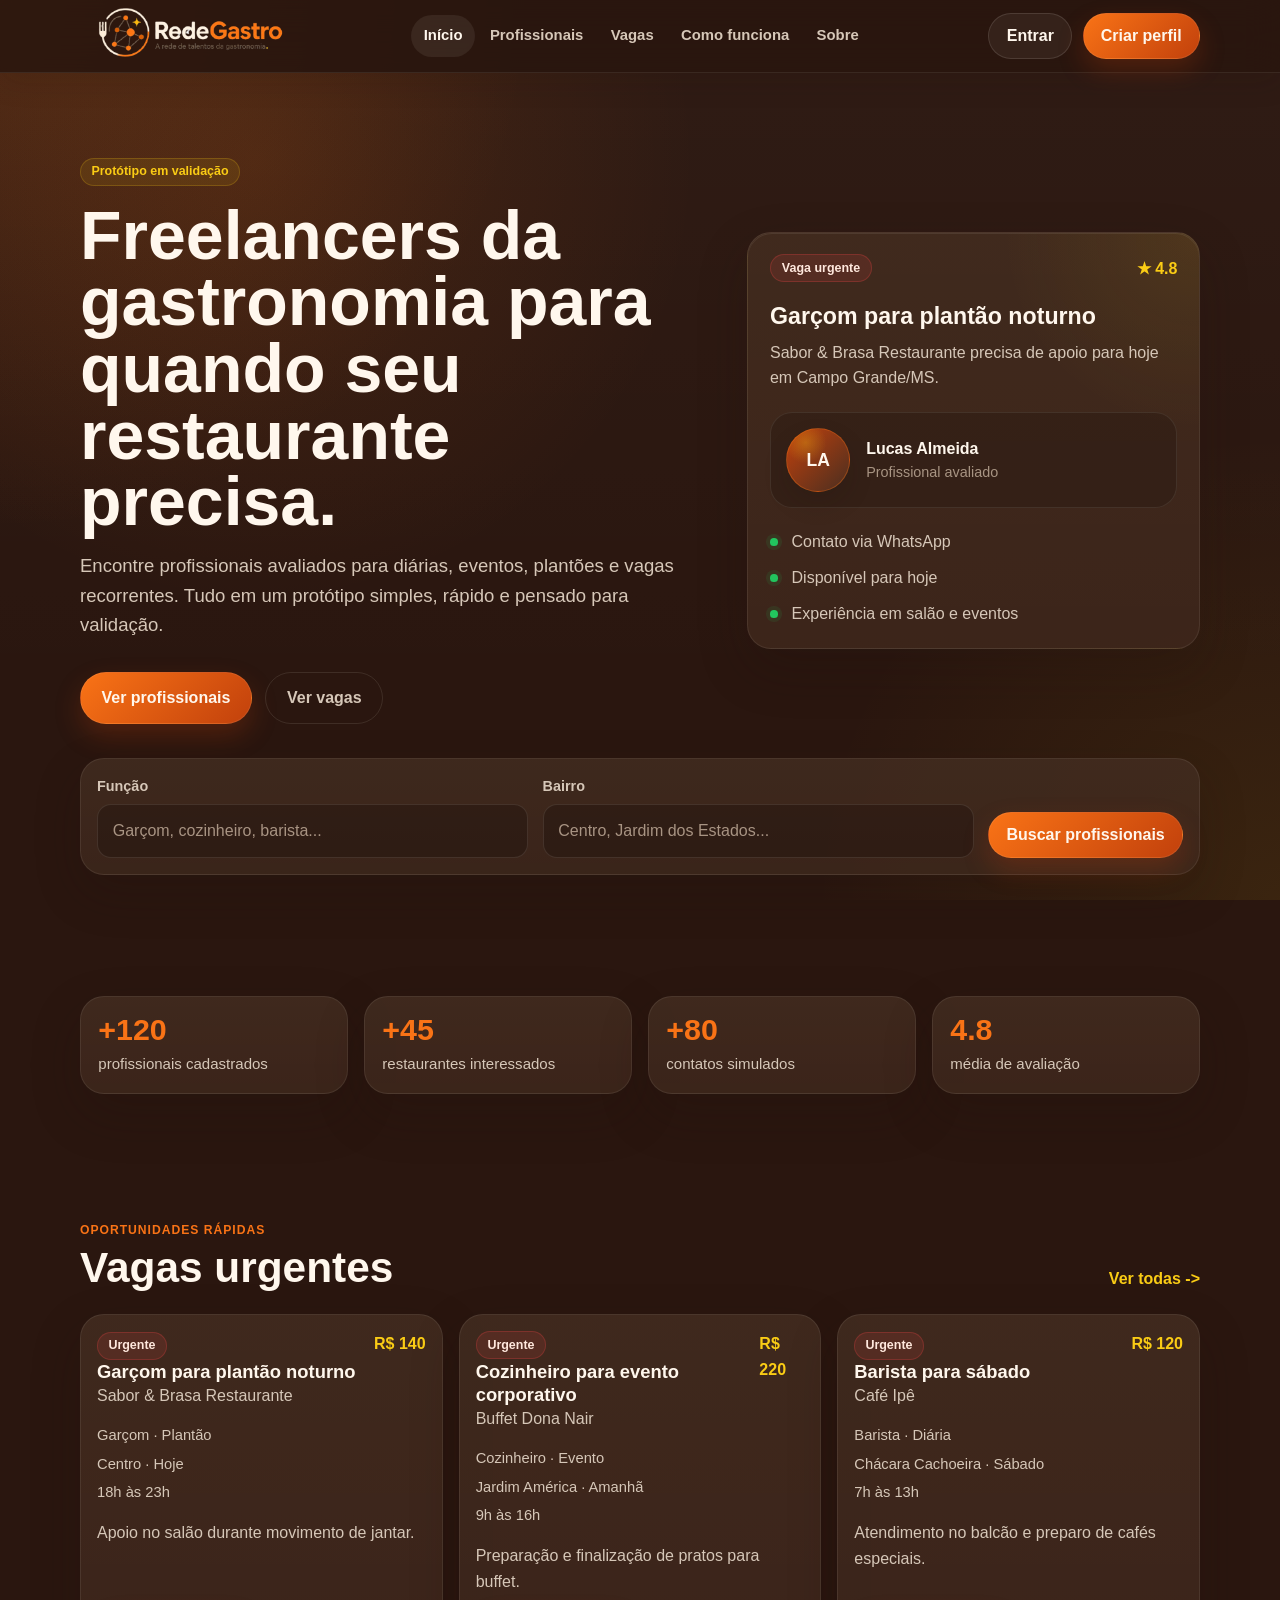
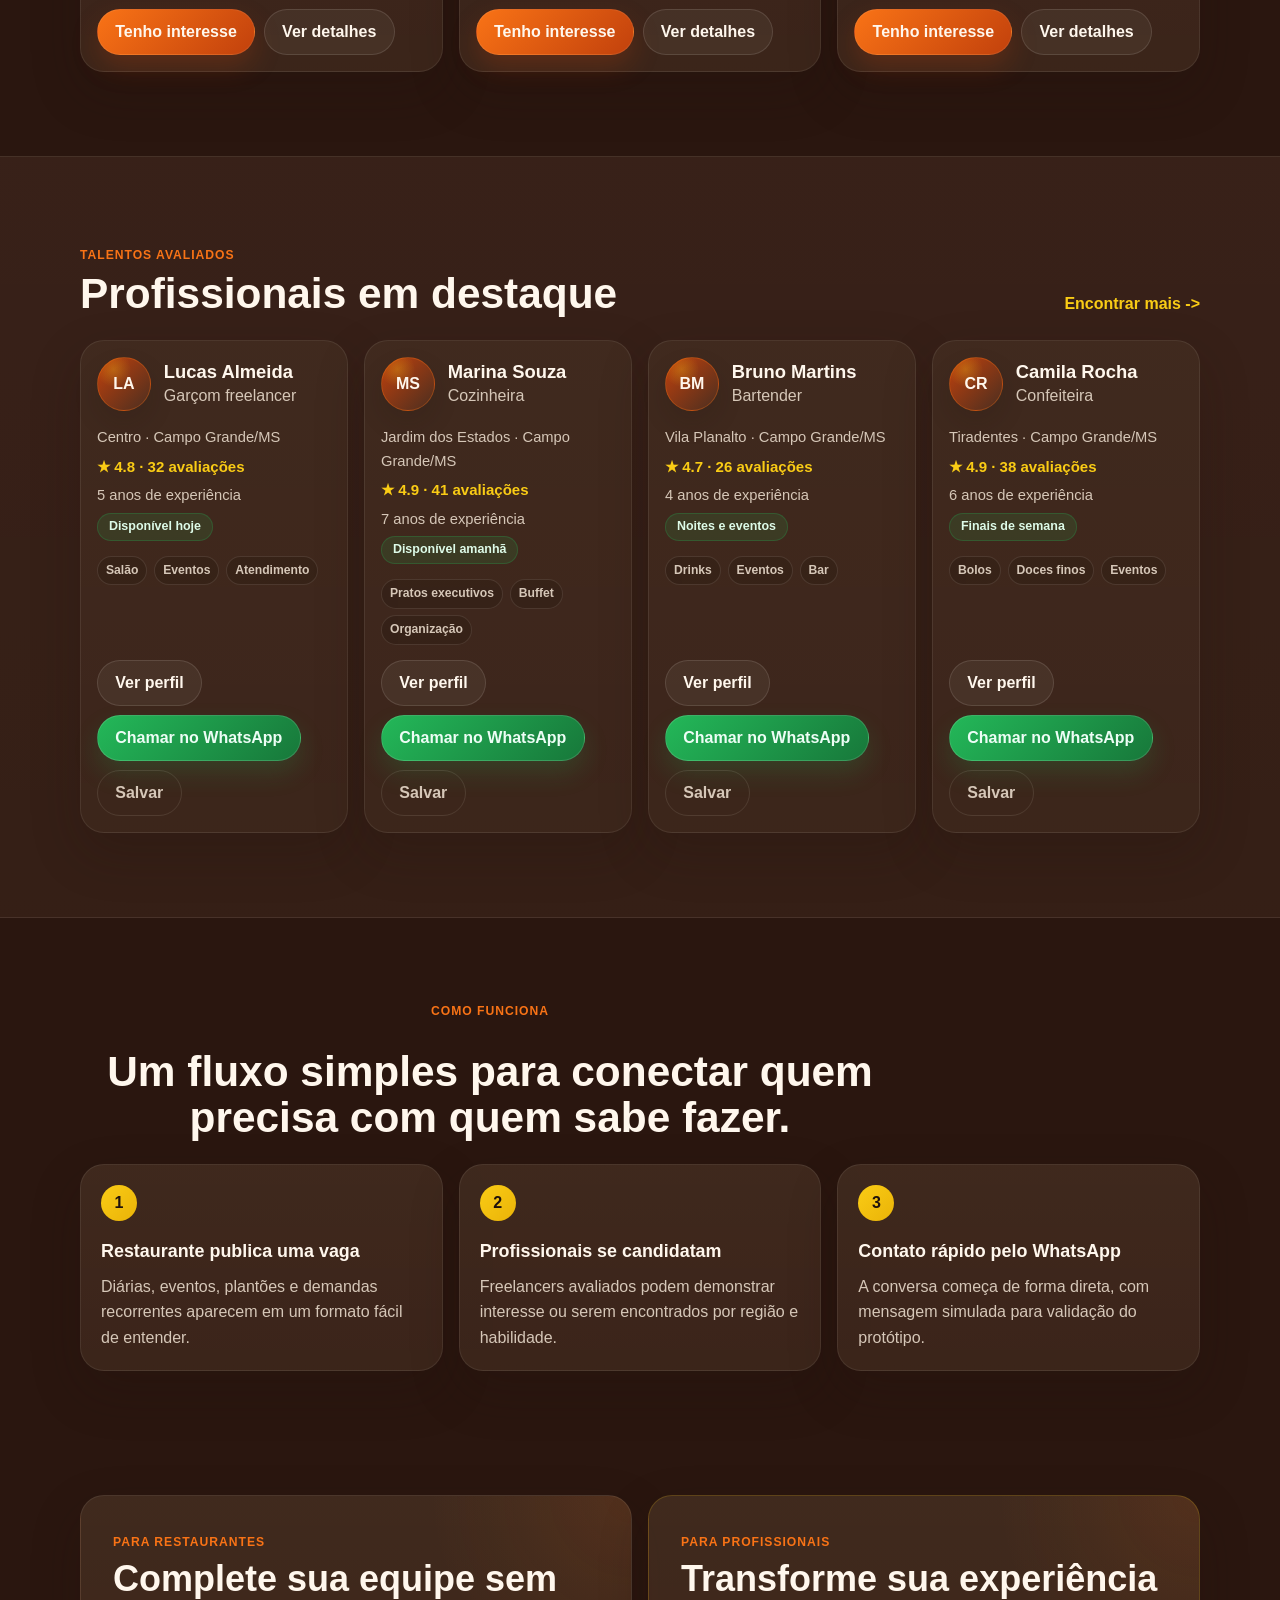
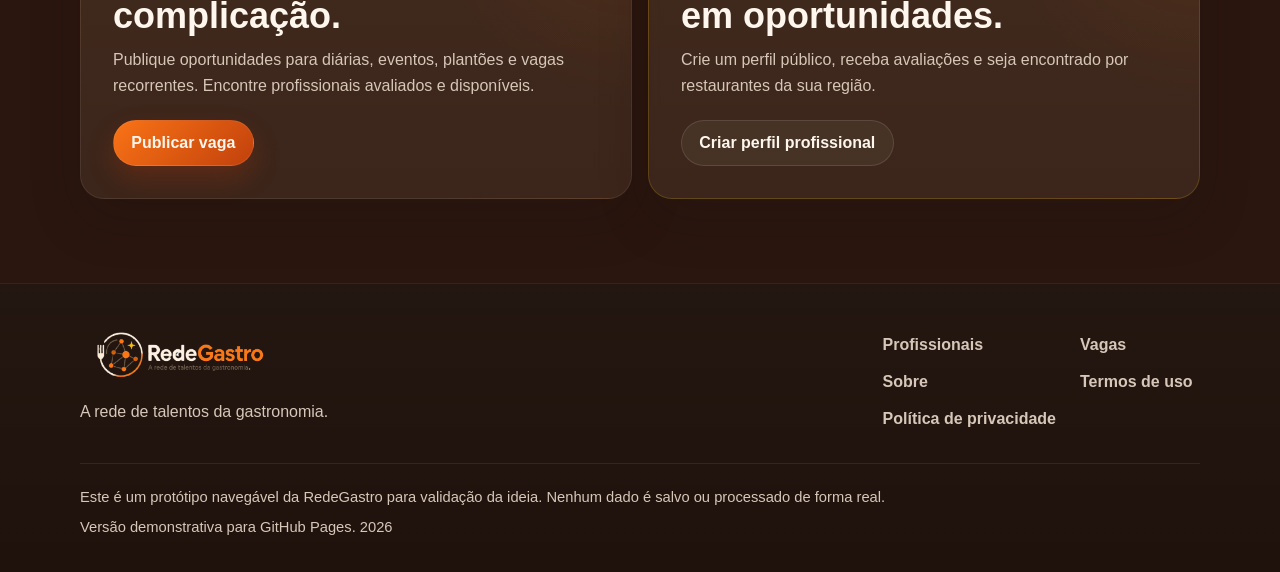
<file: index.html>
<!DOCTYPE html>
<html lang="pt-BR">
<head>
  <meta charset="UTF-8">
  <meta name="viewport" content="width=device-width, initial-scale=1.0">
  <meta name="description" content="Protótipo da RedeGastro, plataforma que conecta restaurantes a profissionais freelancers da gastronomia.">
  <meta property="og:title" content="RedeGastro | Freelancers da gastronomia">
  <meta property="og:description" content="A rede de talentos da gastronomia. Protótipo visual e navegável para validação da ideia.">
  <meta property="og:image" content="assets/images/og-image.png">
  <meta property="og:type" content="website">
  <meta property="og:locale" content="pt_BR">
  <title>RedeGastro | Freelancers da gastronomia</title>
  <link rel="icon" href="assets/images/favicon.png" type="image/png">
  <link rel="stylesheet" href="css/style.css">
  <link rel="stylesheet" href="css/responsive.css">
  <link rel="stylesheet" href="css/utilities.css">
</head>
<body data-page="home">
  <a class="skip-link" href="#conteudo">Pular para o conteúdo</a>

  <header class="site-header" data-header>
    <div class="container header__inner">
      <a class="brand" href="index.html" aria-label="RedeGastro - início">
        <img src="assets/images/logo-redegastro.png" alt="RedeGastro" width="214" height="58">
      </a>

      <button class="menu-toggle" type="button" aria-label="Abrir menu" aria-controls="main-menu" aria-expanded="false" data-menu-toggle>
        <span></span>
        <span></span>
        <span></span>
      </button>

      <nav class="main-nav" id="main-menu" aria-label="Navegação principal" data-main-nav>
        <a class="main-nav__link is-active" href="index.html">Início</a>
        <a class="main-nav__link" href="pages/profissionais.html">Profissionais</a>
        <a class="main-nav__link" href="pages/vagas.html">Vagas</a>
        <a class="main-nav__link" href="#como-funciona">Como funciona</a>
        <a class="main-nav__link" href="pages/sobre.html">Sobre</a>
      </nav>

      <div class="header-actions">
        <a class="btn btn--secondary" href="pages/login.html">Entrar</a>
        <a class="btn btn--primary" href="pages/cadastro.html">Criar perfil</a>
      </div>
    </div>
  </header>

  <main id="conteudo">
    <section class="hero section">
      <div class="container hero__grid">
        <div class="hero__content">
          <span class="badge badge--soft">Protótipo em validação</span>
          <h1>Freelancers da gastronomia para quando seu restaurante precisa.</h1>
          <p class="hero__lead">Encontre profissionais avaliados para diárias, eventos, plantões e vagas recorrentes. Tudo em um protótipo simples, rápido e pensado para validação.</p>
          <div class="hero__actions">
            <a class="btn btn--primary btn--large" href="pages/profissionais.html">Ver profissionais</a>
            <a class="btn btn--ghost btn--large" href="pages/vagas.html">Ver vagas</a>
          </div>
        </div>

        <aside class="hero-panel" aria-label="Resumo visual da plataforma">
          <div class="hero-panel__top">
            <span class="badge badge--urgent">Vaga urgente</span>
            <span class="rating" aria-label="Avaliação média 4.8">★ 4.8</span>
          </div>
          <h2>Garçom para plantão noturno</h2>
          <p>Sabor & Brasa Restaurante precisa de apoio para hoje em Campo Grande/MS.</p>
          <div class="hero-panel__profile">
            <div class="avatar avatar--lg" aria-hidden="true">LA</div>
            <div>
              <strong>Lucas Almeida</strong>
              <span>Profissional avaliado</span>
            </div>
          </div>
          <ul class="check-list">
            <li>Contato via WhatsApp</li>
            <li>Disponível para hoje</li>
            <li>Experiência em salão e eventos</li>
          </ul>
        </aside>
      </div>

      <div class="container">
        <form class="quick-search" action="pages/profissionais.html" method="get" data-quick-search>
          <div class="form-field">
            <label for="quick-role">Função</label>
            <input id="quick-role" name="funcao" type="search" placeholder="Garçom, cozinheiro, barista...">
          </div>
          <div class="form-field">
            <label for="quick-neighborhood">Bairro</label>
            <input id="quick-neighborhood" name="bairro" type="search" placeholder="Centro, Jardim dos Estados...">
          </div>
          <button class="btn btn--primary" type="submit">Buscar profissionais</button>
        </form>
      </div>
    </section>

    <section class="metrics section section--compact" aria-label="Indicadores fictícios">
      <div class="container metrics__grid">
        <article class="metric-card">
          <strong>+120</strong>
          <span>profissionais cadastrados</span>
        </article>
        <article class="metric-card">
          <strong>+45</strong>
          <span>restaurantes interessados</span>
        </article>
        <article class="metric-card">
          <strong>+80</strong>
          <span>contatos simulados</span>
        </article>
        <article class="metric-card">
          <strong>4.8</strong>
          <span>média de avaliação</span>
        </article>
      </div>
    </section>

    <section class="section">
      <div class="container">
        <div class="section-heading">
          <div>
            <span class="eyebrow">Oportunidades rápidas</span>
            <h2>Vagas urgentes</h2>
          </div>
          <a class="link-arrow" href="pages/vagas.html">Ver todas</a>
        </div>
        <div class="card-grid card-grid--jobs" id="urgent-jobs" aria-live="polite"></div>
      </div>
    </section>

    <section class="section section--surface">
      <div class="container">
        <div class="section-heading">
          <div>
            <span class="eyebrow">Talentos avaliados</span>
            <h2>Profissionais em destaque</h2>
          </div>
          <a class="link-arrow" href="pages/profissionais.html">Encontrar mais</a>
        </div>
        <div class="card-grid card-grid--professionals" id="featured-professionals" aria-live="polite"></div>
      </div>
    </section>

    <section class="section" id="como-funciona">
      <div class="container">
        <div class="section-heading section-heading--center">
          <span class="eyebrow">Como funciona</span>
          <h2>Um fluxo simples para conectar quem precisa com quem sabe fazer.</h2>
        </div>

        <div class="steps">
          <article class="step-card">
            <span class="step-card__number">1</span>
            <h3>Restaurante publica uma vaga</h3>
            <p>Diárias, eventos, plantões e demandas recorrentes aparecem em um formato fácil de entender.</p>
          </article>
          <article class="step-card">
            <span class="step-card__number">2</span>
            <h3>Profissionais se candidatam</h3>
            <p>Freelancers avaliados podem demonstrar interesse ou serem encontrados por região e habilidade.</p>
          </article>
          <article class="step-card">
            <span class="step-card__number">3</span>
            <h3>Contato rápido pelo WhatsApp</h3>
            <p>A conversa começa de forma direta, com mensagem simulada para validação do protótipo.</p>
          </article>
        </div>
      </div>
    </section>

    <section class="section section--split">
      <div class="container split-grid">
        <article class="cta-panel">
          <span class="eyebrow">Para restaurantes</span>
          <h2>Complete sua equipe sem complicação.</h2>
          <p>Publique oportunidades para diárias, eventos, plantões e vagas recorrentes. Encontre profissionais avaliados e disponíveis.</p>
          <a class="btn btn--primary" href="pages/vagas.html">Publicar vaga</a>
        </article>

        <article class="cta-panel cta-panel--accent">
          <span class="eyebrow">Para profissionais</span>
          <h2>Transforme sua experiência em oportunidades.</h2>
          <p>Crie um perfil público, receba avaliações e seja encontrado por restaurantes da sua região.</p>
          <a class="btn btn--secondary" href="pages/cadastro.html">Criar perfil profissional</a>
        </article>
      </div>
    </section>
  </main>

  <footer class="site-footer">
    <div class="container footer__grid">
      <div>
        <a class="brand brand--footer" href="index.html" aria-label="RedeGastro - início">
          <img src="assets/images/logo-redegastro.png" alt="RedeGastro" width="194" height="52">
        </a>
        <p>A rede de talentos da gastronomia.</p>
      </div>
      <nav class="footer-links" aria-label="Links do rodapé">
        <a href="pages/profissionais.html">Profissionais</a>
        <a href="pages/vagas.html">Vagas</a>
        <a href="pages/sobre.html">Sobre</a>
        <a href="pages/termos.html">Termos de uso</a>
        <a href="pages/privacidade.html">Política de privacidade</a>
      </nav>
    </div>
    <div class="container footer__bottom">
      <p>Este é um protótipo navegável da RedeGastro para validação da ideia. Nenhum dado é salvo ou processado de forma real.</p>
      <p>Versão demonstrativa para GitHub Pages. <span data-current-year></span></p>
    </div>
  </footer>

  <div class="toast-region" aria-live="polite" aria-atomic="true" data-toast-region></div>

  <script src="js/data.js"></script>
  <script src="js/ui.js"></script>
  <script src="js/filters.js"></script>
  <script src="js/forms.js"></script>
  <script src="js/main.js"></script>
</body>
</html>
</file>
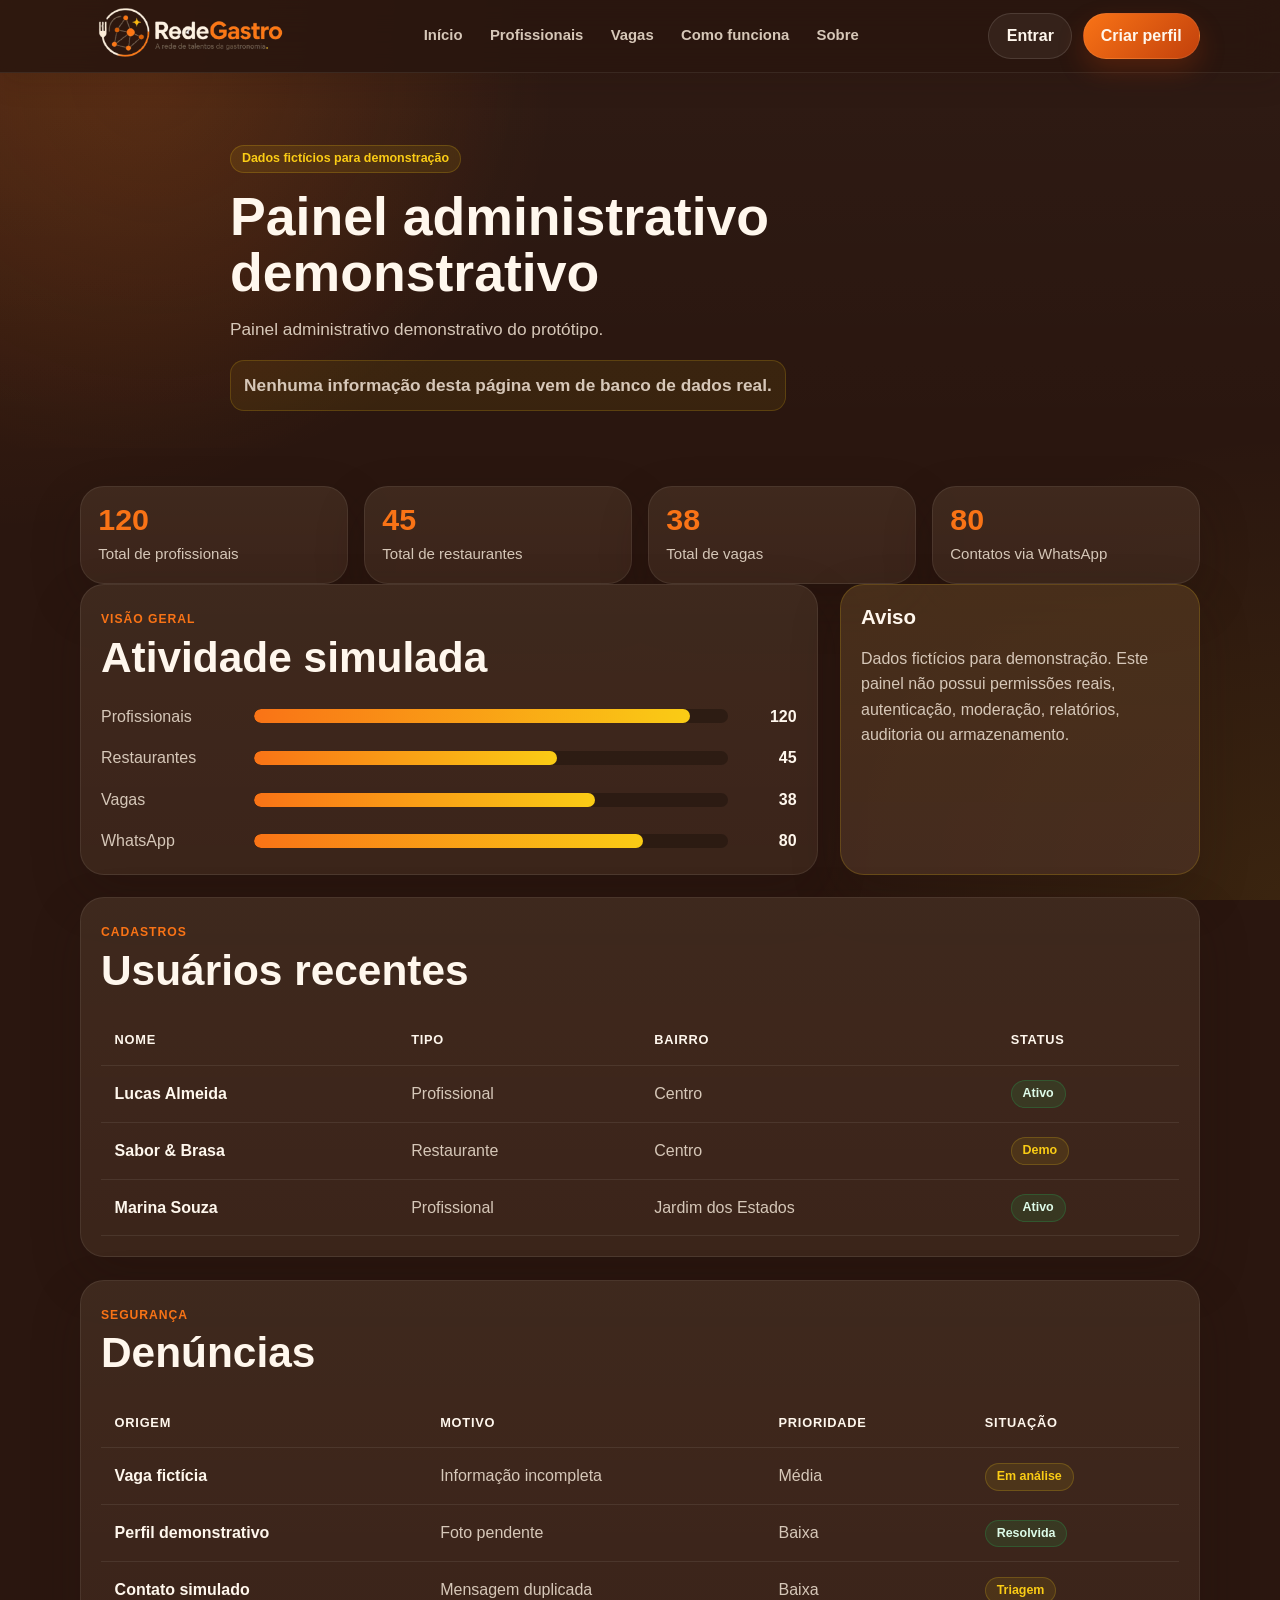
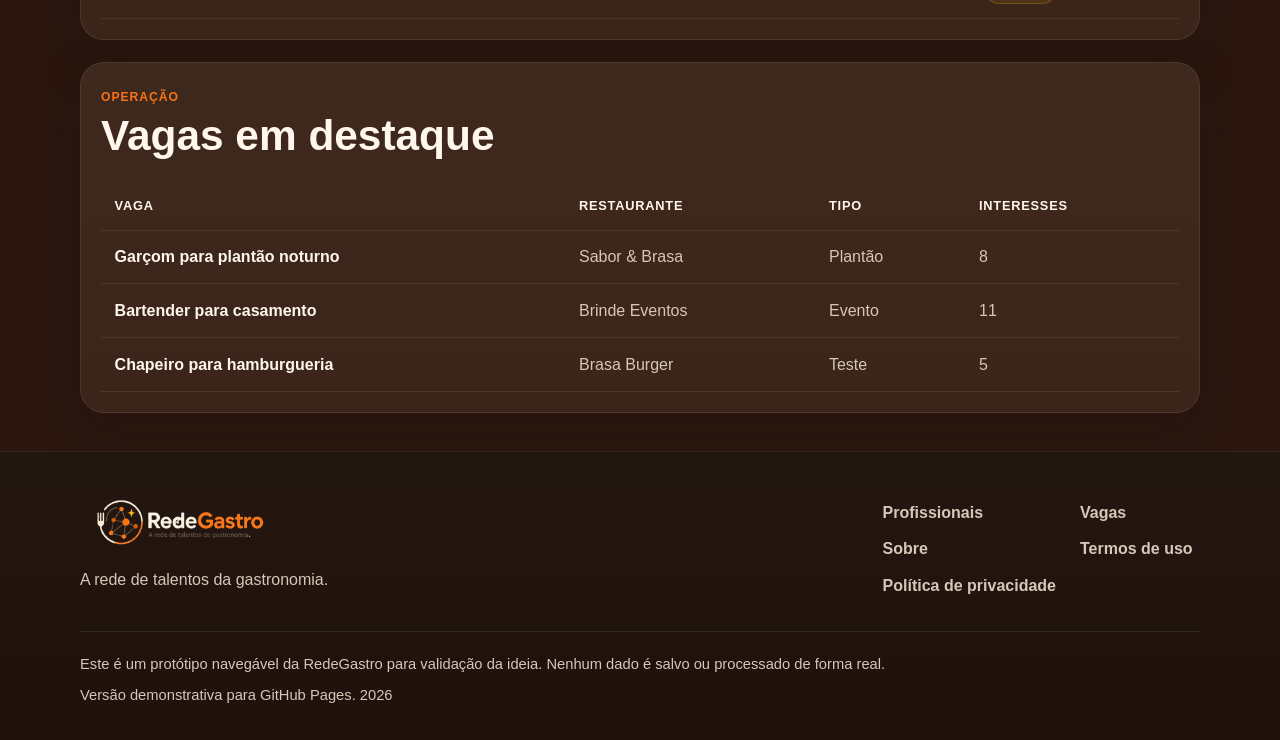
<file: pages/admin.html>
<!DOCTYPE html>
<html lang="pt-BR">
<head>
  <meta charset="UTF-8">
  <meta name="viewport" content="width=device-width, initial-scale=1.0">
  <meta name="description" content="Painel administrativo fictício da RedeGastro para demonstração do protótipo navegável.">
  <meta property="og:title" content="RedeGastro | Admin demonstrativo">
  <meta property="og:description" content="Painel administrativo demonstrativo com métricas, tabelas e gráfico visual fictício.">
  <meta property="og:image" content="../assets/images/og-image.png">
  <meta property="og:type" content="website">
  <meta property="og:locale" content="pt_BR">
  <title>RedeGastro | Admin demonstrativo</title>
  <link rel="icon" href="../assets/images/favicon.png" type="image/png">
  <link rel="stylesheet" href="../css/style.css">
  <link rel="stylesheet" href="../css/responsive.css">
  <link rel="stylesheet" href="../css/utilities.css">
</head>
<body data-page="admin">
  <a class="skip-link" href="#conteudo">Pular para o conteúdo</a>

  <header class="site-header" data-header>
    <div class="container header__inner">
      <a class="brand" href="../index.html" aria-label="RedeGastro - início">
        <img src="../assets/images/logo-redegastro.png" alt="RedeGastro" width="214" height="58">
      </a>

      <button class="menu-toggle" type="button" aria-label="Abrir menu" aria-controls="main-menu" aria-expanded="false" data-menu-toggle>
        <span></span>
        <span></span>
        <span></span>
      </button>

      <nav class="main-nav" id="main-menu" aria-label="Navegação principal" data-main-nav>
        <a class="main-nav__link" href="../index.html">Início</a>
        <a class="main-nav__link" href="profissionais.html">Profissionais</a>
        <a class="main-nav__link" href="vagas.html">Vagas</a>
        <a class="main-nav__link" href="../index.html#como-funciona">Como funciona</a>
        <a class="main-nav__link" href="sobre.html">Sobre</a>
      </nav>

      <div class="header-actions">
        <a class="btn btn--secondary" href="login.html">Entrar</a>
        <a class="btn btn--primary" href="cadastro.html">Criar perfil</a>
      </div>
    </div>
  </header>

  <main id="conteudo">
    <section class="page-hero">
      <div class="container page-hero__content">
        <span class="badge badge--soft">Dados fictícios para demonstração</span>
        <h1>Painel administrativo demonstrativo</h1>
        <p>Painel administrativo demonstrativo do protótipo.</p>
        <p class="notice">Nenhuma informação desta página vem de banco de dados real.</p>
      </div>
    </section>

    <section class="section section--compact">
      <div class="container">
        <div class="dashboard-metrics">
          <article class="metric-card">
            <strong>120</strong>
            <span>Total de profissionais</span>
          </article>
          <article class="metric-card">
            <strong>45</strong>
            <span>Total de restaurantes</span>
          </article>
          <article class="metric-card">
            <strong>38</strong>
            <span>Total de vagas</span>
          </article>
          <article class="metric-card">
            <strong>80</strong>
            <span>Contatos via WhatsApp</span>
          </article>
        </div>

        <div class="admin-grid">
          <section class="dashboard-card" aria-labelledby="grafico-admin">
            <div class="section-heading section-heading--compact">
              <div>
                <span class="eyebrow">Visão geral</span>
                <h2 id="grafico-admin">Atividade simulada</h2>
              </div>
            </div>

            <div class="bar-chart" aria-label="Gráfico visual fictício de atividade da plataforma">
              <div class="bar-chart__row" style="--bar-size: 92%;">
                <span>Profissionais</span>
                <div><i></i></div>
                <strong>120</strong>
              </div>
              <div class="bar-chart__row" style="--bar-size: 64%;">
                <span>Restaurantes</span>
                <div><i></i></div>
                <strong>45</strong>
              </div>
              <div class="bar-chart__row" style="--bar-size: 72%;">
                <span>Vagas</span>
                <div><i></i></div>
                <strong>38</strong>
              </div>
              <div class="bar-chart__row" style="--bar-size: 82%;">
                <span>WhatsApp</span>
                <div><i></i></div>
                <strong>80</strong>
              </div>
            </div>
          </section>

          <section class="dashboard-card dashboard-card--notice">
            <h2>Aviso</h2>
            <p>Dados fictícios para demonstração. Este painel não possui permissões reais, autenticação, moderação, relatórios, auditoria ou armazenamento.</p>
          </section>
        </div>

        <div class="admin-tables">
          <section class="dashboard-card" aria-labelledby="usuarios-recentes">
            <div class="section-heading section-heading--compact">
              <div>
                <span class="eyebrow">Cadastros</span>
                <h2 id="usuarios-recentes">Usuários recentes</h2>
              </div>
            </div>

            <div class="table-wrap">
              <table class="data-table">
                <thead>
                  <tr>
                    <th scope="col">Nome</th>
                    <th scope="col">Tipo</th>
                    <th scope="col">Bairro</th>
                    <th scope="col">Status</th>
                  </tr>
                </thead>
                <tbody>
                  <tr>
                    <td>Lucas Almeida</td>
                    <td>Profissional</td>
                    <td>Centro</td>
                    <td><span class="badge badge--status">Ativo</span></td>
                  </tr>
                  <tr>
                    <td>Sabor &amp; Brasa</td>
                    <td>Restaurante</td>
                    <td>Centro</td>
                    <td><span class="badge badge--soft">Demo</span></td>
                  </tr>
                  <tr>
                    <td>Marina Souza</td>
                    <td>Profissional</td>
                    <td>Jardim dos Estados</td>
                    <td><span class="badge badge--status">Ativo</span></td>
                  </tr>
                </tbody>
              </table>
            </div>
          </section>

          <section class="dashboard-card" aria-labelledby="denuncias-admin">
            <div class="section-heading section-heading--compact">
              <div>
                <span class="eyebrow">Segurança</span>
                <h2 id="denuncias-admin">Denúncias</h2>
              </div>
            </div>

            <div class="table-wrap">
              <table class="data-table">
                <thead>
                  <tr>
                    <th scope="col">Origem</th>
                    <th scope="col">Motivo</th>
                    <th scope="col">Prioridade</th>
                    <th scope="col">Situação</th>
                  </tr>
                </thead>
                <tbody>
                  <tr>
                    <td>Vaga fictícia</td>
                    <td>Informação incompleta</td>
                    <td>Média</td>
                    <td><span class="badge badge--soft">Em análise</span></td>
                  </tr>
                  <tr>
                    <td>Perfil demonstrativo</td>
                    <td>Foto pendente</td>
                    <td>Baixa</td>
                    <td><span class="badge badge--status">Resolvida</span></td>
                  </tr>
                  <tr>
                    <td>Contato simulado</td>
                    <td>Mensagem duplicada</td>
                    <td>Baixa</td>
                    <td><span class="badge badge--soft">Triagem</span></td>
                  </tr>
                </tbody>
              </table>
            </div>
          </section>

          <section class="dashboard-card" aria-labelledby="vagas-destaque-admin">
            <div class="section-heading section-heading--compact">
              <div>
                <span class="eyebrow">Operação</span>
                <h2 id="vagas-destaque-admin">Vagas em destaque</h2>
              </div>
            </div>

            <div class="table-wrap">
              <table class="data-table">
                <thead>
                  <tr>
                    <th scope="col">Vaga</th>
                    <th scope="col">Restaurante</th>
                    <th scope="col">Tipo</th>
                    <th scope="col">Interesses</th>
                  </tr>
                </thead>
                <tbody>
                  <tr>
                    <td>Garçom para plantão noturno</td>
                    <td>Sabor &amp; Brasa</td>
                    <td>Plantão</td>
                    <td>8</td>
                  </tr>
                  <tr>
                    <td>Bartender para casamento</td>
                    <td>Brinde Eventos</td>
                    <td>Evento</td>
                    <td>11</td>
                  </tr>
                  <tr>
                    <td>Chapeiro para hamburgueria</td>
                    <td>Brasa Burger</td>
                    <td>Teste</td>
                    <td>5</td>
                  </tr>
                </tbody>
              </table>
            </div>
          </section>
        </div>
      </div>
    </section>
  </main>

  <footer class="site-footer">
    <div class="container footer__grid">
      <div>
        <a class="brand brand--footer" href="../index.html" aria-label="RedeGastro - início">
          <img src="../assets/images/logo-redegastro.png" alt="RedeGastro" width="194" height="52">
        </a>
        <p>A rede de talentos da gastronomia.</p>
      </div>
      <nav class="footer-links" aria-label="Links do rodapé">
        <a href="profissionais.html">Profissionais</a>
        <a href="vagas.html">Vagas</a>
        <a href="sobre.html">Sobre</a>
        <a href="termos.html">Termos de uso</a>
        <a href="privacidade.html">Política de privacidade</a>
      </nav>
    </div>
    <div class="container footer__bottom">
      <p>Este é um protótipo navegável da RedeGastro para validação da ideia. Nenhum dado é salvo ou processado de forma real.</p>
      <p>Versão demonstrativa para GitHub Pages. <span data-current-year></span></p>
    </div>
  </footer>

  <div class="toast-region" aria-live="polite" aria-atomic="true" data-toast-region></div>

  <script src="../js/data.js"></script>
  <script src="../js/ui.js"></script>
  <script src="../js/filters.js"></script>
  <script src="../js/forms.js"></script>
  <script src="../js/main.js"></script>
</body>
</html>
</file>
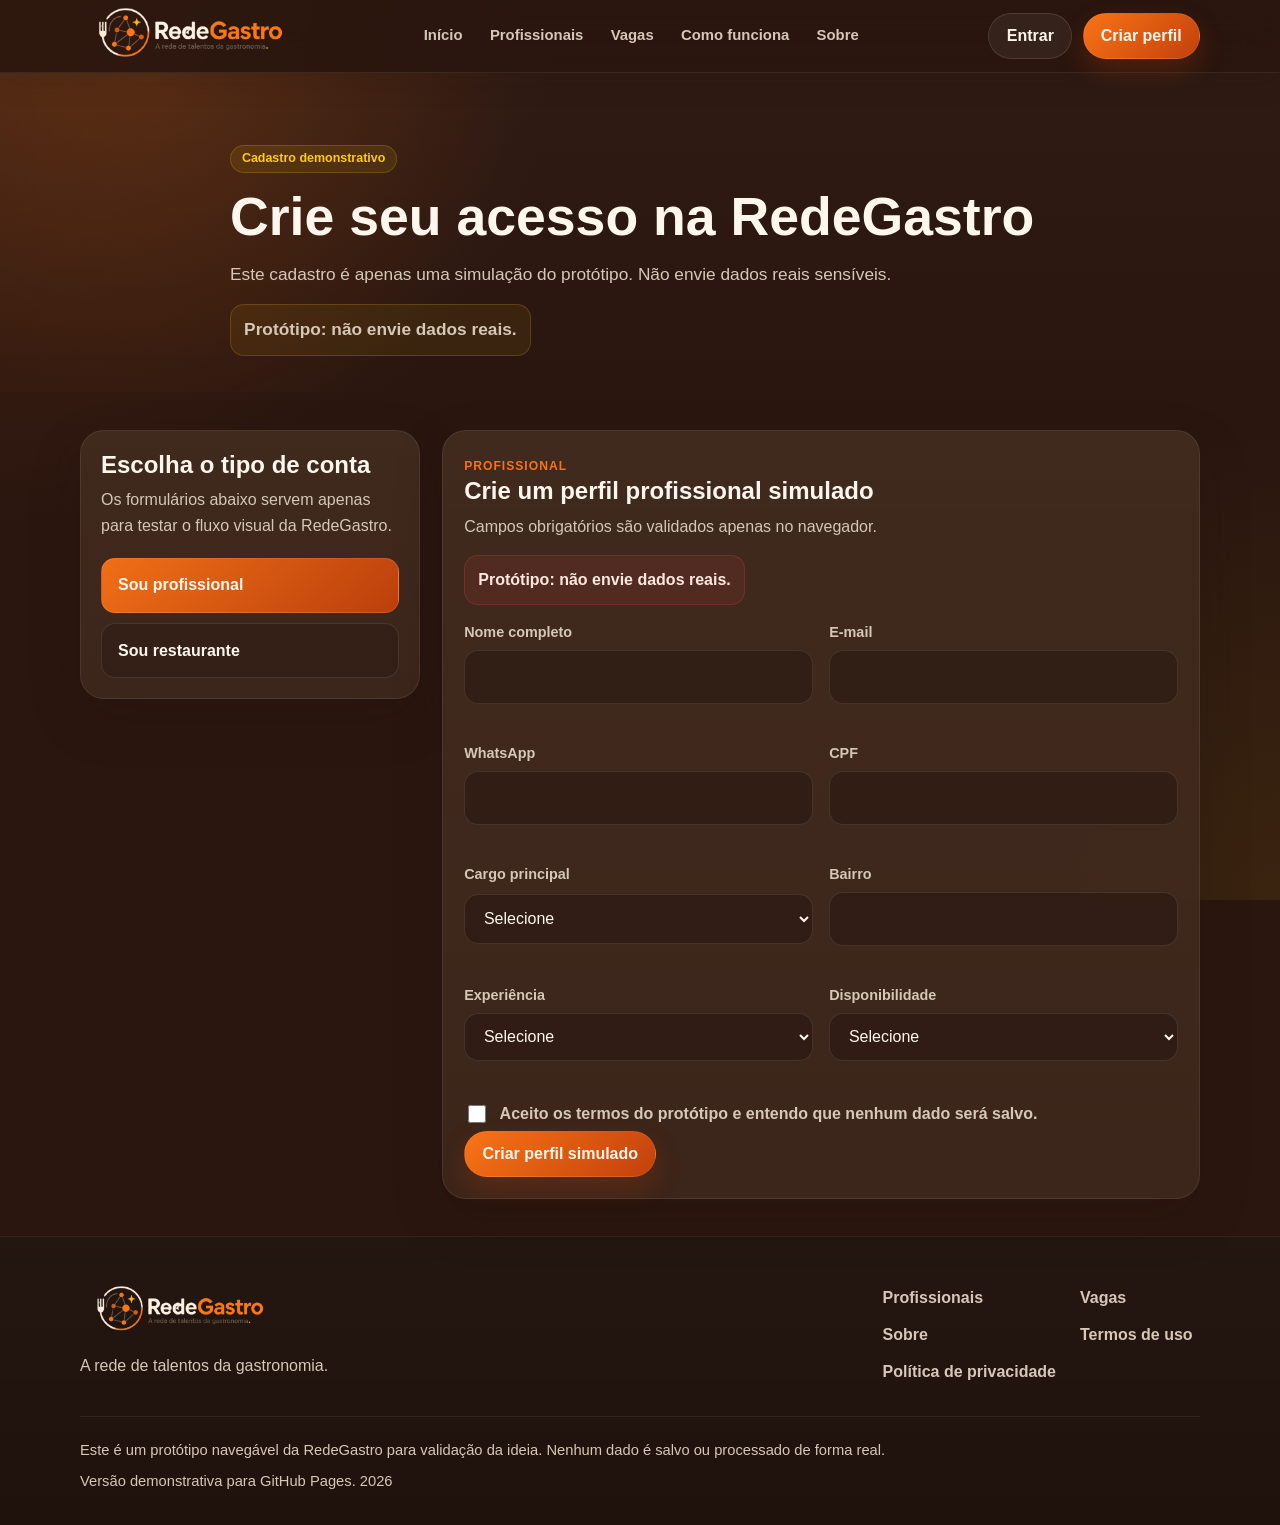
<file: pages/cadastro.html>
<!DOCTYPE html>
<html lang="pt-BR">
<head>
  <meta charset="UTF-8">
  <meta name="viewport" content="width=device-width, initial-scale=1.0">
  <meta name="description" content="Cadastro simulado da RedeGastro para profissionais e restaurantes no protótipo navegável.">
  <meta property="og:title" content="RedeGastro | Cadastro simulado">
  <meta property="og:description" content="Crie um acesso demonstrativo no protótipo RedeGastro. Nenhum dado é salvo.">
  <meta property="og:image" content="../assets/images/og-image.png">
  <meta property="og:type" content="website">
  <meta property="og:locale" content="pt_BR">
  <title>RedeGastro | Criar acesso</title>
  <link rel="icon" href="../assets/images/favicon.png" type="image/png">
  <link rel="stylesheet" href="../css/style.css">
  <link rel="stylesheet" href="../css/responsive.css">
  <link rel="stylesheet" href="../css/utilities.css">
</head>
<body data-page="signup">
  <a class="skip-link" href="#conteudo">Pular para o conteúdo</a>

  <header class="site-header" data-header>
    <div class="container header__inner">
      <a class="brand" href="../index.html" aria-label="RedeGastro - início">
        <img src="../assets/images/logo-redegastro.png" alt="RedeGastro" width="214" height="58">
      </a>

      <button class="menu-toggle" type="button" aria-label="Abrir menu" aria-controls="main-menu" aria-expanded="false" data-menu-toggle>
        <span></span>
        <span></span>
        <span></span>
      </button>

      <nav class="main-nav" id="main-menu" aria-label="Navegação principal" data-main-nav>
        <a class="main-nav__link" href="../index.html">Início</a>
        <a class="main-nav__link" href="profissionais.html">Profissionais</a>
        <a class="main-nav__link" href="vagas.html">Vagas</a>
        <a class="main-nav__link" href="../index.html#como-funciona">Como funciona</a>
        <a class="main-nav__link" href="sobre.html">Sobre</a>
      </nav>

      <div class="header-actions">
        <a class="btn btn--secondary" href="login.html">Entrar</a>
        <a class="btn btn--primary" href="cadastro.html">Criar perfil</a>
      </div>
    </div>
  </header>

  <main id="conteudo">
    <section class="page-hero">
      <div class="container page-hero__content">
        <span class="badge badge--soft">Cadastro demonstrativo</span>
        <h1>Crie seu acesso na RedeGastro</h1>
        <p>Este cadastro é apenas uma simulação do protótipo. Não envie dados reais sensíveis.</p>
        <p class="notice">Protótipo: não envie dados reais.</p>
      </div>
    </section>

    <section class="section section--compact">
      <div class="container form-layout">
        <aside class="form-aside">
          <h2>Escolha o tipo de conta</h2>
          <p>Os formulários abaixo servem apenas para testar o fluxo visual da RedeGastro.</p>

          <div class="account-switch" role="group" aria-label="Tipo de conta">
            <button class="account-option is-active" type="button" data-account-option="professional" aria-pressed="true">Sou profissional</button>
            <button class="account-option" type="button" data-account-option="restaurant" aria-pressed="false">Sou restaurante</button>
          </div>
        </aside>

        <div class="form-stack">
          <form class="form-card" data-account-panel="professional" data-prototype-form novalidate>
            <div class="form-card__header">
              <span class="eyebrow">Profissional</span>
              <h2>Crie um perfil profissional simulado</h2>
              <p>Campos obrigatórios são validados apenas no navegador.</p>
            </div>

            <div class="form-alert">Protótipo: não envie dados reais.</div>

            <div class="form-grid">
              <div class="form-field">
                <label for="professional-name">Nome completo</label>
                <input id="professional-name" name="name" type="text" autocomplete="name" required>
                <small class="field-error" data-error-for="professional-name"></small>
              </div>

              <div class="form-field">
                <label for="professional-email">E-mail</label>
                <input id="professional-email" name="email" type="email" autocomplete="email" required data-validation="email">
                <small class="field-error" data-error-for="professional-email"></small>
              </div>

              <div class="form-field">
                <label for="professional-whatsapp">WhatsApp</label>
                <input id="professional-whatsapp" name="whatsapp" type="tel" inputmode="numeric" autocomplete="tel" required data-validation="whatsapp" data-mask="whatsapp">
                <small class="field-error" data-error-for="professional-whatsapp"></small>
              </div>

              <div class="form-field">
                <label for="professional-cpf">CPF</label>
                <input id="professional-cpf" name="cpf" type="text" inputmode="numeric" required data-validation="cpf" data-mask="cpf">
                <small class="field-error" data-error-for="professional-cpf"></small>
              </div>

              <div class="form-field">
                <label for="professional-role">Cargo principal</label>
                <select id="professional-role" name="role" required>
                  <option value="">Selecione</option>
                  <option>Garçom</option>
                  <option>Cumim</option>
                  <option>Cozinheiro</option>
                  <option>Auxiliar de cozinha</option>
                  <option>Barista</option>
                  <option>Bartender</option>
                  <option>Sushiman</option>
                  <option>Pizzaiolo</option>
                  <option>Confeiteira</option>
                  <option>Padeiro</option>
                  <option>Chapeiro</option>
                  <option>Atendente</option>
                  <option>Freelancer para buffet</option>
                </select>
                <small class="field-error" data-error-for="professional-role"></small>
              </div>

              <div class="form-field">
                <label for="professional-neighborhood">Bairro</label>
                <input id="professional-neighborhood" name="neighborhood" type="text" required>
                <small class="field-error" data-error-for="professional-neighborhood"></small>
              </div>

              <div class="form-field">
                <label for="professional-experience">Experiência</label>
                <select id="professional-experience" name="experience" required>
                  <option value="">Selecione</option>
                  <option>Menos de 1 ano</option>
                  <option>1 a 2 anos</option>
                  <option>3 a 5 anos</option>
                  <option>Mais de 5 anos</option>
                </select>
                <small class="field-error" data-error-for="professional-experience"></small>
              </div>

              <div class="form-field">
                <label for="professional-availability">Disponibilidade</label>
                <select id="professional-availability" name="availability" required>
                  <option value="">Selecione</option>
                  <option>Disponível hoje</option>
                  <option>Disponível amanhã</option>
                  <option>Manhãs</option>
                  <option>Noites e eventos</option>
                  <option>Finais de semana</option>
                </select>
                <small class="field-error" data-error-for="professional-availability"></small>
              </div>
            </div>

            <label class="checkbox-field" for="professional-terms">
              <input id="professional-terms" name="terms" type="checkbox" required>
              <span>Aceito os termos do protótipo e entendo que nenhum dado será salvo.</span>
            </label>
            <small class="field-error" data-error-for="professional-terms"></small>

            <button class="btn btn--primary" type="submit">Criar perfil simulado</button>
          </form>

          <form class="form-card" data-account-panel="restaurant" data-prototype-form hidden novalidate>
            <div class="form-card__header">
              <span class="eyebrow">Restaurante</span>
              <h2>Crie uma conta simulada para estabelecimento</h2>
              <p>Use informações fictícias para testar a apresentação.</p>
            </div>

            <div class="form-alert">Protótipo: não envie dados reais.</div>

            <div class="form-grid">
              <div class="form-field">
                <label for="restaurant-name">Nome do estabelecimento</label>
                <input id="restaurant-name" name="restaurantName" type="text" required disabled>
                <small class="field-error" data-error-for="restaurant-name"></small>
              </div>

              <div class="form-field">
                <label for="restaurant-owner">Nome do responsável</label>
                <input id="restaurant-owner" name="owner" type="text" autocomplete="name" required disabled>
                <small class="field-error" data-error-for="restaurant-owner"></small>
              </div>

              <div class="form-field">
                <label for="restaurant-email">E-mail</label>
                <input id="restaurant-email" name="email" type="email" autocomplete="email" required data-validation="email" disabled>
                <small class="field-error" data-error-for="restaurant-email"></small>
              </div>

              <div class="form-field">
                <label for="restaurant-whatsapp">WhatsApp</label>
                <input id="restaurant-whatsapp" name="whatsapp" type="tel" inputmode="numeric" autocomplete="tel" required data-validation="whatsapp" data-mask="whatsapp" disabled>
                <small class="field-error" data-error-for="restaurant-whatsapp"></small>
              </div>

              <div class="form-field">
                <label for="restaurant-type">Tipo de estabelecimento</label>
                <select id="restaurant-type" name="type" required disabled>
                  <option value="">Selecione</option>
                  <option>Restaurante</option>
                  <option>Bar</option>
                  <option>Cafeteria</option>
                  <option>Pizzaria</option>
                  <option>Hamburgueria</option>
                  <option>Padaria</option>
                  <option>Confeitaria</option>
                  <option>Buffet</option>
                  <option>Casa de eventos</option>
                </select>
                <small class="field-error" data-error-for="restaurant-type"></small>
              </div>

              <div class="form-field">
                <label for="restaurant-neighborhood">Bairro</label>
                <input id="restaurant-neighborhood" name="neighborhood" type="text" required disabled>
                <small class="field-error" data-error-for="restaurant-neighborhood"></small>
              </div>
            </div>

            <label class="checkbox-field" for="restaurant-terms">
              <input id="restaurant-terms" name="terms" type="checkbox" required disabled>
              <span>Aceito os termos do protótipo e entendo que nenhum dado será salvo.</span>
            </label>
            <small class="field-error" data-error-for="restaurant-terms"></small>

            <button class="btn btn--primary" type="submit">Criar conta simulada</button>
          </form>
        </div>
      </div>
    </section>
  </main>

  <footer class="site-footer">
    <div class="container footer__grid">
      <div>
        <a class="brand brand--footer" href="../index.html" aria-label="RedeGastro - início">
          <img src="../assets/images/logo-redegastro.png" alt="RedeGastro" width="194" height="52">
        </a>
        <p>A rede de talentos da gastronomia.</p>
      </div>
      <nav class="footer-links" aria-label="Links do rodapé">
        <a href="profissionais.html">Profissionais</a>
        <a href="vagas.html">Vagas</a>
        <a href="sobre.html">Sobre</a>
        <a href="termos.html">Termos de uso</a>
        <a href="privacidade.html">Política de privacidade</a>
      </nav>
    </div>
    <div class="container footer__bottom">
      <p>Este é um protótipo navegável da RedeGastro para validação da ideia. Nenhum dado é salvo ou processado de forma real.</p>
      <p>Versão demonstrativa para GitHub Pages. <span data-current-year></span></p>
    </div>
  </footer>

  <div class="toast-region" aria-live="polite" aria-atomic="true" data-toast-region></div>

  <script src="../js/data.js"></script>
  <script src="../js/ui.js"></script>
  <script src="../js/filters.js"></script>
  <script src="../js/forms.js"></script>
  <script src="../js/main.js"></script>
</body>
</html>
</file>
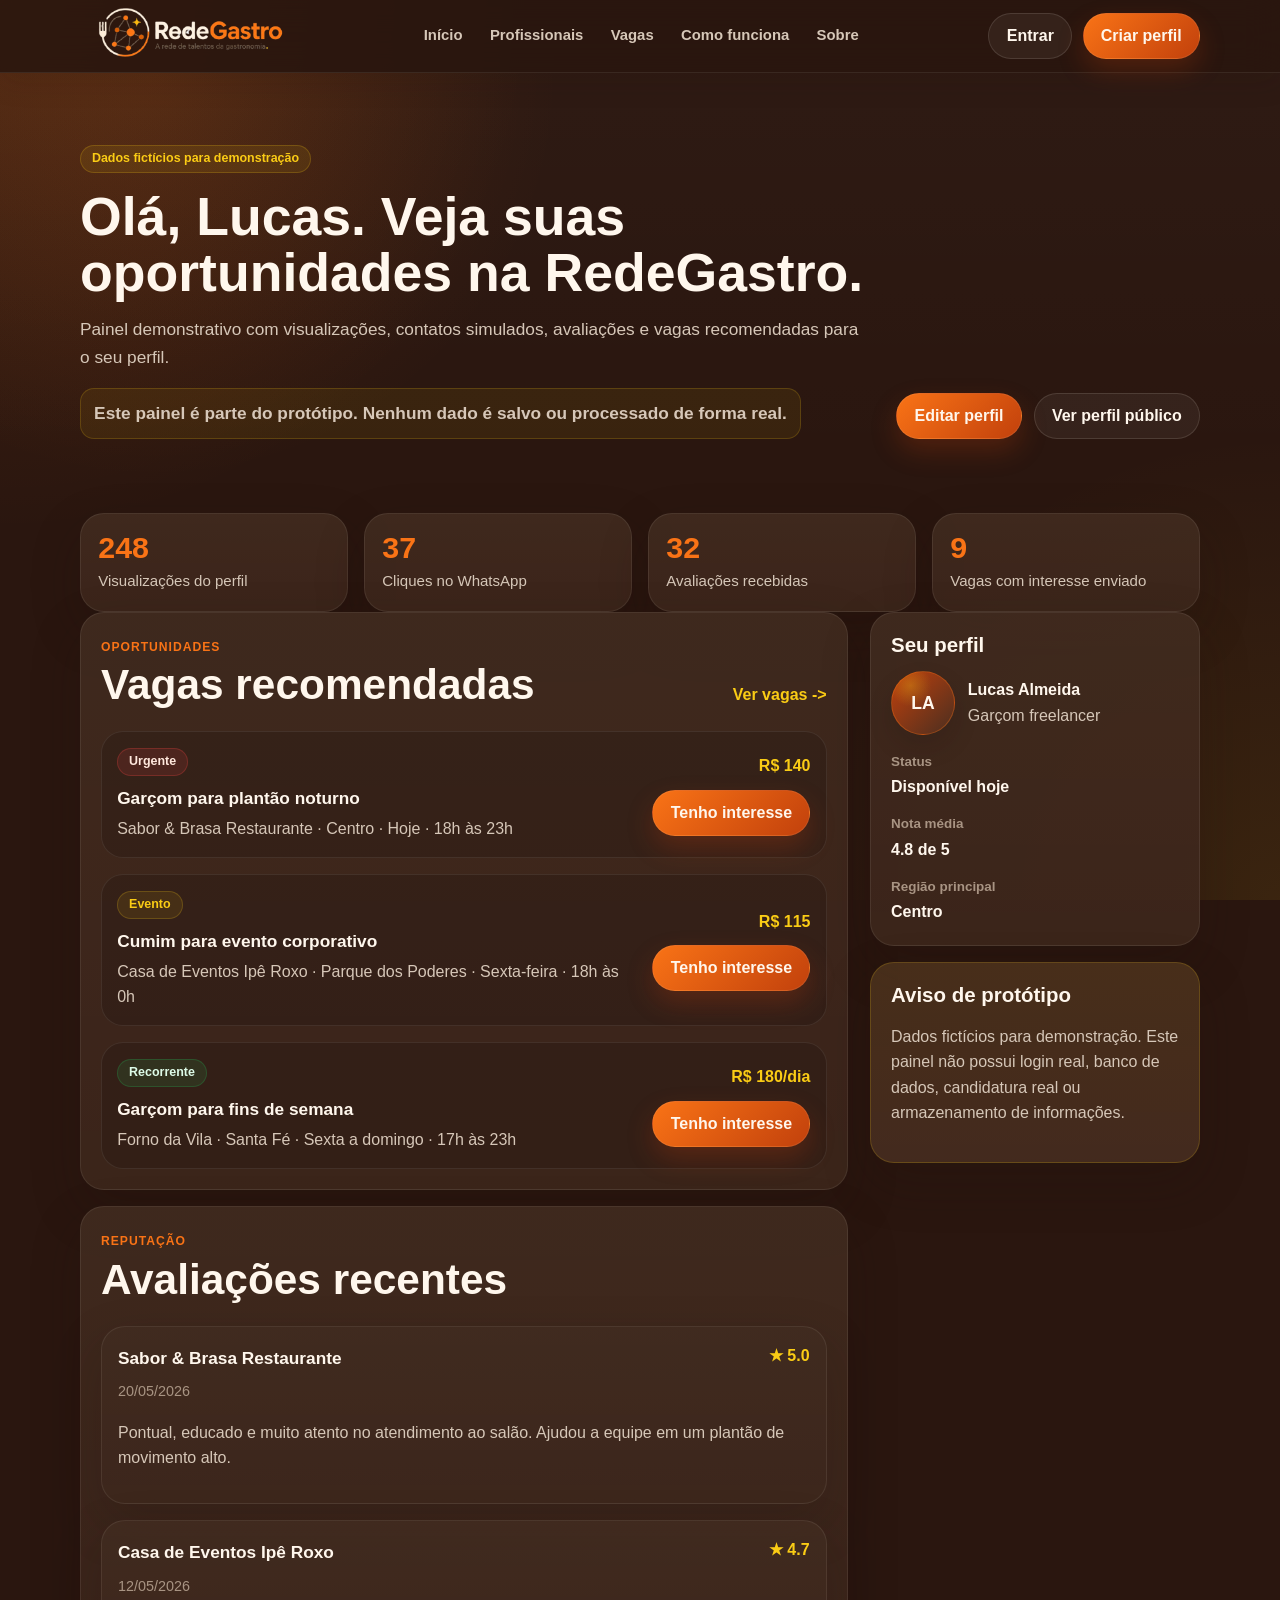
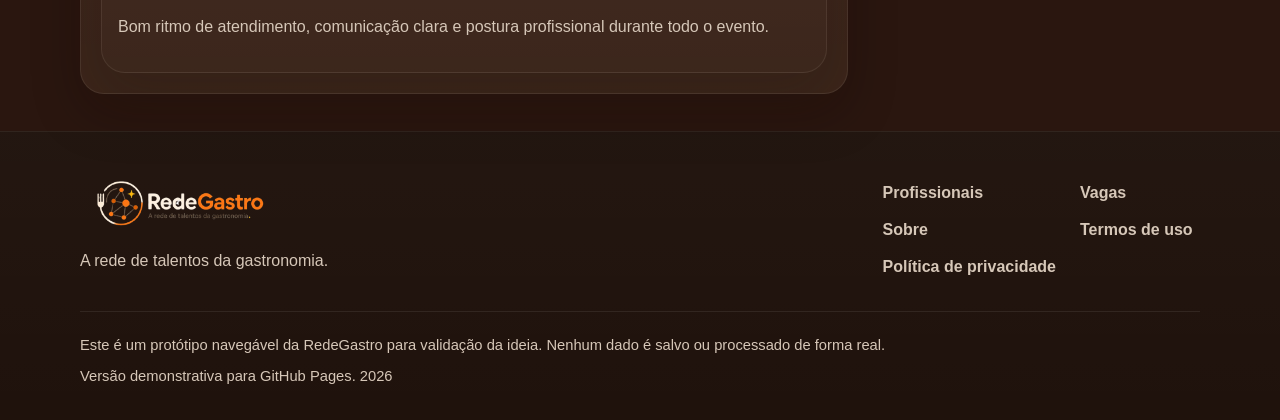
<file: pages/dashboard-profissional.html>
<!DOCTYPE html>
<html lang="pt-BR">
<head>
  <meta charset="UTF-8">
  <meta name="viewport" content="width=device-width, initial-scale=1.0">
  <meta name="description" content="Dashboard profissional fictício da RedeGastro para demonstração do protótipo navegável.">
  <meta property="og:title" content="RedeGastro | Dashboard profissional">
  <meta property="og:description" content="Painel demonstrativo do profissional com métricas, vagas recomendadas e avaliações fictícias.">
  <meta property="og:image" content="../assets/images/og-image.png">
  <meta property="og:type" content="website">
  <meta property="og:locale" content="pt_BR">
  <title>RedeGastro | Dashboard profissional</title>
  <link rel="icon" href="../assets/images/favicon.png" type="image/png">
  <link rel="stylesheet" href="../css/style.css">
  <link rel="stylesheet" href="../css/responsive.css">
  <link rel="stylesheet" href="../css/utilities.css">
</head>
<body data-page="professional-dashboard">
  <a class="skip-link" href="#conteudo">Pular para o conteúdo</a>

  <header class="site-header" data-header>
    <div class="container header__inner">
      <a class="brand" href="../index.html" aria-label="RedeGastro - início">
        <img src="../assets/images/logo-redegastro.png" alt="RedeGastro" width="214" height="58">
      </a>

      <button class="menu-toggle" type="button" aria-label="Abrir menu" aria-controls="main-menu" aria-expanded="false" data-menu-toggle>
        <span></span>
        <span></span>
        <span></span>
      </button>

      <nav class="main-nav" id="main-menu" aria-label="Navegação principal" data-main-nav>
        <a class="main-nav__link" href="../index.html">Início</a>
        <a class="main-nav__link" href="profissionais.html">Profissionais</a>
        <a class="main-nav__link" href="vagas.html">Vagas</a>
        <a class="main-nav__link" href="../index.html#como-funciona">Como funciona</a>
        <a class="main-nav__link" href="sobre.html">Sobre</a>
      </nav>

      <div class="header-actions">
        <a class="btn btn--secondary" href="login.html">Entrar</a>
        <a class="btn btn--primary" href="cadastro.html">Criar perfil</a>
      </div>
    </div>
  </header>

  <main id="conteudo">
    <section class="page-hero">
      <div class="container dashboard-hero">
        <div class="page-hero__content">
          <span class="badge badge--soft">Dados fictícios para demonstração</span>
          <h1>Olá, Lucas. Veja suas oportunidades na RedeGastro.</h1>
          <p>Painel demonstrativo com visualizações, contatos simulados, avaliações e vagas recomendadas para o seu perfil.</p>
          <p class="notice">Este painel é parte do protótipo. Nenhum dado é salvo ou processado de forma real.</p>
        </div>

        <div class="dashboard-actions">
          <a class="btn btn--primary" href="cadastro.html">Editar perfil</a>
          <a class="btn btn--secondary" href="perfil-profissional.html">Ver perfil público</a>
        </div>
      </div>
    </section>

    <section class="section section--compact">
      <div class="container">
        <div class="dashboard-metrics">
          <article class="metric-card">
            <strong>248</strong>
            <span>Visualizações do perfil</span>
          </article>
          <article class="metric-card">
            <strong>37</strong>
            <span>Cliques no WhatsApp</span>
          </article>
          <article class="metric-card">
            <strong>32</strong>
            <span>Avaliações recebidas</span>
          </article>
          <article class="metric-card">
            <strong>9</strong>
            <span>Vagas com interesse enviado</span>
          </article>
        </div>

        <div class="dashboard-layout">
          <div class="dashboard-main">
            <section class="dashboard-card" aria-labelledby="vagas-recomendadas">
              <div class="section-heading section-heading--compact">
                <div>
                  <span class="eyebrow">Oportunidades</span>
                  <h2 id="vagas-recomendadas">Vagas recomendadas</h2>
                </div>
                <a class="link-arrow" href="vagas.html">Ver vagas</a>
              </div>

              <div class="dashboard-list">
                <article class="dashboard-list__item">
                  <div>
                    <span class="badge badge--urgent">Urgente</span>
                    <h3>Garçom para plantão noturno</h3>
                    <p>Sabor &amp; Brasa Restaurante · Centro · Hoje · 18h às 23h</p>
                  </div>
                  <div class="dashboard-list__actions">
                    <strong class="rating">R$ 140</strong>
                    <button class="btn btn--primary" type="button" data-interest-message="Olá, vi sua vaga de Garçom publicada na RedeGastro e tenho interesse. Podemos conversar?">Tenho interesse</button>
                  </div>
                </article>

                <article class="dashboard-list__item">
                  <div>
                    <span class="badge badge--soft">Evento</span>
                    <h3>Cumim para evento corporativo</h3>
                    <p>Casa de Eventos Ipê Roxo · Parque dos Poderes · Sexta-feira · 18h às 0h</p>
                  </div>
                  <div class="dashboard-list__actions">
                    <strong class="rating">R$ 115</strong>
                    <button class="btn btn--primary" type="button" data-interest-message="Olá, vi sua vaga de Cumim publicada na RedeGastro e tenho interesse. Podemos conversar?">Tenho interesse</button>
                  </div>
                </article>

                <article class="dashboard-list__item">
                  <div>
                    <span class="badge badge--status">Recorrente</span>
                    <h3>Garçom para fins de semana</h3>
                    <p>Forno da Vila · Santa Fé · Sexta a domingo · 17h às 23h</p>
                  </div>
                  <div class="dashboard-list__actions">
                    <strong class="rating">R$ 180/dia</strong>
                    <button class="btn btn--primary" type="button" data-interest-message="Olá, vi sua vaga de Garçom publicada na RedeGastro e tenho interesse. Podemos conversar?">Tenho interesse</button>
                  </div>
                </article>
              </div>
            </section>

            <section class="dashboard-card" aria-labelledby="avaliacoes-recentes">
              <div class="section-heading section-heading--compact">
                <div>
                  <span class="eyebrow">Reputação</span>
                  <h2 id="avaliacoes-recentes">Avaliações recentes</h2>
                </div>
              </div>

              <div class="review-list">
                <article class="review-card">
                  <div class="review-card__top">
                    <div>
                      <h3>Sabor &amp; Brasa Restaurante</h3>
                      <span>20/05/2026</span>
                    </div>
                    <strong class="rating">★ 5.0</strong>
                  </div>
                  <p>Pontual, educado e muito atento no atendimento ao salão. Ajudou a equipe em um plantão de movimento alto.</p>
                </article>

                <article class="review-card">
                  <div class="review-card__top">
                    <div>
                      <h3>Casa de Eventos Ipê Roxo</h3>
                      <span>12/05/2026</span>
                    </div>
                    <strong class="rating">★ 4.7</strong>
                  </div>
                  <p>Bom ritmo de atendimento, comunicação clara e postura profissional durante todo o evento.</p>
                </article>
              </div>
            </section>
          </div>

          <aside class="dashboard-sidebar" aria-label="Resumo do perfil">
            <section class="dashboard-card">
              <h2>Seu perfil</h2>
              <div class="dashboard-profile">
                <div class="avatar avatar--lg" aria-hidden="true">LA</div>
                <div>
                  <strong>Lucas Almeida</strong>
                  <span>Garçom freelancer</span>
                </div>
              </div>
              <dl class="detail-list">
                <div>
                  <dt>Status</dt>
                  <dd>Disponível hoje</dd>
                </div>
                <div>
                  <dt>Nota média</dt>
                  <dd>4.8 de 5</dd>
                </div>
                <div>
                  <dt>Região principal</dt>
                  <dd>Centro</dd>
                </div>
              </dl>
            </section>

            <section class="dashboard-card dashboard-card--notice">
              <h2>Aviso de protótipo</h2>
              <p>Dados fictícios para demonstração. Este painel não possui login real, banco de dados, candidatura real ou armazenamento de informações.</p>
            </section>
          </aside>
        </div>
      </div>
    </section>
  </main>

  <footer class="site-footer">
    <div class="container footer__grid">
      <div>
        <a class="brand brand--footer" href="../index.html" aria-label="RedeGastro - início">
          <img src="../assets/images/logo-redegastro.png" alt="RedeGastro" width="194" height="52">
        </a>
        <p>A rede de talentos da gastronomia.</p>
      </div>
      <nav class="footer-links" aria-label="Links do rodapé">
        <a href="profissionais.html">Profissionais</a>
        <a href="vagas.html">Vagas</a>
        <a href="sobre.html">Sobre</a>
        <a href="termos.html">Termos de uso</a>
        <a href="privacidade.html">Política de privacidade</a>
      </nav>
    </div>
    <div class="container footer__bottom">
      <p>Este é um protótipo navegável da RedeGastro para validação da ideia. Nenhum dado é salvo ou processado de forma real.</p>
      <p>Versão demonstrativa para GitHub Pages. <span data-current-year></span></p>
    </div>
  </footer>

  <div class="toast-region" aria-live="polite" aria-atomic="true" data-toast-region></div>

  <script src="../js/data.js"></script>
  <script src="../js/ui.js"></script>
  <script src="../js/filters.js"></script>
  <script src="../js/forms.js"></script>
  <script src="../js/main.js"></script>
</body>
</html>
</file>
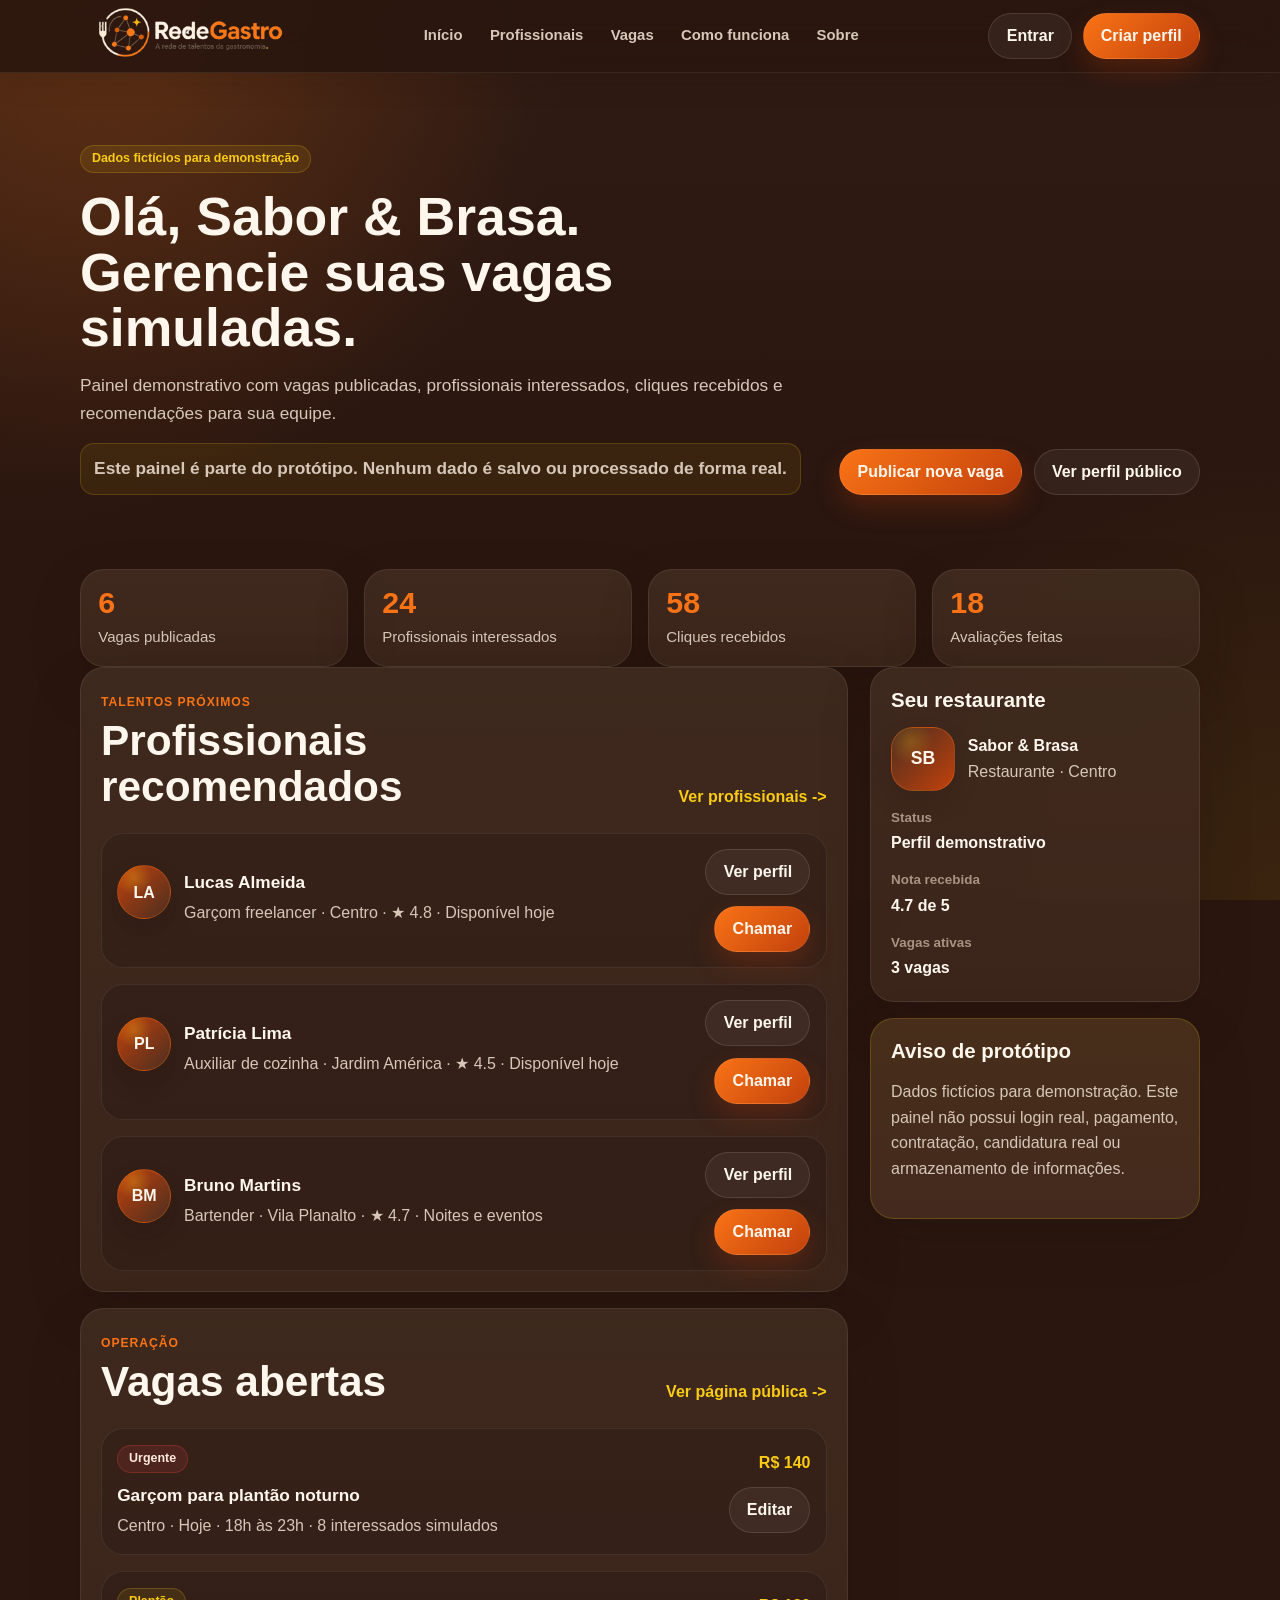
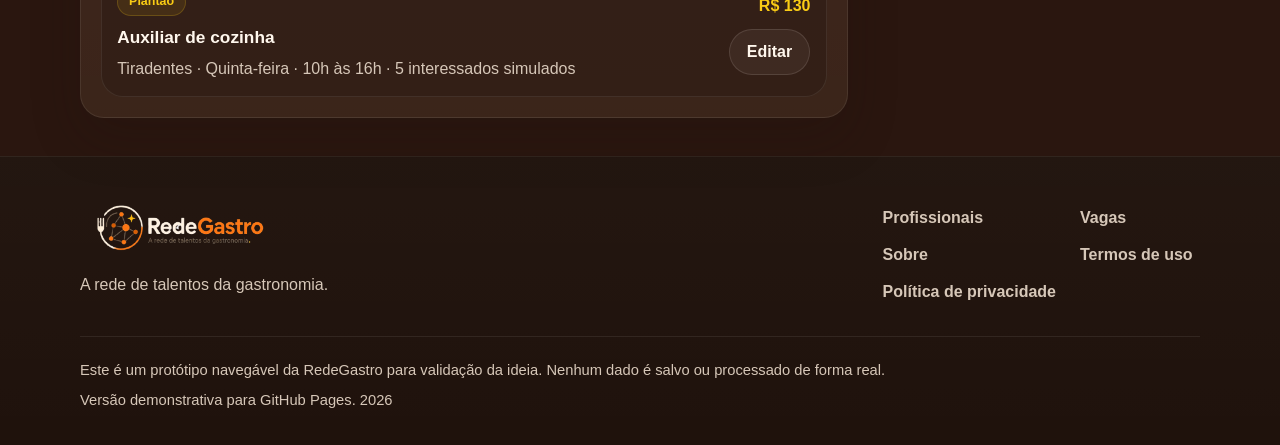
<file: pages/dashboard-restaurante.html>
<!DOCTYPE html>
<html lang="pt-BR">
<head>
  <meta charset="UTF-8">
  <meta name="viewport" content="width=device-width, initial-scale=1.0">
  <meta name="description" content="Dashboard fictício de restaurante da RedeGastro para demonstração do protótipo navegável.">
  <meta property="og:title" content="RedeGastro | Dashboard restaurante">
  <meta property="og:description" content="Painel demonstrativo do restaurante com métricas, profissionais recomendados e vagas abertas.">
  <meta property="og:image" content="../assets/images/og-image.png">
  <meta property="og:type" content="website">
  <meta property="og:locale" content="pt_BR">
  <title>RedeGastro | Dashboard restaurante</title>
  <link rel="icon" href="../assets/images/favicon.png" type="image/png">
  <link rel="stylesheet" href="../css/style.css">
  <link rel="stylesheet" href="../css/responsive.css">
  <link rel="stylesheet" href="../css/utilities.css">
</head>
<body data-page="restaurant-dashboard">
  <a class="skip-link" href="#conteudo">Pular para o conteúdo</a>

  <header class="site-header" data-header>
    <div class="container header__inner">
      <a class="brand" href="../index.html" aria-label="RedeGastro - início">
        <img src="../assets/images/logo-redegastro.png" alt="RedeGastro" width="214" height="58">
      </a>

      <button class="menu-toggle" type="button" aria-label="Abrir menu" aria-controls="main-menu" aria-expanded="false" data-menu-toggle>
        <span></span>
        <span></span>
        <span></span>
      </button>

      <nav class="main-nav" id="main-menu" aria-label="Navegação principal" data-main-nav>
        <a class="main-nav__link" href="../index.html">Início</a>
        <a class="main-nav__link" href="profissionais.html">Profissionais</a>
        <a class="main-nav__link" href="vagas.html">Vagas</a>
        <a class="main-nav__link" href="../index.html#como-funciona">Como funciona</a>
        <a class="main-nav__link" href="sobre.html">Sobre</a>
      </nav>

      <div class="header-actions">
        <a class="btn btn--secondary" href="login.html">Entrar</a>
        <a class="btn btn--primary" href="cadastro.html">Criar perfil</a>
      </div>
    </div>
  </header>

  <main id="conteudo">
    <section class="page-hero">
      <div class="container dashboard-hero">
        <div class="page-hero__content">
          <span class="badge badge--soft">Dados fictícios para demonstração</span>
          <h1>Olá, Sabor &amp; Brasa. Gerencie suas vagas simuladas.</h1>
          <p>Painel demonstrativo com vagas publicadas, profissionais interessados, cliques recebidos e recomendações para sua equipe.</p>
          <p class="notice">Este painel é parte do protótipo. Nenhum dado é salvo ou processado de forma real.</p>
        </div>

        <div class="dashboard-actions">
          <button class="btn btn--primary" type="button" data-toast-message="Publicação de vaga apenas demonstrativa. Nenhum anúncio real foi criado.">Publicar nova vaga</button>
          <a class="btn btn--secondary" href="perfil-restaurante.html">Ver perfil público</a>
        </div>
      </div>
    </section>

    <section class="section section--compact">
      <div class="container">
        <div class="dashboard-metrics">
          <article class="metric-card">
            <strong>6</strong>
            <span>Vagas publicadas</span>
          </article>
          <article class="metric-card">
            <strong>24</strong>
            <span>Profissionais interessados</span>
          </article>
          <article class="metric-card">
            <strong>58</strong>
            <span>Cliques recebidos</span>
          </article>
          <article class="metric-card">
            <strong>18</strong>
            <span>Avaliações feitas</span>
          </article>
        </div>

        <div class="dashboard-layout">
          <div class="dashboard-main">
            <section class="dashboard-card" aria-labelledby="profissionais-recomendados">
              <div class="section-heading section-heading--compact">
                <div>
                  <span class="eyebrow">Talentos próximos</span>
                  <h2 id="profissionais-recomendados">Profissionais recomendados</h2>
                </div>
                <a class="link-arrow" href="profissionais.html">Ver profissionais</a>
              </div>

              <div class="dashboard-list">
                <article class="dashboard-list__item">
                  <div class="dashboard-profile">
                    <div class="avatar" aria-hidden="true">LA</div>
                    <div>
                      <h3>Lucas Almeida</h3>
                      <p>Garçom freelancer · Centro · ★ 4.8 · Disponível hoje</p>
                    </div>
                  </div>
                  <div class="dashboard-list__actions">
                    <a class="btn btn--secondary" href="perfil-profissional.html">Ver perfil</a>
                    <button class="btn btn--primary" type="button" data-whatsapp-message="Olá, Lucas Almeida! Encontrei seu perfil na RedeGastro e gostaria de conversar sobre uma oportunidade freelancer. Você tem disponibilidade?">Chamar</button>
                  </div>
                </article>

                <article class="dashboard-list__item">
                  <div class="dashboard-profile">
                    <div class="avatar" aria-hidden="true">PL</div>
                    <div>
                      <h3>Patrícia Lima</h3>
                      <p>Auxiliar de cozinha · Jardim América · ★ 4.5 · Disponível hoje</p>
                    </div>
                  </div>
                  <div class="dashboard-list__actions">
                    <a class="btn btn--secondary" href="perfil-profissional.html">Ver perfil</a>
                    <button class="btn btn--primary" type="button" data-whatsapp-message="Olá, Patrícia Lima! Encontrei seu perfil na RedeGastro e gostaria de conversar sobre uma oportunidade freelancer. Você tem disponibilidade?">Chamar</button>
                  </div>
                </article>

                <article class="dashboard-list__item">
                  <div class="dashboard-profile">
                    <div class="avatar" aria-hidden="true">BM</div>
                    <div>
                      <h3>Bruno Martins</h3>
                      <p>Bartender · Vila Planalto · ★ 4.7 · Noites e eventos</p>
                    </div>
                  </div>
                  <div class="dashboard-list__actions">
                    <a class="btn btn--secondary" href="perfil-profissional.html">Ver perfil</a>
                    <button class="btn btn--primary" type="button" data-whatsapp-message="Olá, Bruno Martins! Encontrei seu perfil na RedeGastro e gostaria de conversar sobre uma oportunidade freelancer. Você tem disponibilidade?">Chamar</button>
                  </div>
                </article>
              </div>
            </section>

            <section class="dashboard-card" aria-labelledby="vagas-abertas-restaurante">
              <div class="section-heading section-heading--compact">
                <div>
                  <span class="eyebrow">Operação</span>
                  <h2 id="vagas-abertas-restaurante">Vagas abertas</h2>
                </div>
                <a class="link-arrow" href="vagas.html">Ver página pública</a>
              </div>

              <div class="dashboard-list">
                <article class="dashboard-list__item">
                  <div>
                    <span class="badge badge--urgent">Urgente</span>
                    <h3>Garçom para plantão noturno</h3>
                    <p>Centro · Hoje · 18h às 23h · 8 interessados simulados</p>
                  </div>
                  <div class="dashboard-list__actions">
                    <strong class="rating">R$ 140</strong>
                    <button class="btn btn--secondary" type="button" data-toast-message="Edição de vaga apenas demonstrativa neste protótipo.">Editar</button>
                  </div>
                </article>

                <article class="dashboard-list__item">
                  <div>
                    <span class="badge badge--soft">Plantão</span>
                    <h3>Auxiliar de cozinha</h3>
                    <p>Tiradentes · Quinta-feira · 10h às 16h · 5 interessados simulados</p>
                  </div>
                  <div class="dashboard-list__actions">
                    <strong class="rating">R$ 130</strong>
                    <button class="btn btn--secondary" type="button" data-toast-message="Edição de vaga apenas demonstrativa neste protótipo.">Editar</button>
                  </div>
                </article>
              </div>
            </section>
          </div>

          <aside class="dashboard-sidebar" aria-label="Resumo do restaurante">
            <section class="dashboard-card">
              <h2>Seu restaurante</h2>
              <div class="dashboard-profile">
                <div class="avatar avatar--lg avatar--business" aria-hidden="true">SB</div>
                <div>
                  <strong>Sabor &amp; Brasa</strong>
                  <span>Restaurante · Centro</span>
                </div>
              </div>
              <dl class="detail-list">
                <div>
                  <dt>Status</dt>
                  <dd>Perfil demonstrativo</dd>
                </div>
                <div>
                  <dt>Nota recebida</dt>
                  <dd>4.7 de 5</dd>
                </div>
                <div>
                  <dt>Vagas ativas</dt>
                  <dd>3 vagas</dd>
                </div>
              </dl>
            </section>

            <section class="dashboard-card dashboard-card--notice">
              <h2>Aviso de protótipo</h2>
              <p>Dados fictícios para demonstração. Este painel não possui login real, pagamento, contratação, candidatura real ou armazenamento de informações.</p>
            </section>
          </aside>
        </div>
      </div>
    </section>
  </main>

  <footer class="site-footer">
    <div class="container footer__grid">
      <div>
        <a class="brand brand--footer" href="../index.html" aria-label="RedeGastro - início">
          <img src="../assets/images/logo-redegastro.png" alt="RedeGastro" width="194" height="52">
        </a>
        <p>A rede de talentos da gastronomia.</p>
      </div>
      <nav class="footer-links" aria-label="Links do rodapé">
        <a href="profissionais.html">Profissionais</a>
        <a href="vagas.html">Vagas</a>
        <a href="sobre.html">Sobre</a>
        <a href="termos.html">Termos de uso</a>
        <a href="privacidade.html">Política de privacidade</a>
      </nav>
    </div>
    <div class="container footer__bottom">
      <p>Este é um protótipo navegável da RedeGastro para validação da ideia. Nenhum dado é salvo ou processado de forma real.</p>
      <p>Versão demonstrativa para GitHub Pages. <span data-current-year></span></p>
    </div>
  </footer>

  <div class="toast-region" aria-live="polite" aria-atomic="true" data-toast-region></div>

  <script src="../js/data.js"></script>
  <script src="../js/ui.js"></script>
  <script src="../js/filters.js"></script>
  <script src="../js/forms.js"></script>
  <script src="../js/main.js"></script>
</body>
</html>
</file>
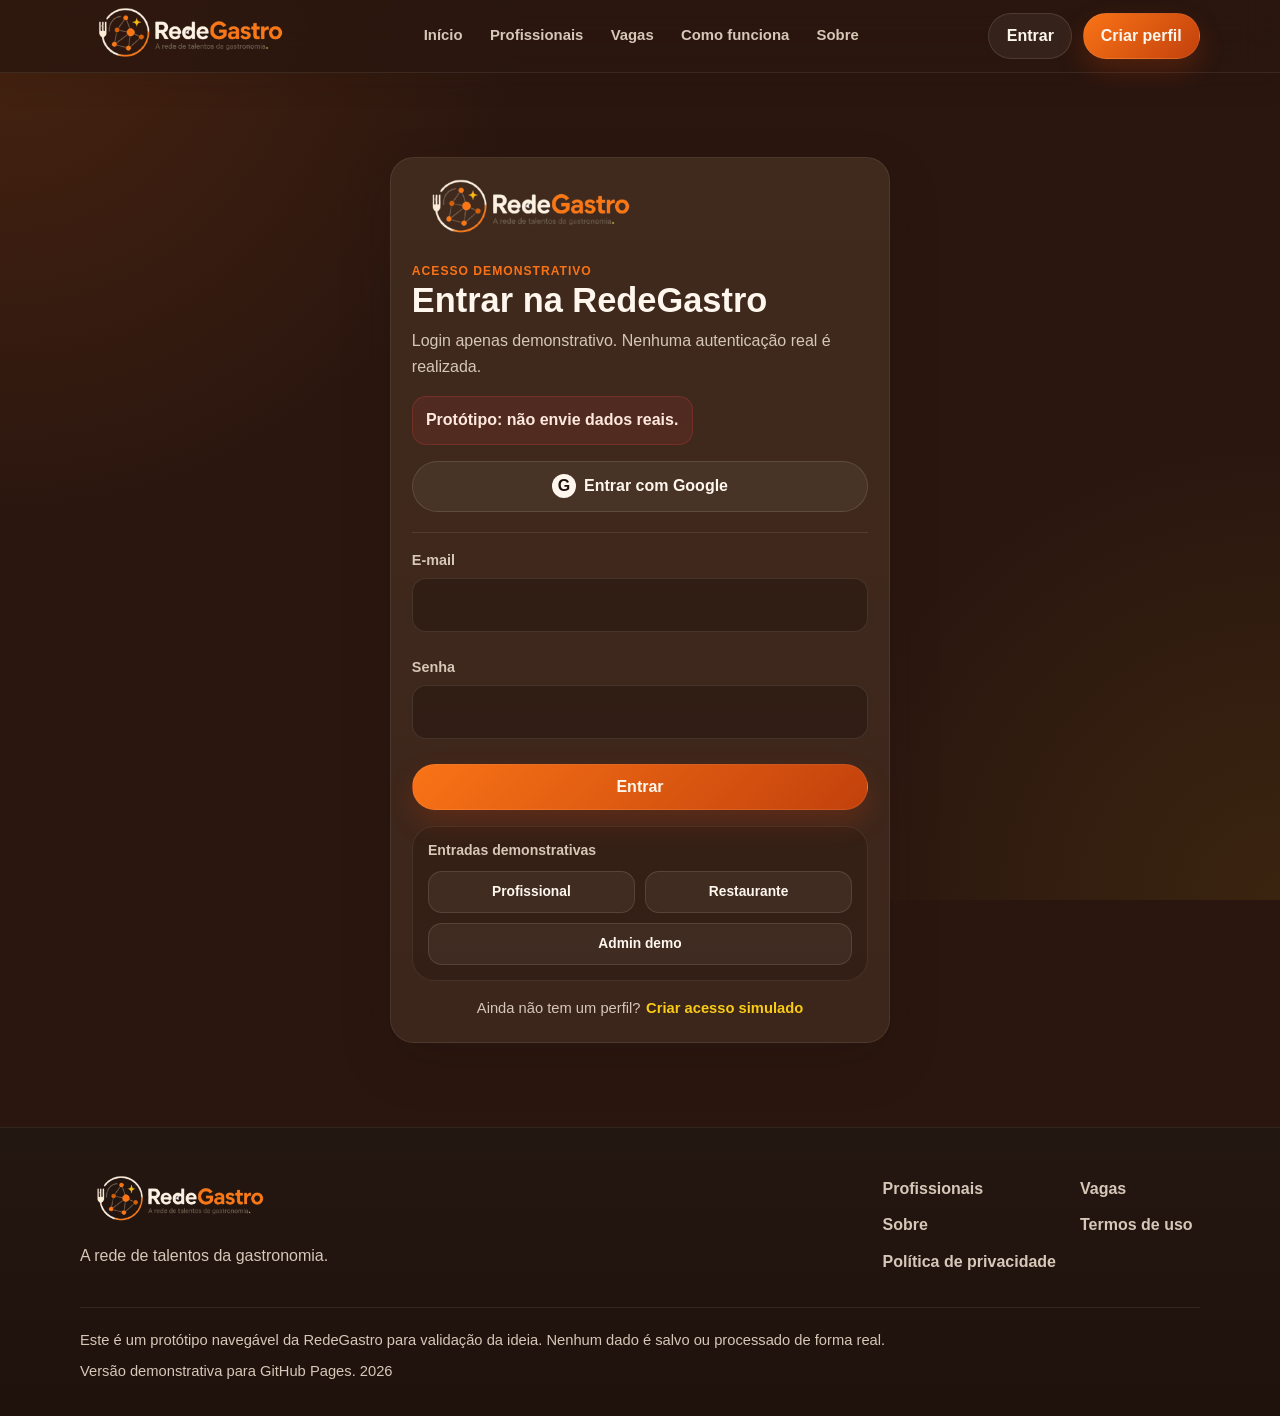
<file: pages/login.html>
<!DOCTYPE html>
<html lang="pt-BR">
<head>
  <meta charset="UTF-8">
  <meta name="viewport" content="width=device-width, initial-scale=1.0">
  <meta name="description" content="Login simulado da RedeGastro para demonstração do protótipo navegável.">
  <meta property="og:title" content="RedeGastro | Login simulado">
  <meta property="og:description" content="Tela demonstrativa de entrada da RedeGastro. Nenhuma autenticação real é realizada.">
  <meta property="og:image" content="../assets/images/og-image.png">
  <meta property="og:type" content="website">
  <meta property="og:locale" content="pt_BR">
  <title>RedeGastro | Entrar</title>
  <link rel="icon" href="../assets/images/favicon.png" type="image/png">
  <link rel="stylesheet" href="../css/style.css">
  <link rel="stylesheet" href="../css/responsive.css">
  <link rel="stylesheet" href="../css/utilities.css">
</head>
<body data-page="login">
  <a class="skip-link" href="#conteudo">Pular para o conteúdo</a>

  <header class="site-header" data-header>
    <div class="container header__inner">
      <a class="brand" href="../index.html" aria-label="RedeGastro - início">
        <img src="../assets/images/logo-redegastro.png" alt="RedeGastro" width="214" height="58">
      </a>

      <button class="menu-toggle" type="button" aria-label="Abrir menu" aria-controls="main-menu" aria-expanded="false" data-menu-toggle>
        <span></span>
        <span></span>
        <span></span>
      </button>

      <nav class="main-nav" id="main-menu" aria-label="Navegação principal" data-main-nav>
        <a class="main-nav__link" href="../index.html">Início</a>
        <a class="main-nav__link" href="profissionais.html">Profissionais</a>
        <a class="main-nav__link" href="vagas.html">Vagas</a>
        <a class="main-nav__link" href="../index.html#como-funciona">Como funciona</a>
        <a class="main-nav__link" href="sobre.html">Sobre</a>
      </nav>

      <div class="header-actions">
        <a class="btn btn--secondary" href="login.html">Entrar</a>
        <a class="btn btn--primary" href="cadastro.html">Criar perfil</a>
      </div>
    </div>
  </header>

  <main id="conteudo">
    <section class="section auth-section">
      <div class="container auth-layout">
        <form class="form-card auth-card" data-prototype-form data-success-message="Login simulado com sucesso! Nenhuma autenticação real foi realizada." novalidate>
          <a class="auth-logo" href="../index.html" aria-label="RedeGastro - início">
            <img src="../assets/images/logo-redegastro.png" alt="RedeGastro" width="230" height="62">
          </a>

          <div class="form-card__header auth-card__header">
            <span class="eyebrow">Acesso demonstrativo</span>
            <h1>Entrar na RedeGastro</h1>
            <p>Login apenas demonstrativo. Nenhuma autenticação real é realizada.</p>
          </div>

          <div class="form-alert">Protótipo: não envie dados reais.</div>

          <button class="btn btn--secondary btn--full google-button" type="button" data-toast-message="Login com Google apenas demonstrativo. Nenhuma conta foi conectada.">
            <span aria-hidden="true">G</span>
            Entrar com Google
          </button>

          <div class="auth-divider" aria-hidden="true">
            <span></span>
          </div>

          <div class="form-field">
            <label for="login-email">E-mail</label>
            <input id="login-email" name="email" type="email" autocomplete="email" required data-validation="email">
            <small class="field-error" data-error-for="login-email"></small>
          </div>

          <div class="form-field">
            <label for="login-password">Senha</label>
            <input id="login-password" name="password" type="password" autocomplete="current-password" required>
            <small class="field-error" data-error-for="login-password"></small>
          </div>

          <button class="btn btn--primary btn--full" type="submit">Entrar</button>

          <div class="demo-access" aria-labelledby="demo-access-title">
            <h2 id="demo-access-title">Entradas demonstrativas</h2>
            <div class="demo-access__grid">
              <a class="btn btn--secondary" href="dashboard-profissional.html">Profissional</a>
              <a class="btn btn--secondary" href="dashboard-restaurante.html">Restaurante</a>
              <a class="btn btn--secondary" href="admin.html">Admin demo</a>
            </div>
          </div>

          <p class="auth-note">
            Ainda não tem um perfil?
            <a href="cadastro.html">Criar acesso simulado</a>
          </p>
        </form>
      </div>
    </section>
  </main>

  <footer class="site-footer">
    <div class="container footer__grid">
      <div>
        <a class="brand brand--footer" href="../index.html" aria-label="RedeGastro - início">
          <img src="../assets/images/logo-redegastro.png" alt="RedeGastro" width="194" height="52">
        </a>
        <p>A rede de talentos da gastronomia.</p>
      </div>
      <nav class="footer-links" aria-label="Links do rodapé">
        <a href="profissionais.html">Profissionais</a>
        <a href="vagas.html">Vagas</a>
        <a href="sobre.html">Sobre</a>
        <a href="termos.html">Termos de uso</a>
        <a href="privacidade.html">Política de privacidade</a>
      </nav>
    </div>
    <div class="container footer__bottom">
      <p>Este é um protótipo navegável da RedeGastro para validação da ideia. Nenhum dado é salvo ou processado de forma real.</p>
      <p>Versão demonstrativa para GitHub Pages. <span data-current-year></span></p>
    </div>
  </footer>

  <div class="toast-region" aria-live="polite" aria-atomic="true" data-toast-region></div>

  <script src="../js/data.js"></script>
  <script src="../js/ui.js"></script>
  <script src="../js/filters.js"></script>
  <script src="../js/forms.js"></script>
  <script src="../js/main.js"></script>
</body>
</html>
</file>
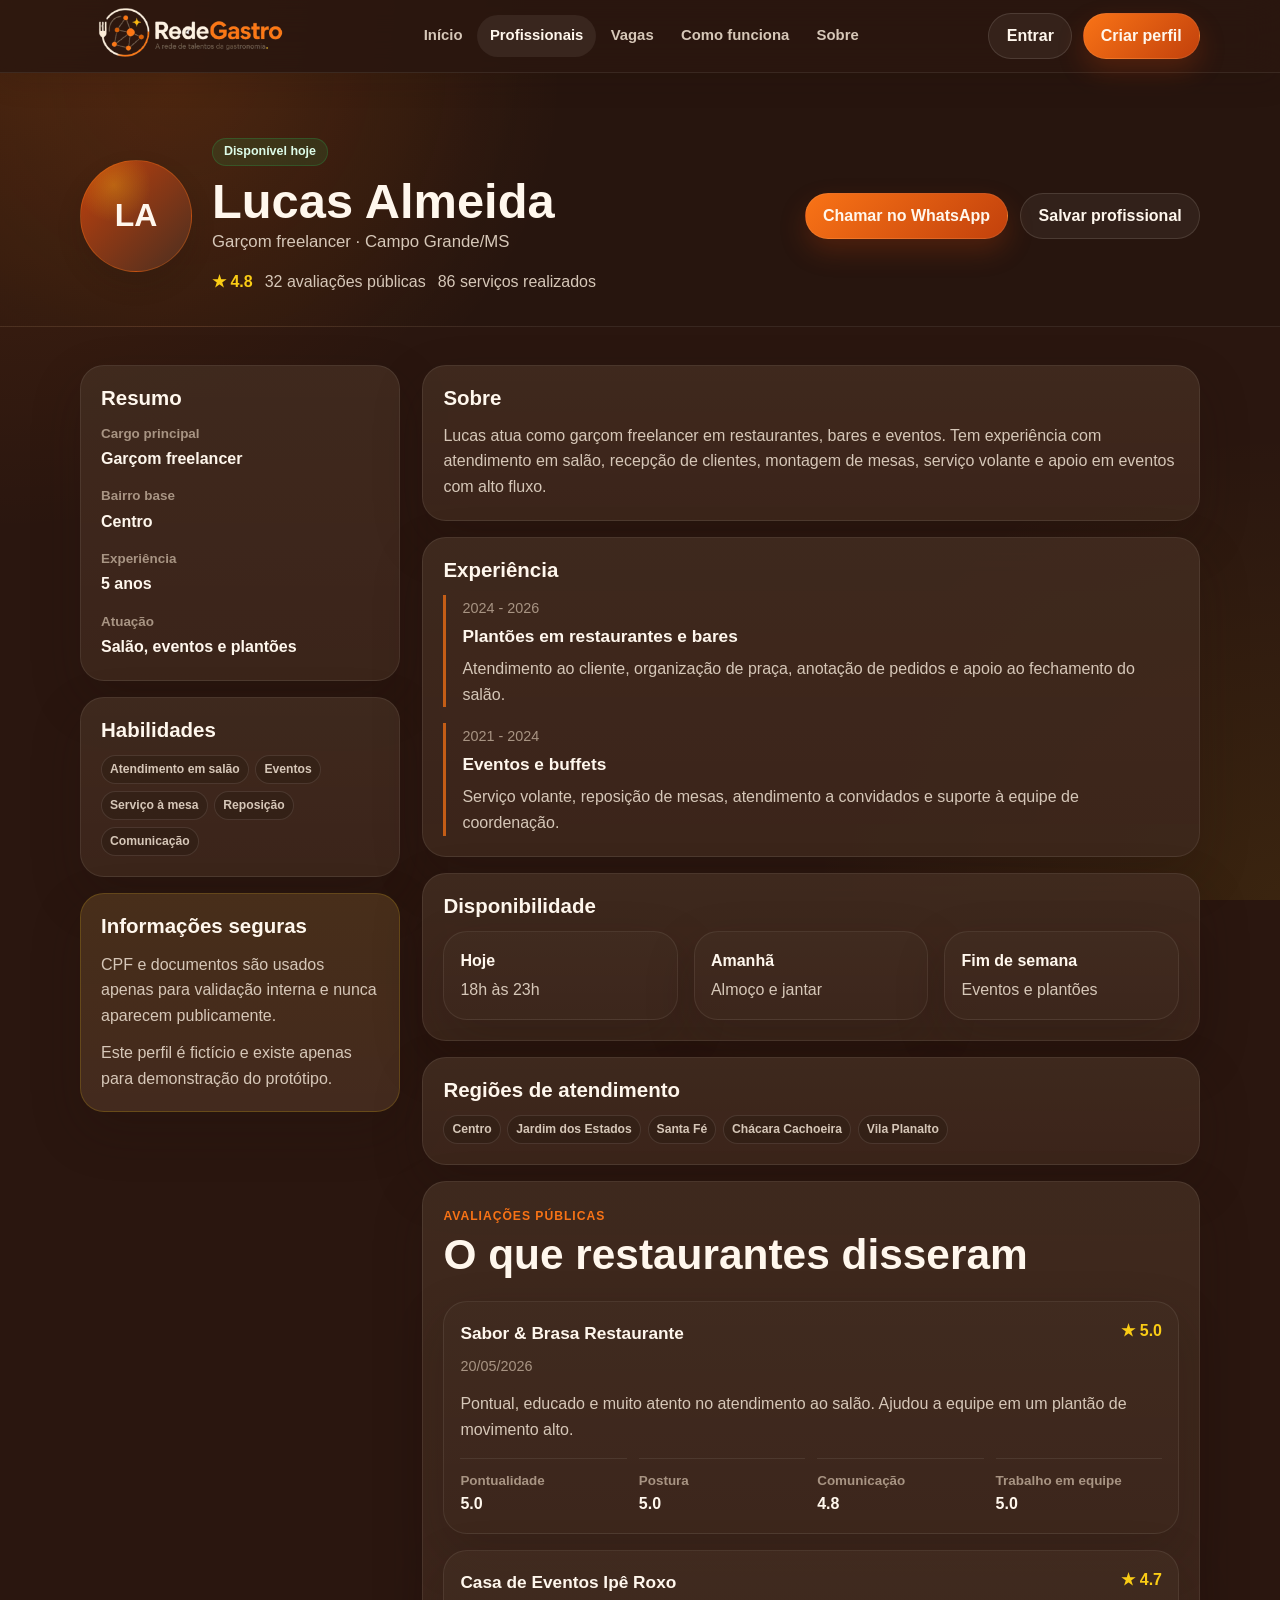
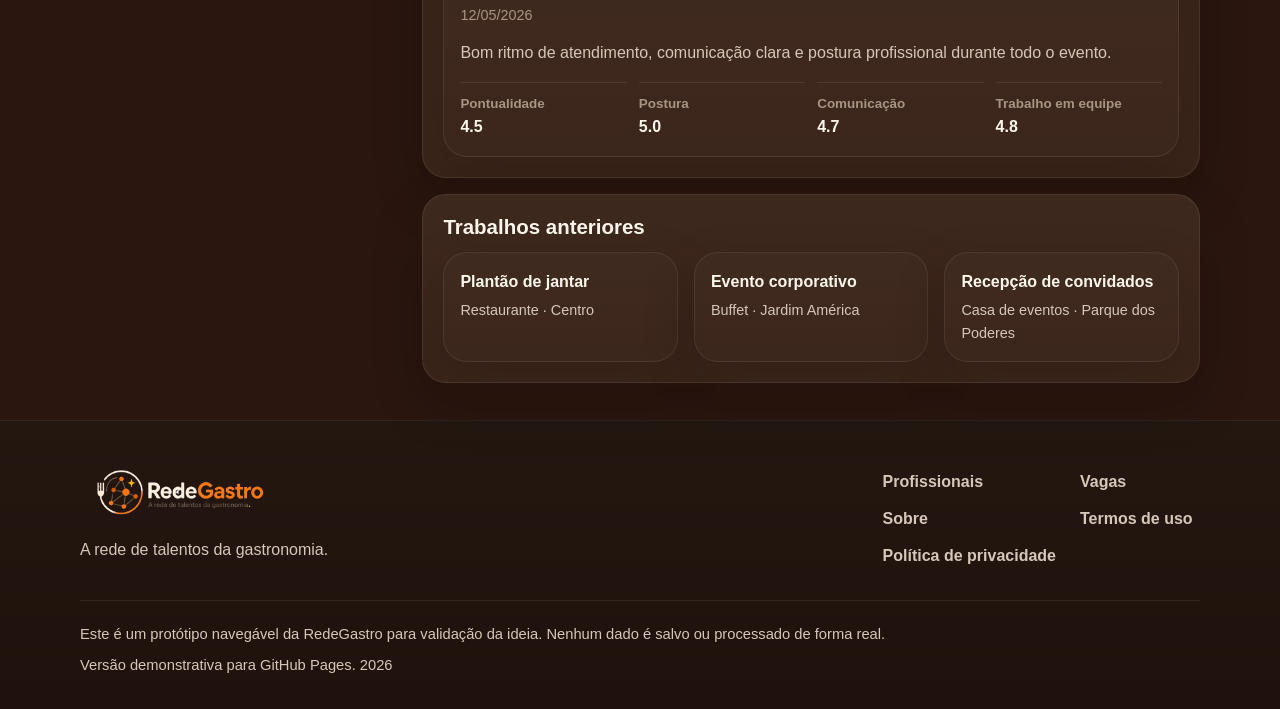
<file: pages/perfil-profissional.html>
<!DOCTYPE html>
<html lang="pt-BR">
<head>
  <meta charset="UTF-8">
  <meta name="viewport" content="width=device-width, initial-scale=1.0">
  <meta name="description" content="Perfil público fictício de profissional freelancer da gastronomia no protótipo RedeGastro.">
  <meta property="og:title" content="RedeGastro | Perfil profissional">
  <meta property="og:description" content="Perfil demonstrativo de profissional avaliado para restaurantes, eventos e plantões.">
  <meta property="og:image" content="../assets/images/og-image.png">
  <meta property="og:type" content="website">
  <meta property="og:locale" content="pt_BR">
  <title>RedeGastro | Lucas Almeida</title>
  <link rel="icon" href="../assets/images/favicon.png" type="image/png">
  <link rel="stylesheet" href="../css/style.css">
  <link rel="stylesheet" href="../css/responsive.css">
  <link rel="stylesheet" href="../css/utilities.css">
</head>
<body data-page="professional-profile">
  <a class="skip-link" href="#conteudo">Pular para o conteúdo</a>

  <header class="site-header" data-header>
    <div class="container header__inner">
      <a class="brand" href="../index.html" aria-label="RedeGastro - início">
        <img src="../assets/images/logo-redegastro.png" alt="RedeGastro" width="214" height="58">
      </a>

      <button class="menu-toggle" type="button" aria-label="Abrir menu" aria-controls="main-menu" aria-expanded="false" data-menu-toggle>
        <span></span>
        <span></span>
        <span></span>
      </button>

      <nav class="main-nav" id="main-menu" aria-label="Navegação principal" data-main-nav>
        <a class="main-nav__link" href="../index.html">Início</a>
        <a class="main-nav__link is-active" href="profissionais.html">Profissionais</a>
        <a class="main-nav__link" href="vagas.html">Vagas</a>
        <a class="main-nav__link" href="../index.html#como-funciona">Como funciona</a>
        <a class="main-nav__link" href="sobre.html">Sobre</a>
      </nav>

      <div class="header-actions">
        <a class="btn btn--secondary" href="login.html">Entrar</a>
        <a class="btn btn--primary" href="cadastro.html">Criar perfil</a>
      </div>
    </div>
  </header>

  <main id="conteudo">
    <section class="profile-hero">
      <div class="container profile-hero__grid">
        <div class="profile-hero__identity">
          <div class="avatar avatar--xl" aria-hidden="true">LA</div>
          <div>
            <span class="badge badge--status">Disponível hoje</span>
            <h1>Lucas Almeida</h1>
            <p>Garçom freelancer · Campo Grande/MS</p>
            <div class="profile-rating" aria-label="Avaliação média 4.8 com 32 avaliações">
              <span class="rating">★ 4.8</span>
              <span>32 avaliações públicas</span>
              <span>86 serviços realizados</span>
            </div>
          </div>
        </div>

        <div class="profile-actions">
          <button class="btn btn--primary" type="button" data-whatsapp-message="Olá, Lucas Almeida! Encontrei seu perfil na RedeGastro e gostaria de conversar sobre uma oportunidade freelancer. Você tem disponibilidade?">Chamar no WhatsApp</button>
          <button class="btn btn--secondary" type="button" data-favorite-id="lucas-almeida" aria-pressed="false">Salvar profissional</button>
        </div>
      </div>
    </section>

    <section class="section section--compact">
      <div class="container profile-layout">
        <aside class="profile-sidebar" aria-label="Resumo do profissional">
          <div class="profile-panel">
            <h2>Resumo</h2>
            <dl class="detail-list">
              <div>
                <dt>Cargo principal</dt>
                <dd>Garçom freelancer</dd>
              </div>
              <div>
                <dt>Bairro base</dt>
                <dd>Centro</dd>
              </div>
              <div>
                <dt>Experiência</dt>
                <dd>5 anos</dd>
              </div>
              <div>
                <dt>Atuação</dt>
                <dd>Salão, eventos e plantões</dd>
              </div>
            </dl>
          </div>

          <div class="profile-panel">
            <h2>Habilidades</h2>
            <ul class="tag-list" aria-label="Habilidades de Lucas Almeida">
              <li class="tag">Atendimento em salão</li>
              <li class="tag">Eventos</li>
              <li class="tag">Serviço à mesa</li>
              <li class="tag">Reposição</li>
              <li class="tag">Comunicação</li>
            </ul>
          </div>

          <div class="profile-panel profile-panel--safe">
            <h2>Informações seguras</h2>
            <p>CPF e documentos são usados apenas para validação interna e nunca aparecem publicamente.</p>
            <p class="text-muted">Este perfil é fictício e existe apenas para demonstração do protótipo.</p>
          </div>
        </aside>

        <div class="profile-main">
          <section class="profile-section" aria-labelledby="sobre-profissional">
            <h2 id="sobre-profissional">Sobre</h2>
            <p>Lucas atua como garçom freelancer em restaurantes, bares e eventos. Tem experiência com atendimento em salão, recepção de clientes, montagem de mesas, serviço volante e apoio em eventos com alto fluxo.</p>
          </section>

          <section class="profile-section" aria-labelledby="experiencia-profissional">
            <h2 id="experiencia-profissional">Experiência</h2>
            <div class="timeline-list">
              <article>
                <span>2024 - 2026</span>
                <h3>Plantões em restaurantes e bares</h3>
                <p>Atendimento ao cliente, organização de praça, anotação de pedidos e apoio ao fechamento do salão.</p>
              </article>
              <article>
                <span>2021 - 2024</span>
                <h3>Eventos e buffets</h3>
                <p>Serviço volante, reposição de mesas, atendimento a convidados e suporte à equipe de coordenação.</p>
              </article>
            </div>
          </section>

          <section class="profile-section" aria-labelledby="disponibilidade-profissional">
            <h2 id="disponibilidade-profissional">Disponibilidade</h2>
            <div class="availability-grid">
              <div>
                <strong>Hoje</strong>
                <span>18h às 23h</span>
              </div>
              <div>
                <strong>Amanhã</strong>
                <span>Almoço e jantar</span>
              </div>
              <div>
                <strong>Fim de semana</strong>
                <span>Eventos e plantões</span>
              </div>
            </div>
          </section>

          <section class="profile-section" aria-labelledby="regioes-profissional">
            <h2 id="regioes-profissional">Regiões de atendimento</h2>
            <ul class="tag-list" aria-label="Regiões de atendimento">
              <li class="tag">Centro</li>
              <li class="tag">Jardim dos Estados</li>
              <li class="tag">Santa Fé</li>
              <li class="tag">Chácara Cachoeira</li>
              <li class="tag">Vila Planalto</li>
            </ul>
          </section>

          <section class="profile-section" aria-labelledby="avaliacoes-profissional">
            <div class="section-heading section-heading--compact">
              <div>
                <span class="eyebrow">Avaliações públicas</span>
                <h2 id="avaliacoes-profissional">O que restaurantes disseram</h2>
              </div>
            </div>

            <div class="review-list">
              <article class="review-card">
                <div class="review-card__top">
                  <div>
                    <h3>Sabor & Brasa Restaurante</h3>
                    <span>20/05/2026</span>
                  </div>
                  <strong class="rating">★ 5.0</strong>
                </div>
                <p>Pontual, educado e muito atento no atendimento ao salão. Ajudou a equipe em um plantão de movimento alto.</p>
                <dl class="criteria-list">
                  <div><dt>Pontualidade</dt><dd>5.0</dd></div>
                  <div><dt>Postura</dt><dd>5.0</dd></div>
                  <div><dt>Comunicação</dt><dd>4.8</dd></div>
                  <div><dt>Trabalho em equipe</dt><dd>5.0</dd></div>
                </dl>
              </article>

              <article class="review-card">
                <div class="review-card__top">
                  <div>
                    <h3>Casa de Eventos Ipê Roxo</h3>
                    <span>12/05/2026</span>
                  </div>
                  <strong class="rating">★ 4.7</strong>
                </div>
                <p>Bom ritmo de atendimento, comunicação clara e postura profissional durante todo o evento.</p>
                <dl class="criteria-list">
                  <div><dt>Pontualidade</dt><dd>4.5</dd></div>
                  <div><dt>Postura</dt><dd>5.0</dd></div>
                  <div><dt>Comunicação</dt><dd>4.7</dd></div>
                  <div><dt>Trabalho em equipe</dt><dd>4.8</dd></div>
                </dl>
              </article>
            </div>
          </section>

          <section class="profile-section" aria-labelledby="trabalhos-profissional">
            <h2 id="trabalhos-profissional">Trabalhos anteriores</h2>
            <div class="work-grid">
              <article>
                <strong>Plantão de jantar</strong>
                <span>Restaurante · Centro</span>
              </article>
              <article>
                <strong>Evento corporativo</strong>
                <span>Buffet · Jardim América</span>
              </article>
              <article>
                <strong>Recepção de convidados</strong>
                <span>Casa de eventos · Parque dos Poderes</span>
              </article>
            </div>
          </section>
        </div>
      </div>
    </section>
  </main>

  <footer class="site-footer">
    <div class="container footer__grid">
      <div>
        <a class="brand brand--footer" href="../index.html" aria-label="RedeGastro - início">
          <img src="../assets/images/logo-redegastro.png" alt="RedeGastro" width="194" height="52">
        </a>
        <p>A rede de talentos da gastronomia.</p>
      </div>
      <nav class="footer-links" aria-label="Links do rodapé">
        <a href="profissionais.html">Profissionais</a>
        <a href="vagas.html">Vagas</a>
        <a href="sobre.html">Sobre</a>
        <a href="termos.html">Termos de uso</a>
        <a href="privacidade.html">Política de privacidade</a>
      </nav>
    </div>
    <div class="container footer__bottom">
      <p>Este é um protótipo navegável da RedeGastro para validação da ideia. Nenhum dado é salvo ou processado de forma real.</p>
      <p>Versão demonstrativa para GitHub Pages. <span data-current-year></span></p>
    </div>
  </footer>

  <div class="toast-region" aria-live="polite" aria-atomic="true" data-toast-region></div>

  <script src="../js/data.js"></script>
  <script src="../js/ui.js"></script>
  <script src="../js/filters.js"></script>
  <script src="../js/forms.js"></script>
  <script src="../js/main.js"></script>
</body>
</html>
</file>
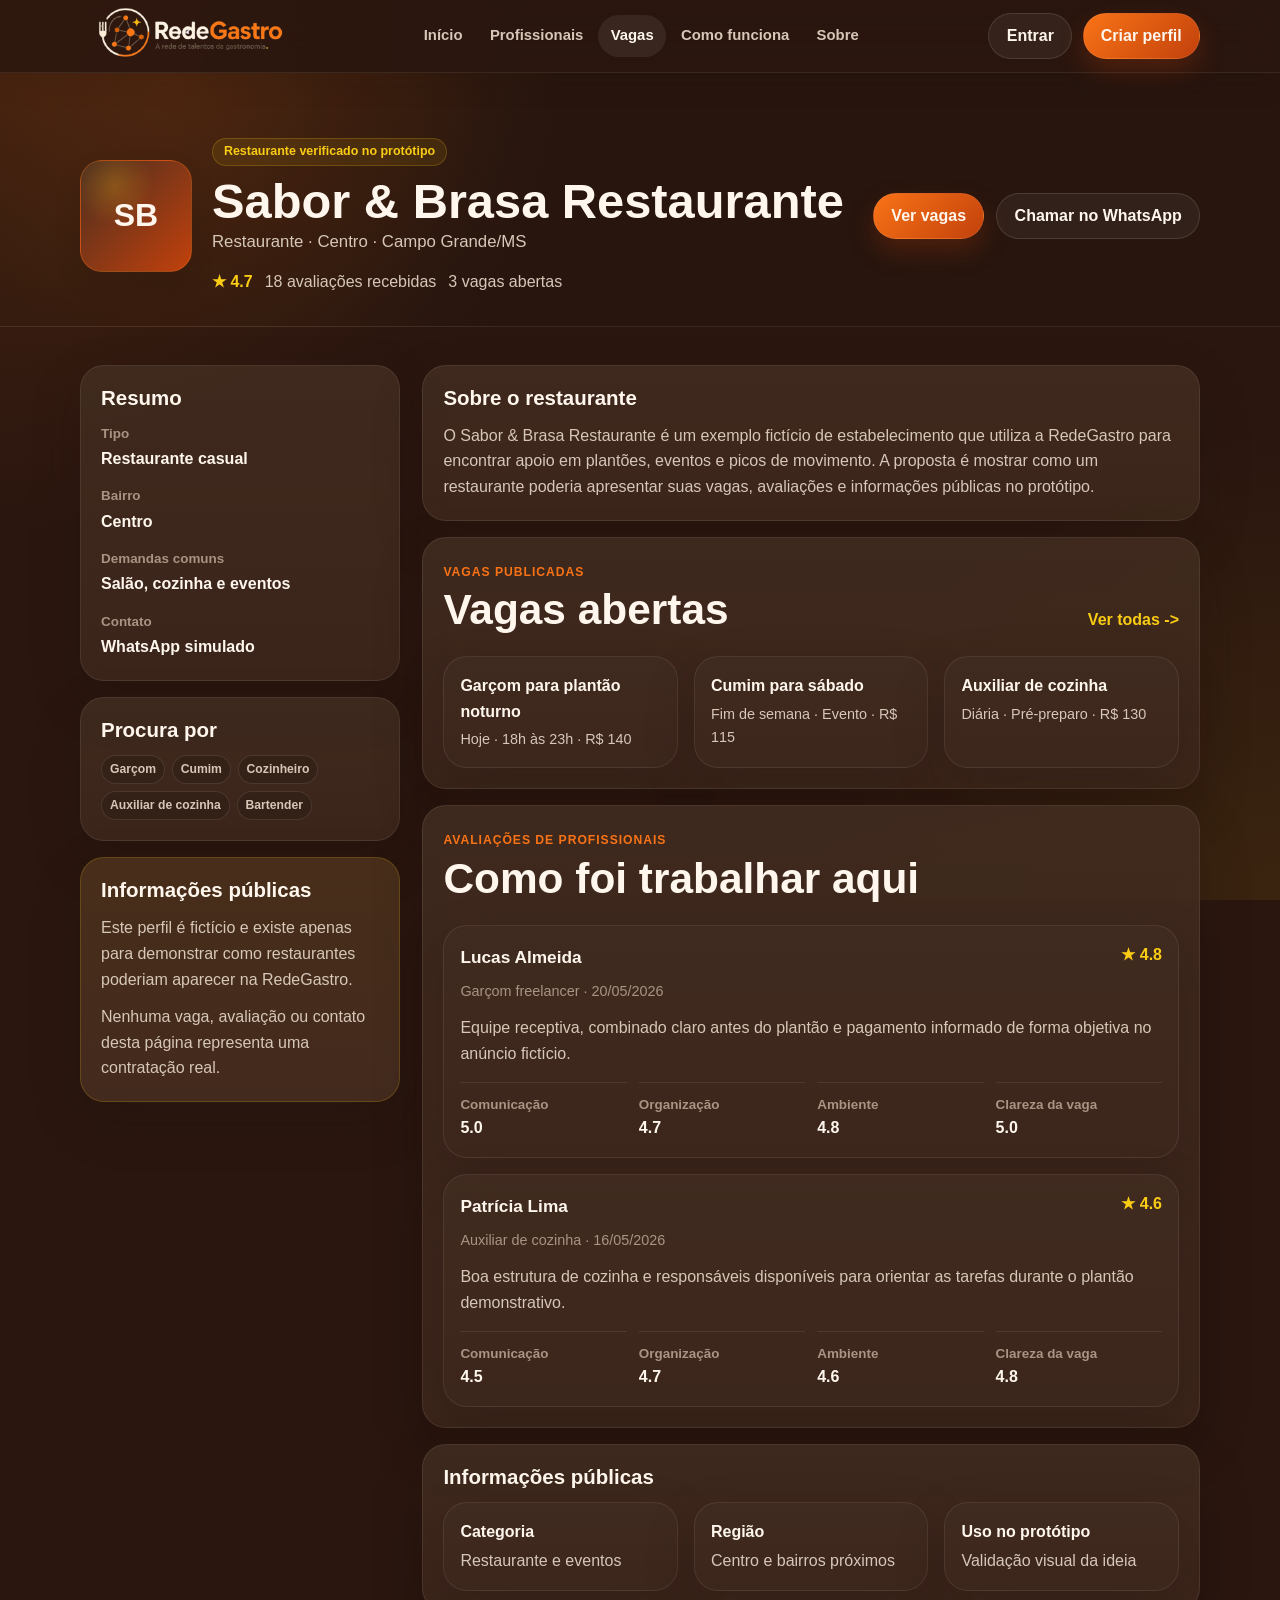
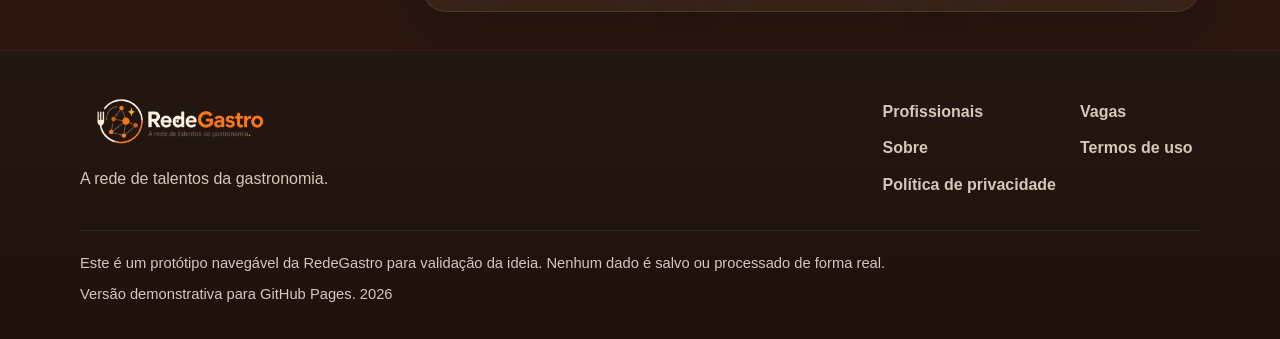
<file: pages/perfil-restaurante.html>
<!DOCTYPE html>
<html lang="pt-BR">
<head>
  <meta charset="UTF-8">
  <meta name="viewport" content="width=device-width, initial-scale=1.0">
  <meta name="description" content="Perfil público fictício de restaurante no protótipo RedeGastro.">
  <meta property="og:title" content="RedeGastro | Perfil de restaurante">
  <meta property="og:description" content="Perfil demonstrativo de restaurante com vagas abertas e avaliações fictícias.">
  <meta property="og:image" content="../assets/images/og-image.png">
  <meta property="og:type" content="website">
  <meta property="og:locale" content="pt_BR">
  <title>RedeGastro | Sabor & Brasa Restaurante</title>
  <link rel="icon" href="../assets/images/favicon.png" type="image/png">
  <link rel="stylesheet" href="../css/style.css">
  <link rel="stylesheet" href="../css/responsive.css">
  <link rel="stylesheet" href="../css/utilities.css">
</head>
<body data-page="restaurant-profile">
  <a class="skip-link" href="#conteudo">Pular para o conteúdo</a>

  <header class="site-header" data-header>
    <div class="container header__inner">
      <a class="brand" href="../index.html" aria-label="RedeGastro - início">
        <img src="../assets/images/logo-redegastro.png" alt="RedeGastro" width="214" height="58">
      </a>

      <button class="menu-toggle" type="button" aria-label="Abrir menu" aria-controls="main-menu" aria-expanded="false" data-menu-toggle>
        <span></span>
        <span></span>
        <span></span>
      </button>

      <nav class="main-nav" id="main-menu" aria-label="Navegação principal" data-main-nav>
        <a class="main-nav__link" href="../index.html">Início</a>
        <a class="main-nav__link" href="profissionais.html">Profissionais</a>
        <a class="main-nav__link is-active" href="vagas.html">Vagas</a>
        <a class="main-nav__link" href="../index.html#como-funciona">Como funciona</a>
        <a class="main-nav__link" href="sobre.html">Sobre</a>
      </nav>

      <div class="header-actions">
        <a class="btn btn--secondary" href="login.html">Entrar</a>
        <a class="btn btn--primary" href="cadastro.html">Criar perfil</a>
      </div>
    </div>
  </header>

  <main id="conteudo">
    <section class="profile-hero">
      <div class="container profile-hero__grid">
        <div class="profile-hero__identity">
          <div class="avatar avatar--xl avatar--business" aria-hidden="true">SB</div>
          <div>
            <span class="badge badge--soft">Restaurante verificado no protótipo</span>
            <h1>Sabor &amp; Brasa Restaurante</h1>
            <p>Restaurante · Centro · Campo Grande/MS</p>
            <div class="profile-rating" aria-label="Resumo público do restaurante">
              <span class="rating">★ 4.7</span>
              <span>18 avaliações recebidas</span>
              <span>3 vagas abertas</span>
            </div>
          </div>
        </div>

        <div class="profile-actions">
          <a class="btn btn--primary" href="vagas.html">Ver vagas</a>
          <button class="btn btn--secondary" type="button" data-whatsapp-message="Olá, encontrei o perfil do Sabor & Brasa Restaurante na RedeGastro e gostaria de conversar sobre oportunidades. Podemos falar?">Chamar no WhatsApp</button>
        </div>
      </div>
    </section>

    <section class="section section--compact">
      <div class="container profile-layout">
        <aside class="profile-sidebar" aria-label="Resumo do restaurante">
          <div class="profile-panel">
            <h2>Resumo</h2>
            <dl class="detail-list">
              <div>
                <dt>Tipo</dt>
                <dd>Restaurante casual</dd>
              </div>
              <div>
                <dt>Bairro</dt>
                <dd>Centro</dd>
              </div>
              <div>
                <dt>Demandas comuns</dt>
                <dd>Salão, cozinha e eventos</dd>
              </div>
              <div>
                <dt>Contato</dt>
                <dd>WhatsApp simulado</dd>
              </div>
            </dl>
          </div>

          <div class="profile-panel">
            <h2>Procura por</h2>
            <ul class="tag-list" aria-label="Cargos buscados pelo restaurante">
              <li class="tag">Garçom</li>
              <li class="tag">Cumim</li>
              <li class="tag">Cozinheiro</li>
              <li class="tag">Auxiliar de cozinha</li>
              <li class="tag">Bartender</li>
            </ul>
          </div>

          <div class="profile-panel profile-panel--safe">
            <h2>Informações públicas</h2>
            <p>Este perfil é fictício e existe apenas para demonstrar como restaurantes poderiam aparecer na RedeGastro.</p>
            <p class="text-muted">Nenhuma vaga, avaliação ou contato desta página representa uma contratação real.</p>
          </div>
        </aside>

        <div class="profile-main">
          <section class="profile-section" aria-labelledby="sobre-restaurante">
            <h2 id="sobre-restaurante">Sobre o restaurante</h2>
            <p>O Sabor &amp; Brasa Restaurante é um exemplo fictício de estabelecimento que utiliza a RedeGastro para encontrar apoio em plantões, eventos e picos de movimento. A proposta é mostrar como um restaurante poderia apresentar suas vagas, avaliações e informações públicas no protótipo.</p>
          </section>

          <section class="profile-section" aria-labelledby="vagas-restaurante">
            <div class="section-heading section-heading--compact">
              <div>
                <span class="eyebrow">Vagas publicadas</span>
                <h2 id="vagas-restaurante">Vagas abertas</h2>
              </div>
              <a class="link-arrow" href="vagas.html">Ver todas</a>
            </div>

            <div class="work-grid">
              <article>
                <strong>Garçom para plantão noturno</strong>
                <span>Hoje · 18h às 23h · R$ 140</span>
              </article>
              <article>
                <strong>Cumim para sábado</strong>
                <span>Fim de semana · Evento · R$ 115</span>
              </article>
              <article>
                <strong>Auxiliar de cozinha</strong>
                <span>Diária · Pré-preparo · R$ 130</span>
              </article>
            </div>
          </section>

          <section class="profile-section" aria-labelledby="avaliacoes-restaurante">
            <div class="section-heading section-heading--compact">
              <div>
                <span class="eyebrow">Avaliações de profissionais</span>
                <h2 id="avaliacoes-restaurante">Como foi trabalhar aqui</h2>
              </div>
            </div>

            <div class="review-list">
              <article class="review-card">
                <div class="review-card__top">
                  <div>
                    <h3>Lucas Almeida</h3>
                    <span>Garçom freelancer · 20/05/2026</span>
                  </div>
                  <strong class="rating">★ 4.8</strong>
                </div>
                <p>Equipe receptiva, combinado claro antes do plantão e pagamento informado de forma objetiva no anúncio fictício.</p>
                <dl class="criteria-list">
                  <div><dt>Comunicação</dt><dd>5.0</dd></div>
                  <div><dt>Organização</dt><dd>4.7</dd></div>
                  <div><dt>Ambiente</dt><dd>4.8</dd></div>
                  <div><dt>Clareza da vaga</dt><dd>5.0</dd></div>
                </dl>
              </article>

              <article class="review-card">
                <div class="review-card__top">
                  <div>
                    <h3>Patrícia Lima</h3>
                    <span>Auxiliar de cozinha · 16/05/2026</span>
                  </div>
                  <strong class="rating">★ 4.6</strong>
                </div>
                <p>Boa estrutura de cozinha e responsáveis disponíveis para orientar as tarefas durante o plantão demonstrativo.</p>
                <dl class="criteria-list">
                  <div><dt>Comunicação</dt><dd>4.5</dd></div>
                  <div><dt>Organização</dt><dd>4.7</dd></div>
                  <div><dt>Ambiente</dt><dd>4.6</dd></div>
                  <div><dt>Clareza da vaga</dt><dd>4.8</dd></div>
                </dl>
              </article>
            </div>
          </section>

          <section class="profile-section" aria-labelledby="informacoes-restaurante">
            <h2 id="informacoes-restaurante">Informações públicas</h2>
            <div class="availability-grid">
              <div>
                <strong>Categoria</strong>
                <span>Restaurante e eventos</span>
              </div>
              <div>
                <strong>Região</strong>
                <span>Centro e bairros próximos</span>
              </div>
              <div>
                <strong>Uso no protótipo</strong>
                <span>Validação visual da ideia</span>
              </div>
            </div>
          </section>
        </div>
      </div>
    </section>
  </main>

  <footer class="site-footer">
    <div class="container footer__grid">
      <div>
        <a class="brand brand--footer" href="../index.html" aria-label="RedeGastro - início">
          <img src="../assets/images/logo-redegastro.png" alt="RedeGastro" width="194" height="52">
        </a>
        <p>A rede de talentos da gastronomia.</p>
      </div>
      <nav class="footer-links" aria-label="Links do rodapé">
        <a href="profissionais.html">Profissionais</a>
        <a href="vagas.html">Vagas</a>
        <a href="sobre.html">Sobre</a>
        <a href="termos.html">Termos de uso</a>
        <a href="privacidade.html">Política de privacidade</a>
      </nav>
    </div>
    <div class="container footer__bottom">
      <p>Este é um protótipo navegável da RedeGastro para validação da ideia. Nenhum dado é salvo ou processado de forma real.</p>
      <p>Versão demonstrativa para GitHub Pages. <span data-current-year></span></p>
    </div>
  </footer>

  <div class="toast-region" aria-live="polite" aria-atomic="true" data-toast-region></div>

  <script src="../js/data.js"></script>
  <script src="../js/ui.js"></script>
  <script src="../js/filters.js"></script>
  <script src="../js/forms.js"></script>
  <script src="../js/main.js"></script>
</body>
</html>
</file>
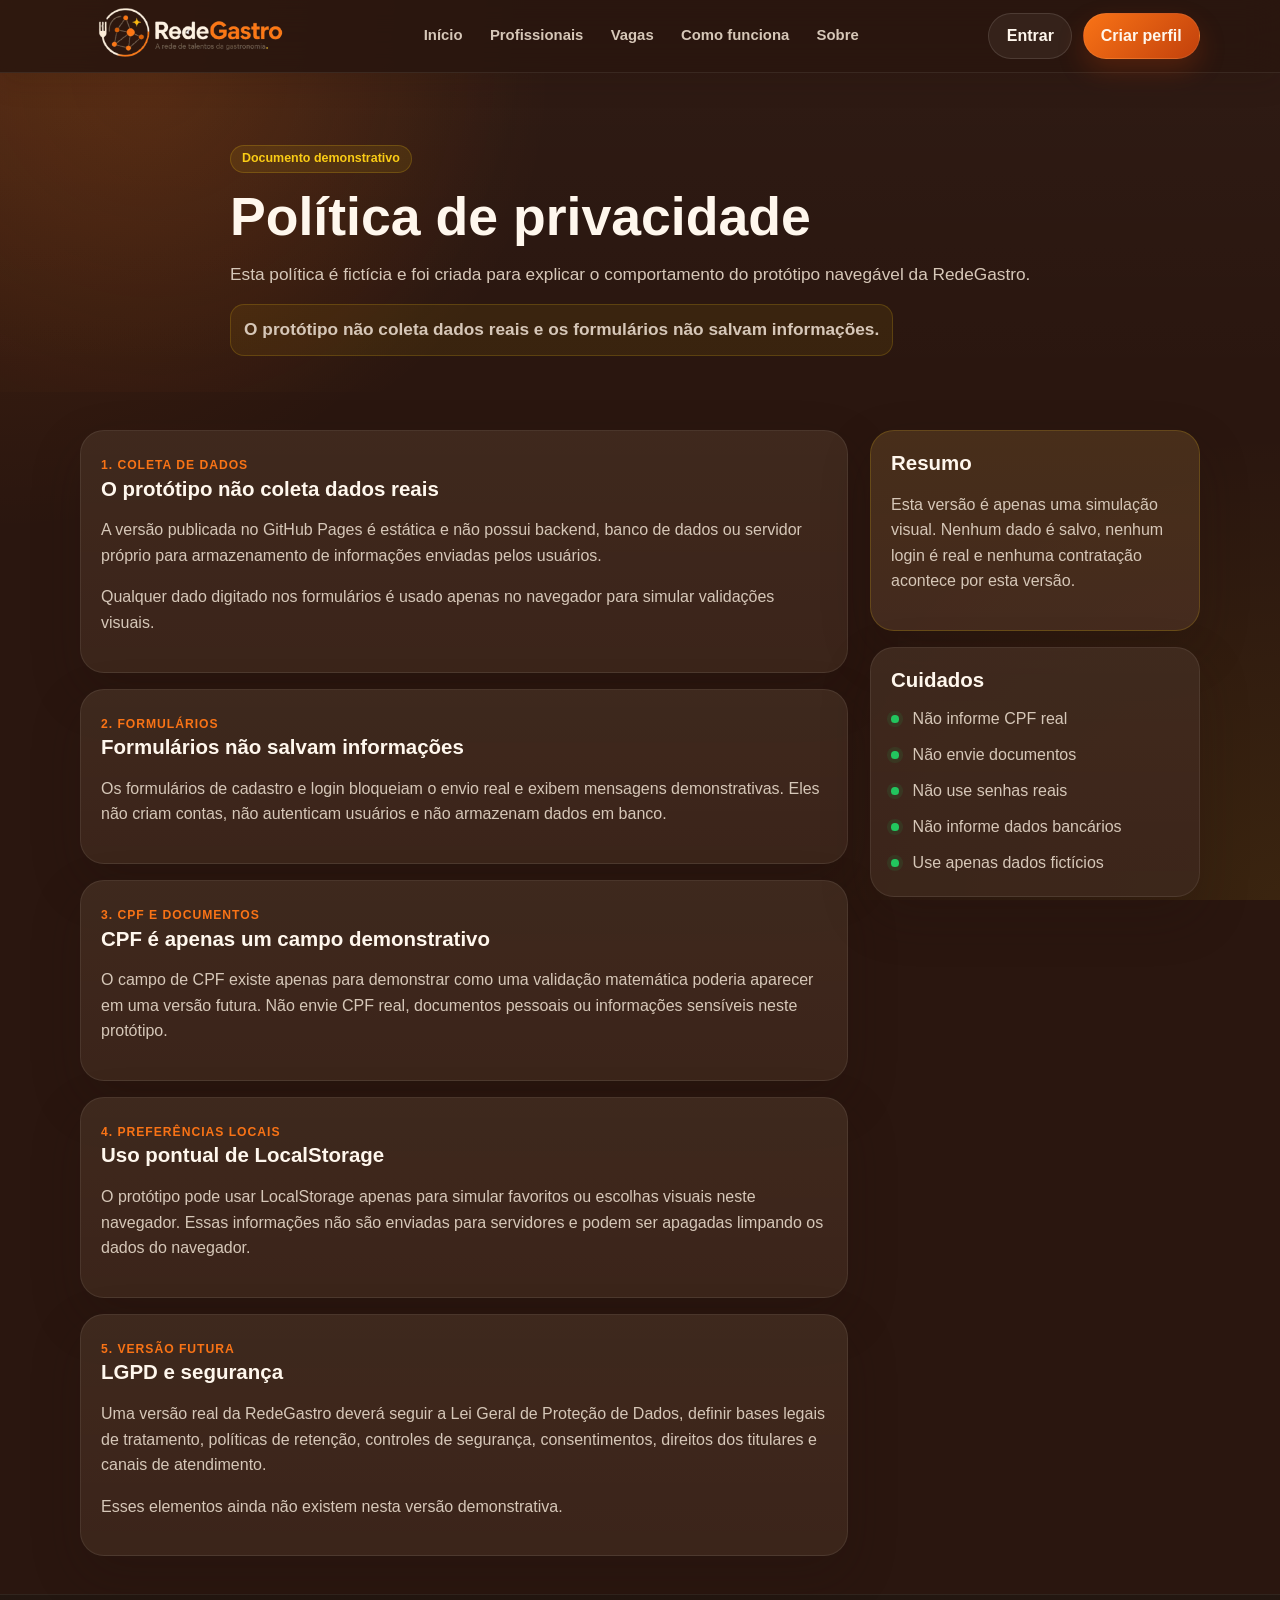
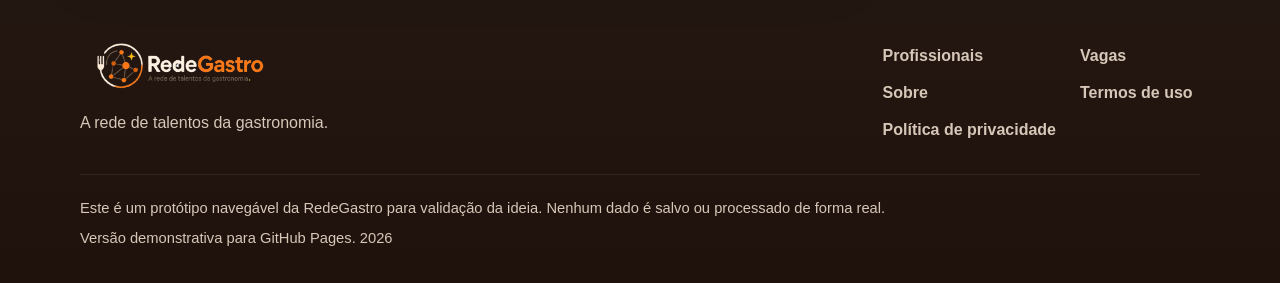
<file: pages/privacidade.html>
<!DOCTYPE html>
<html lang="pt-BR">
<head>
  <meta charset="UTF-8">
  <meta name="viewport" content="width=device-width, initial-scale=1.0">
  <meta name="description" content="Política de privacidade fictícia da RedeGastro, protótipo que não coleta nem salva dados reais.">
  <meta property="og:title" content="RedeGastro | Política de privacidade">
  <meta property="og:description" content="Política demonstrativa do protótipo RedeGastro. Formulários não salvam informações reais.">
  <meta property="og:image" content="../assets/images/og-image.png">
  <meta property="og:type" content="website">
  <meta property="og:locale" content="pt_BR">
  <title>RedeGastro | Política de privacidade</title>
  <link rel="icon" href="../assets/images/favicon.png" type="image/png">
  <link rel="stylesheet" href="../css/style.css">
  <link rel="stylesheet" href="../css/responsive.css">
  <link rel="stylesheet" href="../css/utilities.css">
</head>
<body data-page="privacy">
  <a class="skip-link" href="#conteudo">Pular para o conteúdo</a>

  <header class="site-header" data-header>
    <div class="container header__inner">
      <a class="brand" href="../index.html" aria-label="RedeGastro - início">
        <img src="../assets/images/logo-redegastro.png" alt="RedeGastro" width="214" height="58">
      </a>

      <button class="menu-toggle" type="button" aria-label="Abrir menu" aria-controls="main-menu" aria-expanded="false" data-menu-toggle>
        <span></span>
        <span></span>
        <span></span>
      </button>

      <nav class="main-nav" id="main-menu" aria-label="Navegação principal" data-main-nav>
        <a class="main-nav__link" href="../index.html">Início</a>
        <a class="main-nav__link" href="profissionais.html">Profissionais</a>
        <a class="main-nav__link" href="vagas.html">Vagas</a>
        <a class="main-nav__link" href="../index.html#como-funciona">Como funciona</a>
        <a class="main-nav__link" href="sobre.html">Sobre</a>
      </nav>

      <div class="header-actions">
        <a class="btn btn--secondary" href="login.html">Entrar</a>
        <a class="btn btn--primary" href="cadastro.html">Criar perfil</a>
      </div>
    </div>
  </header>

  <main id="conteudo">
    <section class="page-hero">
      <div class="container page-hero__content">
        <span class="badge badge--soft">Documento demonstrativo</span>
        <h1>Política de privacidade</h1>
        <p>Esta política é fictícia e foi criada para explicar o comportamento do protótipo navegável da RedeGastro.</p>
        <p class="notice">O protótipo não coleta dados reais e os formulários não salvam informações.</p>
      </div>
    </section>

    <section class="section section--compact">
      <div class="container">
        <div class="dashboard-layout">
          <div class="dashboard-main">
            <section class="dashboard-card" aria-labelledby="sem-coleta">
              <span class="eyebrow">1. Coleta de dados</span>
              <h2 id="sem-coleta">O protótipo não coleta dados reais</h2>
              <p>A versão publicada no GitHub Pages é estática e não possui backend, banco de dados ou servidor próprio para armazenamento de informações enviadas pelos usuários.</p>
              <p>Qualquer dado digitado nos formulários é usado apenas no navegador para simular validações visuais.</p>
            </section>

            <section class="dashboard-card" aria-labelledby="formularios">
              <span class="eyebrow">2. Formulários</span>
              <h2 id="formularios">Formulários não salvam informações</h2>
              <p>Os formulários de cadastro e login bloqueiam o envio real e exibem mensagens demonstrativas. Eles não criam contas, não autenticam usuários e não armazenam dados em banco.</p>
            </section>

            <section class="dashboard-card" aria-labelledby="cpf-demo">
              <span class="eyebrow">3. CPF e documentos</span>
              <h2 id="cpf-demo">CPF é apenas um campo demonstrativo</h2>
              <p>O campo de CPF existe apenas para demonstrar como uma validação matemática poderia aparecer em uma versão futura. Não envie CPF real, documentos pessoais ou informações sensíveis neste protótipo.</p>
            </section>

            <section class="dashboard-card" aria-labelledby="localstorage">
              <span class="eyebrow">4. Preferências locais</span>
              <h2 id="localstorage">Uso pontual de LocalStorage</h2>
              <p>O protótipo pode usar LocalStorage apenas para simular favoritos ou escolhas visuais neste navegador. Essas informações não são enviadas para servidores e podem ser apagadas limpando os dados do navegador.</p>
            </section>

            <section class="dashboard-card" aria-labelledby="lgpd">
              <span class="eyebrow">5. Versão futura</span>
              <h2 id="lgpd">LGPD e segurança</h2>
              <p>Uma versão real da RedeGastro deverá seguir a Lei Geral de Proteção de Dados, definir bases legais de tratamento, políticas de retenção, controles de segurança, consentimentos, direitos dos titulares e canais de atendimento.</p>
              <p>Esses elementos ainda não existem nesta versão demonstrativa.</p>
            </section>
          </div>

          <aside class="dashboard-sidebar" aria-label="Resumo de privacidade">
            <section class="dashboard-card dashboard-card--notice">
              <h2>Resumo</h2>
              <p>Esta versão é apenas uma simulação visual. Nenhum dado é salvo, nenhum login é real e nenhuma contratação acontece por esta versão.</p>
            </section>

            <section class="dashboard-card">
              <h2>Cuidados</h2>
              <ul class="check-list">
                <li>Não informe CPF real</li>
                <li>Não envie documentos</li>
                <li>Não use senhas reais</li>
                <li>Não informe dados bancários</li>
                <li>Use apenas dados fictícios</li>
              </ul>
            </section>
          </aside>
        </div>
      </div>
    </section>
  </main>

  <footer class="site-footer">
    <div class="container footer__grid">
      <div>
        <a class="brand brand--footer" href="../index.html" aria-label="RedeGastro - início">
          <img src="../assets/images/logo-redegastro.png" alt="RedeGastro" width="194" height="52">
        </a>
        <p>A rede de talentos da gastronomia.</p>
      </div>
      <nav class="footer-links" aria-label="Links do rodapé">
        <a href="profissionais.html">Profissionais</a>
        <a href="vagas.html">Vagas</a>
        <a href="sobre.html">Sobre</a>
        <a href="termos.html">Termos de uso</a>
        <a href="privacidade.html">Política de privacidade</a>
      </nav>
    </div>
    <div class="container footer__bottom">
      <p>Este é um protótipo navegável da RedeGastro para validação da ideia. Nenhum dado é salvo ou processado de forma real.</p>
      <p>Versão demonstrativa para GitHub Pages. <span data-current-year></span></p>
    </div>
  </footer>

  <div class="toast-region" aria-live="polite" aria-atomic="true" data-toast-region></div>

  <script src="../js/data.js"></script>
  <script src="../js/ui.js"></script>
  <script src="../js/filters.js"></script>
  <script src="../js/forms.js"></script>
  <script src="../js/main.js"></script>
</body>
</html>
</file>
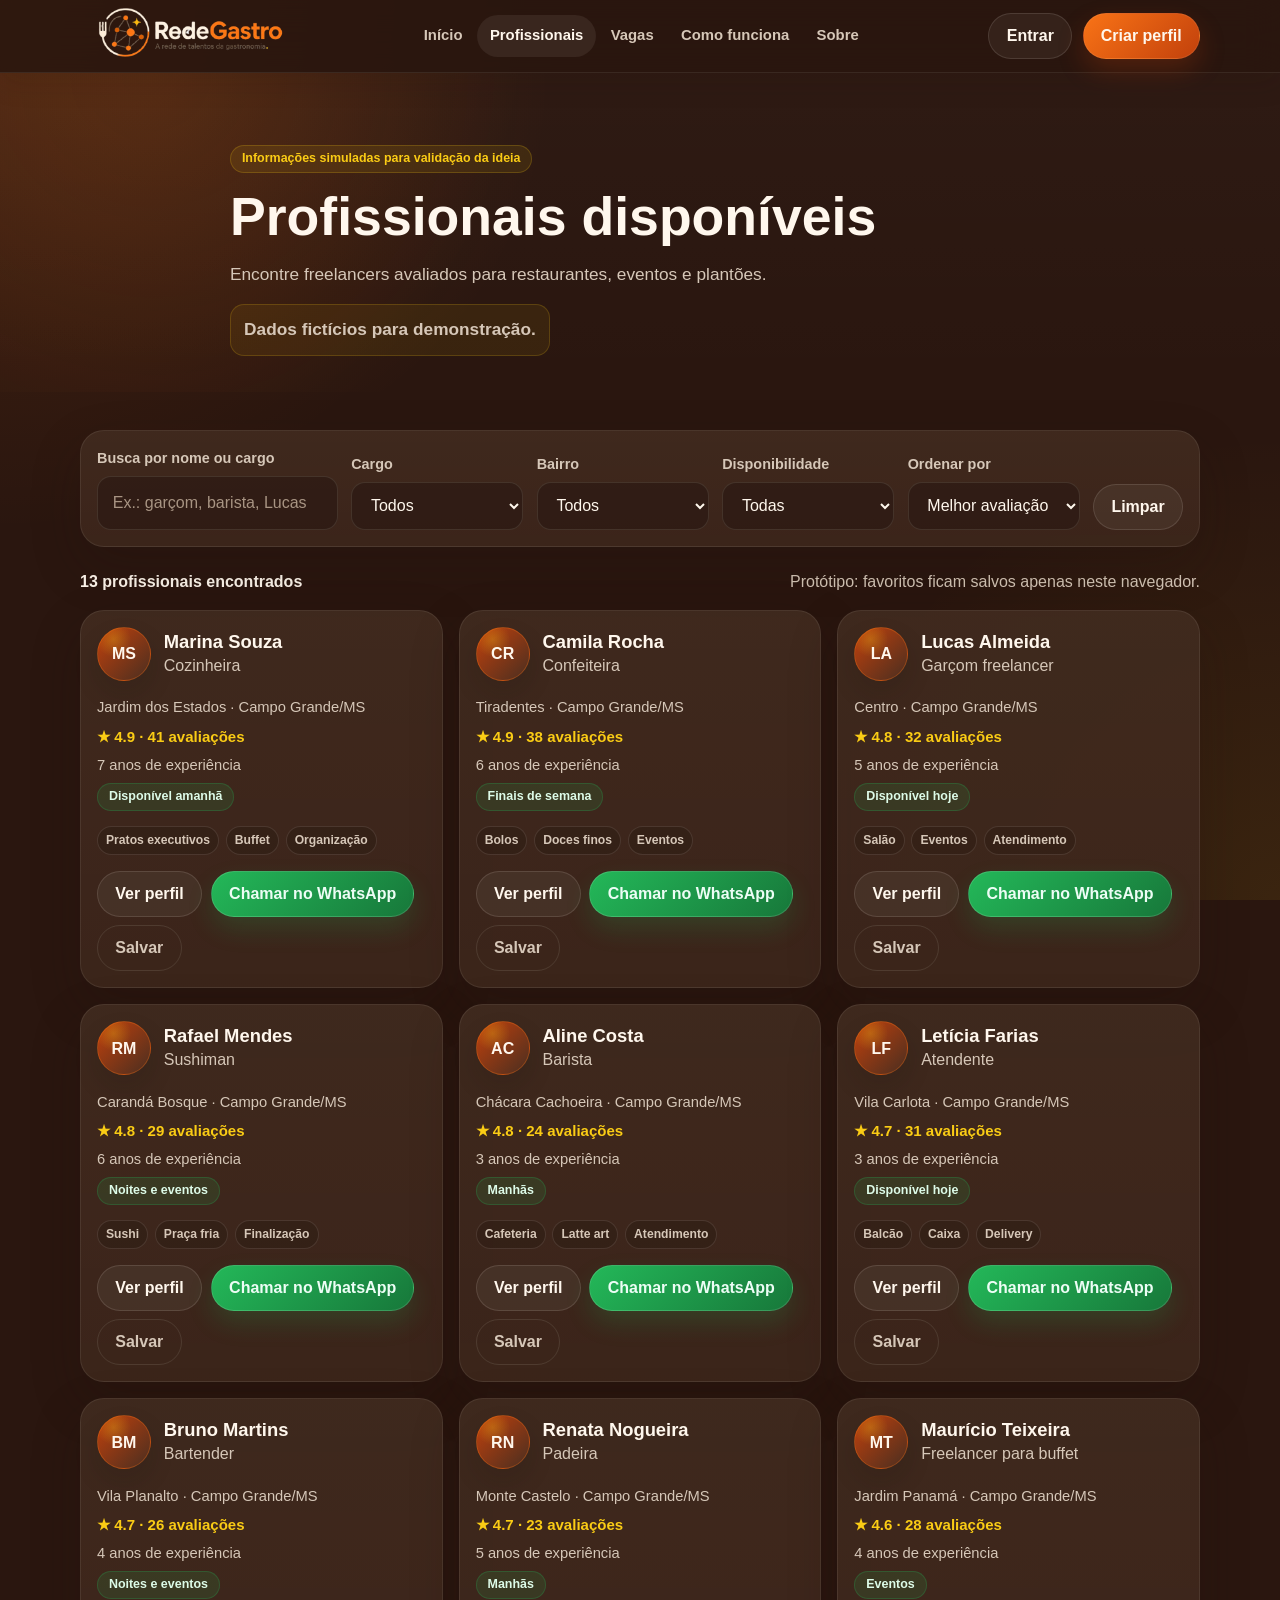
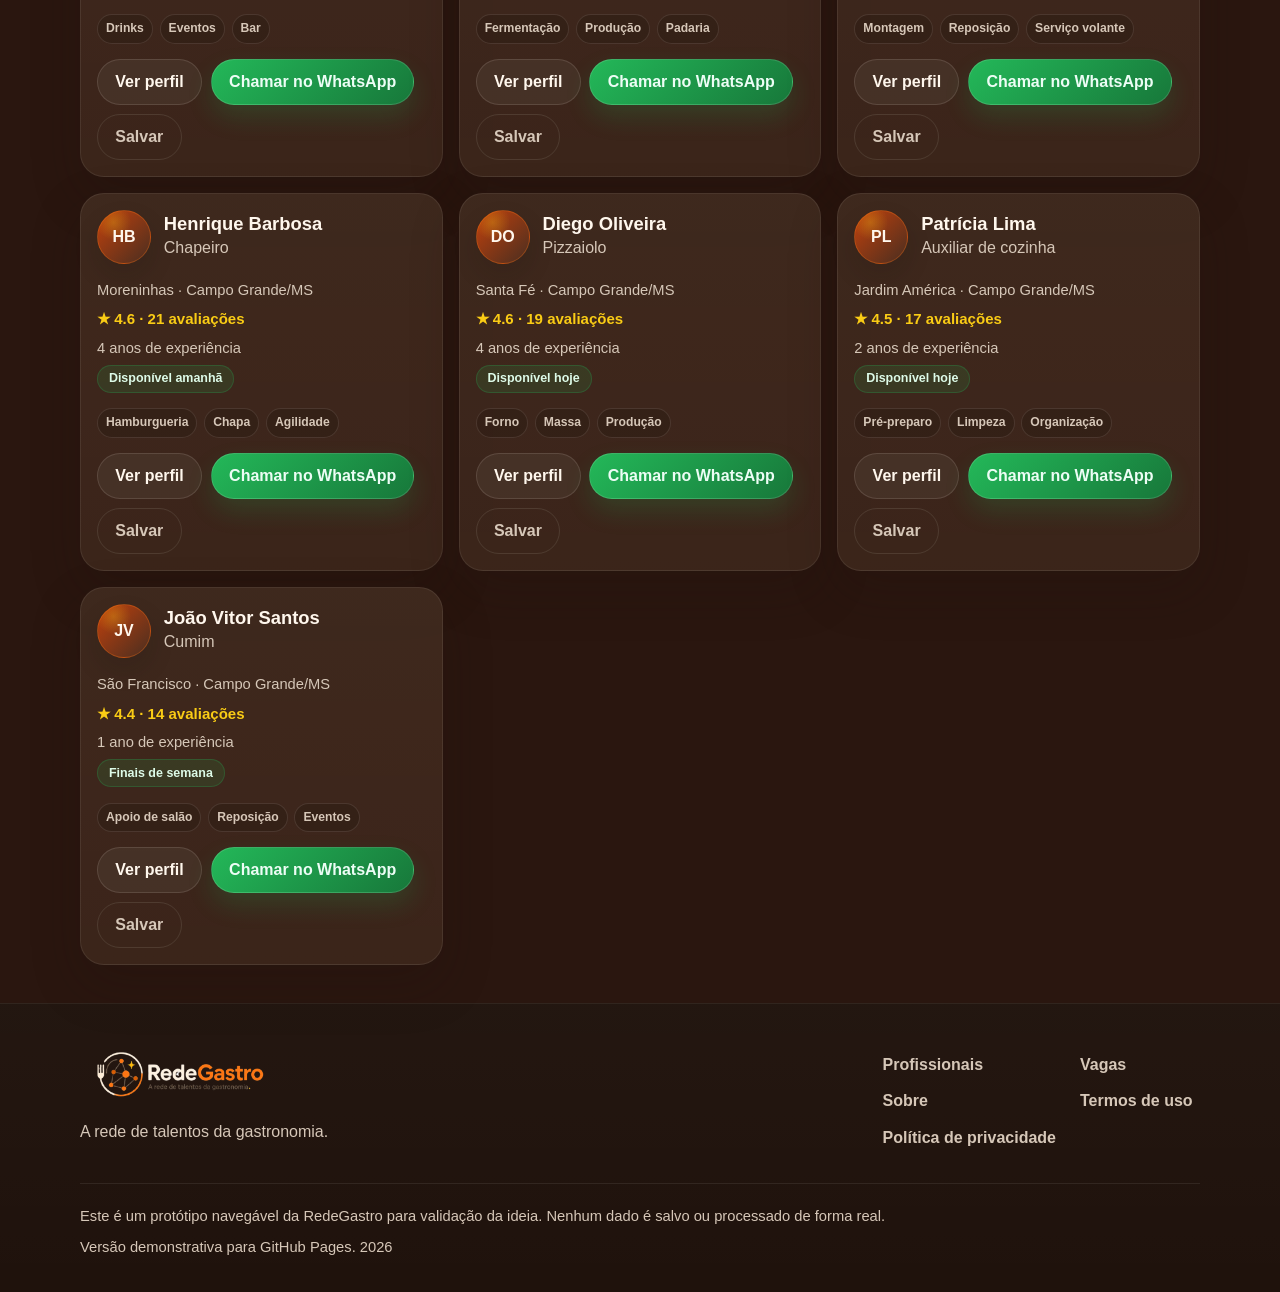
<file: pages/profissionais.html>
<!DOCTYPE html>
<html lang="pt-BR">
<head>
  <meta charset="UTF-8">
  <meta name="viewport" content="width=device-width, initial-scale=1.0">
  <meta name="description" content="Profissionais freelancers fictícios da gastronomia disponíveis para restaurantes, eventos e plantões no protótipo RedeGastro.">
  <meta property="og:title" content="RedeGastro | Profissionais disponíveis">
  <meta property="og:description" content="Encontre freelancers avaliados para restaurantes, eventos e plantões. Dados fictícios para demonstração.">
  <meta property="og:image" content="../assets/images/og-image.png">
  <meta property="og:type" content="website">
  <meta property="og:locale" content="pt_BR">
  <title>RedeGastro | Profissionais disponíveis</title>
  <link rel="icon" href="../assets/images/favicon.png" type="image/png">
  <link rel="stylesheet" href="../css/style.css">
  <link rel="stylesheet" href="../css/responsive.css">
  <link rel="stylesheet" href="../css/utilities.css">
</head>
<body data-page="professionals">
  <a class="skip-link" href="#conteudo">Pular para o conteúdo</a>

  <header class="site-header" data-header>
    <div class="container header__inner">
      <a class="brand" href="../index.html" aria-label="RedeGastro - início">
        <img src="../assets/images/logo-redegastro.png" alt="RedeGastro" width="214" height="58">
      </a>

      <button class="menu-toggle" type="button" aria-label="Abrir menu" aria-controls="main-menu" aria-expanded="false" data-menu-toggle>
        <span></span>
        <span></span>
        <span></span>
      </button>

      <nav class="main-nav" id="main-menu" aria-label="Navegação principal" data-main-nav>
        <a class="main-nav__link" href="../index.html">Início</a>
        <a class="main-nav__link is-active" href="profissionais.html">Profissionais</a>
        <a class="main-nav__link" href="vagas.html">Vagas</a>
        <a class="main-nav__link" href="../index.html#como-funciona">Como funciona</a>
        <a class="main-nav__link" href="sobre.html">Sobre</a>
      </nav>

      <div class="header-actions">
        <a class="btn btn--secondary" href="login.html">Entrar</a>
        <a class="btn btn--primary" href="cadastro.html">Criar perfil</a>
      </div>
    </div>
  </header>

  <main id="conteudo">
    <section class="page-hero">
      <div class="container page-hero__content">
        <span class="badge badge--soft">Informações simuladas para validação da ideia</span>
        <h1>Profissionais disponíveis</h1>
        <p>Encontre freelancers avaliados para restaurantes, eventos e plantões.</p>
        <p class="notice">Dados fictícios para demonstração.</p>
      </div>
    </section>

    <section class="section section--compact">
      <div class="container">
        <form class="filter-panel" data-professionals-filters>
          <div class="filters-grid">
            <div class="form-field">
              <label for="professional-search">Busca por nome ou cargo</label>
              <input id="professional-search" type="search" placeholder="Ex.: garçom, barista, Lucas" data-filter-search>
            </div>

            <div class="form-field">
              <label for="professional-role">Cargo</label>
              <select id="professional-role" data-filter-role>
                <option value="">Todos</option>
                <option>Garçom</option>
                <option>Cumim</option>
                <option>Cozinheiro</option>
                <option>Auxiliar de cozinha</option>
                <option>Barista</option>
                <option>Bartender</option>
                <option>Sushiman</option>
                <option>Pizzaiolo</option>
                <option>Confeiteira</option>
                <option>Padeiro</option>
                <option>Chapeiro</option>
                <option>Atendente</option>
                <option>Freelancer para buffet</option>
              </select>
            </div>

            <div class="form-field">
              <label for="professional-neighborhood">Bairro</label>
              <select id="professional-neighborhood" data-filter-neighborhood>
                <option value="">Todos</option>
                <option>Centro</option>
                <option>Jardim dos Estados</option>
                <option>Vila Planalto</option>
                <option>Tiradentes</option>
                <option>Santa Fé</option>
                <option>Chácara Cachoeira</option>
                <option>Carandá Bosque</option>
                <option>Jardim América</option>
                <option>Moreninhas</option>
                <option>Monte Castelo</option>
                <option>São Francisco</option>
                <option>Vila Carlota</option>
                <option>Jardim Panamá</option>
              </select>
            </div>

            <div class="form-field">
              <label for="professional-availability">Disponibilidade</label>
              <select id="professional-availability" data-filter-availability>
                <option value="">Todas</option>
                <option value="today">Disponíveis hoje</option>
                <option value="tomorrow">Disponíveis amanhã</option>
                <option value="weekend">Finais de semana</option>
                <option value="nights">Noites e eventos</option>
                <option value="morning">Manhãs</option>
                <option value="events">Eventos</option>
              </select>
            </div>

            <div class="form-field">
              <label for="professional-sort">Ordenar por</label>
              <select id="professional-sort" data-filter-sort>
                <option value="rating">Melhor avaliação</option>
                <option value="reviews">Mais avaliações</option>
                <option value="recent">Mais recentes</option>
                <option value="today">Disponíveis hoje</option>
              </select>
            </div>

            <button class="btn btn--secondary" type="reset">Limpar</button>
          </div>
        </form>

        <div class="results-toolbar" aria-live="polite">
          <strong data-professionals-count>0 profissionais encontrados</strong>
          <span>Protótipo: favoritos ficam salvos apenas neste navegador.</span>
        </div>

        <div class="card-grid card-grid--directory" id="professionals-grid" aria-live="polite"></div>

        <div class="empty-state" data-professionals-empty hidden>
          Nenhum profissional encontrado com esses filtros. Ajuste a busca para visualizar outros exemplos fictícios.
        </div>
      </div>
    </section>
  </main>

  <footer class="site-footer">
    <div class="container footer__grid">
      <div>
        <a class="brand brand--footer" href="../index.html" aria-label="RedeGastro - início">
          <img src="../assets/images/logo-redegastro.png" alt="RedeGastro" width="194" height="52">
        </a>
        <p>A rede de talentos da gastronomia.</p>
      </div>
      <nav class="footer-links" aria-label="Links do rodapé">
        <a href="profissionais.html">Profissionais</a>
        <a href="vagas.html">Vagas</a>
        <a href="sobre.html">Sobre</a>
        <a href="termos.html">Termos de uso</a>
        <a href="privacidade.html">Política de privacidade</a>
      </nav>
    </div>
    <div class="container footer__bottom">
      <p>Este é um protótipo navegável da RedeGastro para validação da ideia. Nenhum dado é salvo ou processado de forma real.</p>
      <p>Versão demonstrativa para GitHub Pages. <span data-current-year></span></p>
    </div>
  </footer>

  <div class="toast-region" aria-live="polite" aria-atomic="true" data-toast-region></div>

  <script src="../js/data.js"></script>
  <script src="../js/ui.js"></script>
  <script src="../js/filters.js"></script>
  <script src="../js/forms.js"></script>
  <script src="../js/main.js"></script>
</body>
</html>
</file>
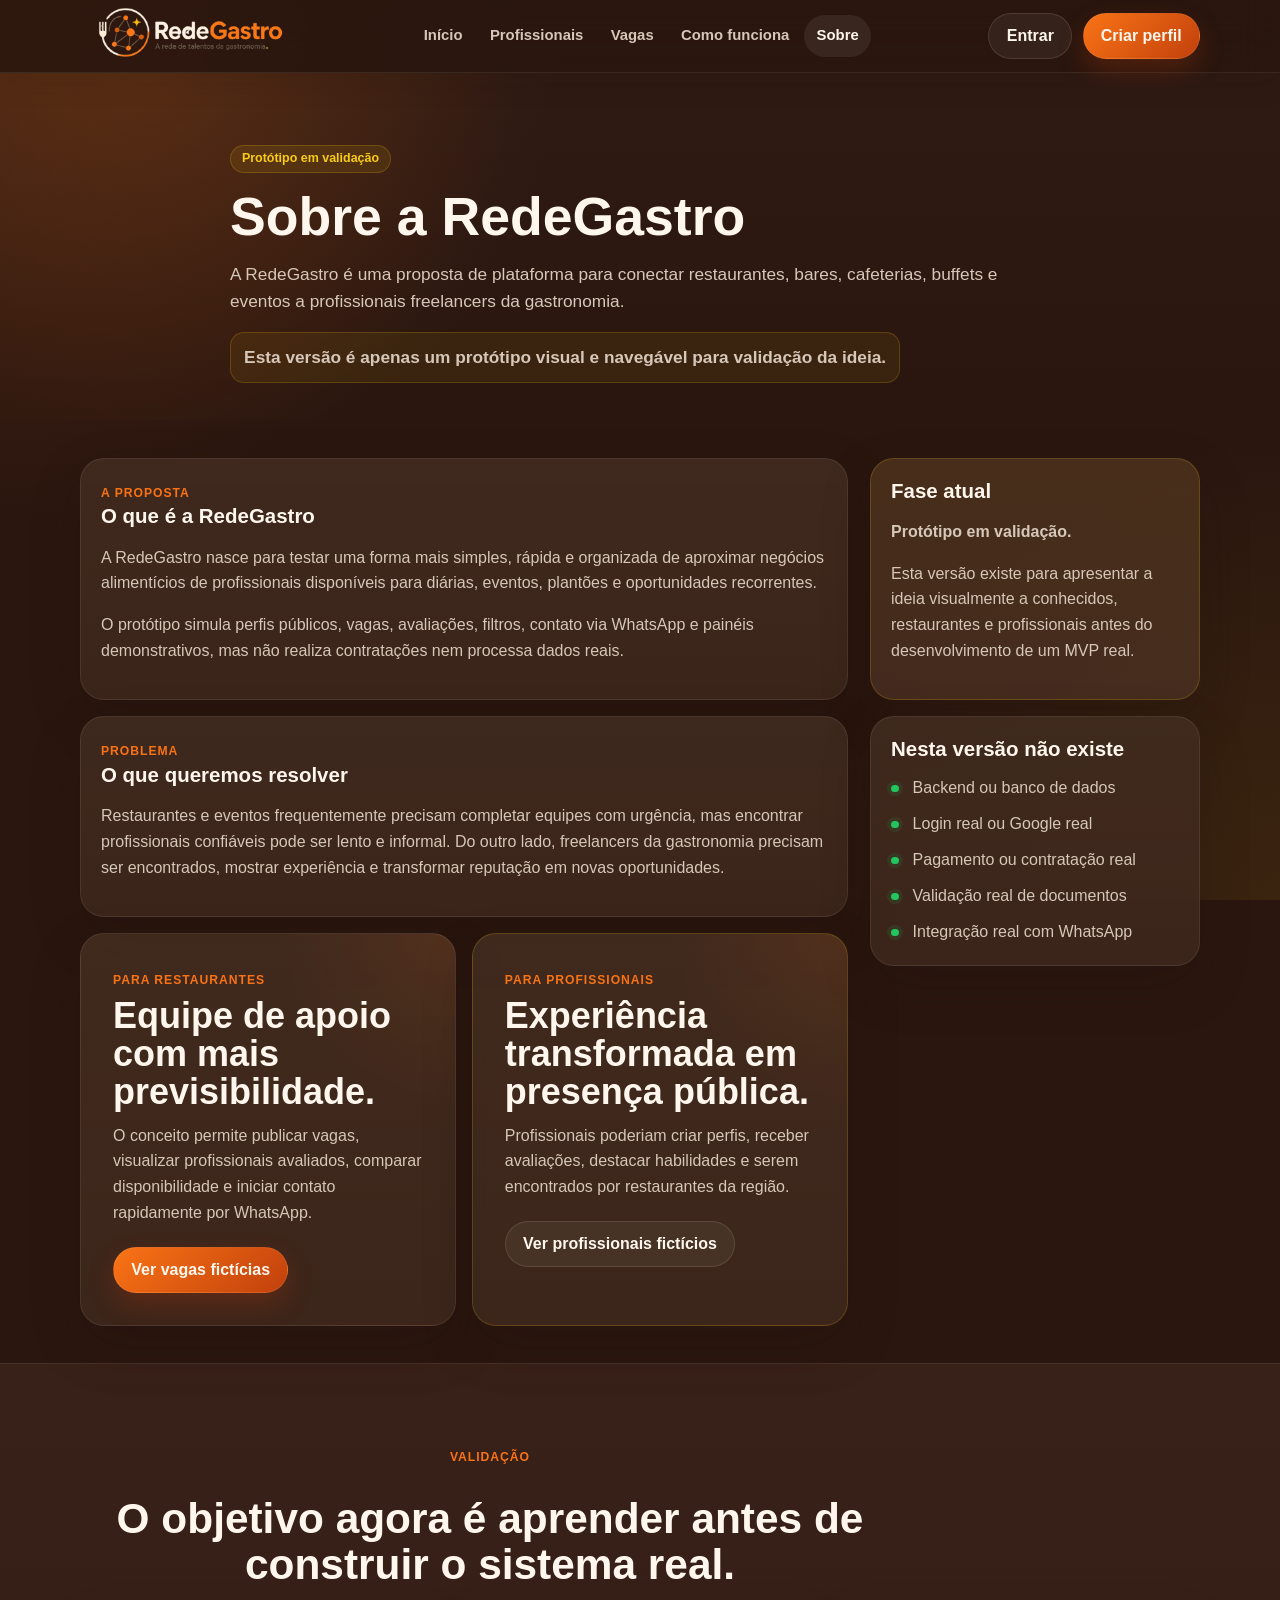
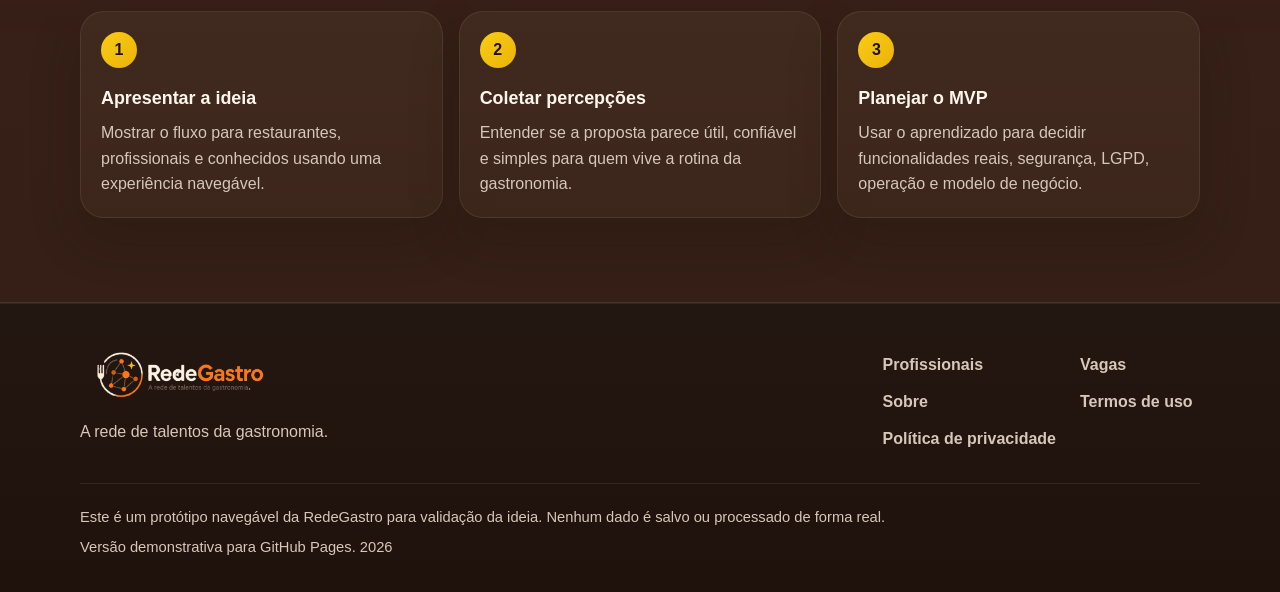
<file: pages/sobre.html>
<!DOCTYPE html>
<html lang="pt-BR">
<head>
  <meta charset="UTF-8">
  <meta name="viewport" content="width=device-width, initial-scale=1.0">
  <meta name="description" content="Conheça a proposta da RedeGastro, protótipo de plataforma que conecta restaurantes a profissionais freelancers da gastronomia.">
  <meta property="og:title" content="RedeGastro | Sobre">
  <meta property="og:description" content="A RedeGastro é um protótipo visual para validar uma plataforma de conexão entre restaurantes e freelancers da gastronomia.">
  <meta property="og:image" content="../assets/images/og-image.png">
  <meta property="og:type" content="website">
  <meta property="og:locale" content="pt_BR">
  <title>RedeGastro | Sobre</title>
  <link rel="icon" href="../assets/images/favicon.png" type="image/png">
  <link rel="stylesheet" href="../css/style.css">
  <link rel="stylesheet" href="../css/responsive.css">
  <link rel="stylesheet" href="../css/utilities.css">
</head>
<body data-page="about">
  <a class="skip-link" href="#conteudo">Pular para o conteúdo</a>

  <header class="site-header" data-header>
    <div class="container header__inner">
      <a class="brand" href="../index.html" aria-label="RedeGastro - início">
        <img src="../assets/images/logo-redegastro.png" alt="RedeGastro" width="214" height="58">
      </a>

      <button class="menu-toggle" type="button" aria-label="Abrir menu" aria-controls="main-menu" aria-expanded="false" data-menu-toggle>
        <span></span>
        <span></span>
        <span></span>
      </button>

      <nav class="main-nav" id="main-menu" aria-label="Navegação principal" data-main-nav>
        <a class="main-nav__link" href="../index.html">Início</a>
        <a class="main-nav__link" href="profissionais.html">Profissionais</a>
        <a class="main-nav__link" href="vagas.html">Vagas</a>
        <a class="main-nav__link" href="../index.html#como-funciona">Como funciona</a>
        <a class="main-nav__link is-active" href="sobre.html">Sobre</a>
      </nav>

      <div class="header-actions">
        <a class="btn btn--secondary" href="login.html">Entrar</a>
        <a class="btn btn--primary" href="cadastro.html">Criar perfil</a>
      </div>
    </div>
  </header>

  <main id="conteudo">
    <section class="page-hero">
      <div class="container page-hero__content">
        <span class="badge badge--soft">Protótipo em validação</span>
        <h1>Sobre a RedeGastro</h1>
        <p>A RedeGastro é uma proposta de plataforma para conectar restaurantes, bares, cafeterias, buffets e eventos a profissionais freelancers da gastronomia.</p>
        <p class="notice">Esta versão é apenas um protótipo visual e navegável para validação da ideia.</p>
      </div>
    </section>

    <section class="section section--compact">
      <div class="container">
        <div class="dashboard-layout">
          <div class="dashboard-main">
            <section class="dashboard-card" aria-labelledby="o-que-e">
              <span class="eyebrow">A proposta</span>
              <h2 id="o-que-e">O que é a RedeGastro</h2>
              <p>A RedeGastro nasce para testar uma forma mais simples, rápida e organizada de aproximar negócios alimentícios de profissionais disponíveis para diárias, eventos, plantões e oportunidades recorrentes.</p>
              <p>O protótipo simula perfis públicos, vagas, avaliações, filtros, contato via WhatsApp e painéis demonstrativos, mas não realiza contratações nem processa dados reais.</p>
            </section>

            <section class="dashboard-card" aria-labelledby="problema">
              <span class="eyebrow">Problema</span>
              <h2 id="problema">O que queremos resolver</h2>
              <p>Restaurantes e eventos frequentemente precisam completar equipes com urgência, mas encontrar profissionais confiáveis pode ser lento e informal. Do outro lado, freelancers da gastronomia precisam ser encontrados, mostrar experiência e transformar reputação em novas oportunidades.</p>
            </section>

            <div class="split-grid">
              <article class="cta-panel">
                <span class="eyebrow">Para restaurantes</span>
                <h2>Equipe de apoio com mais previsibilidade.</h2>
                <p>O conceito permite publicar vagas, visualizar profissionais avaliados, comparar disponibilidade e iniciar contato rapidamente por WhatsApp.</p>
                <a class="btn btn--primary" href="vagas.html">Ver vagas fictícias</a>
              </article>

              <article class="cta-panel cta-panel--accent">
                <span class="eyebrow">Para profissionais</span>
                <h2>Experiência transformada em presença pública.</h2>
                <p>Profissionais poderiam criar perfis, receber avaliações, destacar habilidades e serem encontrados por restaurantes da região.</p>
                <a class="btn btn--secondary" href="profissionais.html">Ver profissionais fictícios</a>
              </article>
            </div>
          </div>

          <aside class="dashboard-sidebar" aria-label="Status do protótipo">
            <section class="dashboard-card dashboard-card--notice">
              <h2>Fase atual</h2>
              <p><strong>Protótipo em validação.</strong></p>
              <p>Esta versão existe para apresentar a ideia visualmente a conhecidos, restaurantes e profissionais antes do desenvolvimento de um MVP real.</p>
            </section>

            <section class="dashboard-card">
              <h2>Nesta versão não existe</h2>
              <ul class="check-list">
                <li>Backend ou banco de dados</li>
                <li>Login real ou Google real</li>
                <li>Pagamento ou contratação real</li>
                <li>Validação real de documentos</li>
                <li>Integração real com WhatsApp</li>
              </ul>
            </section>
          </aside>
        </div>
      </div>
    </section>

    <section class="section section--surface">
      <div class="container">
        <div class="section-heading section-heading--center">
          <span class="eyebrow">Validação</span>
          <h2>O objetivo agora é aprender antes de construir o sistema real.</h2>
        </div>

        <div class="steps">
          <article class="step-card">
            <span class="step-card__number">1</span>
            <h3>Apresentar a ideia</h3>
            <p>Mostrar o fluxo para restaurantes, profissionais e conhecidos usando uma experiência navegável.</p>
          </article>
          <article class="step-card">
            <span class="step-card__number">2</span>
            <h3>Coletar percepções</h3>
            <p>Entender se a proposta parece útil, confiável e simples para quem vive a rotina da gastronomia.</p>
          </article>
          <article class="step-card">
            <span class="step-card__number">3</span>
            <h3>Planejar o MVP</h3>
            <p>Usar o aprendizado para decidir funcionalidades reais, segurança, LGPD, operação e modelo de negócio.</p>
          </article>
        </div>
      </div>
    </section>
  </main>

  <footer class="site-footer">
    <div class="container footer__grid">
      <div>
        <a class="brand brand--footer" href="../index.html" aria-label="RedeGastro - início">
          <img src="../assets/images/logo-redegastro.png" alt="RedeGastro" width="194" height="52">
        </a>
        <p>A rede de talentos da gastronomia.</p>
      </div>
      <nav class="footer-links" aria-label="Links do rodapé">
        <a href="profissionais.html">Profissionais</a>
        <a href="vagas.html">Vagas</a>
        <a href="sobre.html">Sobre</a>
        <a href="termos.html">Termos de uso</a>
        <a href="privacidade.html">Política de privacidade</a>
      </nav>
    </div>
    <div class="container footer__bottom">
      <p>Este é um protótipo navegável da RedeGastro para validação da ideia. Nenhum dado é salvo ou processado de forma real.</p>
      <p>Versão demonstrativa para GitHub Pages. <span data-current-year></span></p>
    </div>
  </footer>

  <div class="toast-region" aria-live="polite" aria-atomic="true" data-toast-region></div>

  <script src="../js/data.js"></script>
  <script src="../js/ui.js"></script>
  <script src="../js/filters.js"></script>
  <script src="../js/forms.js"></script>
  <script src="../js/main.js"></script>
</body>
</html>
</file>
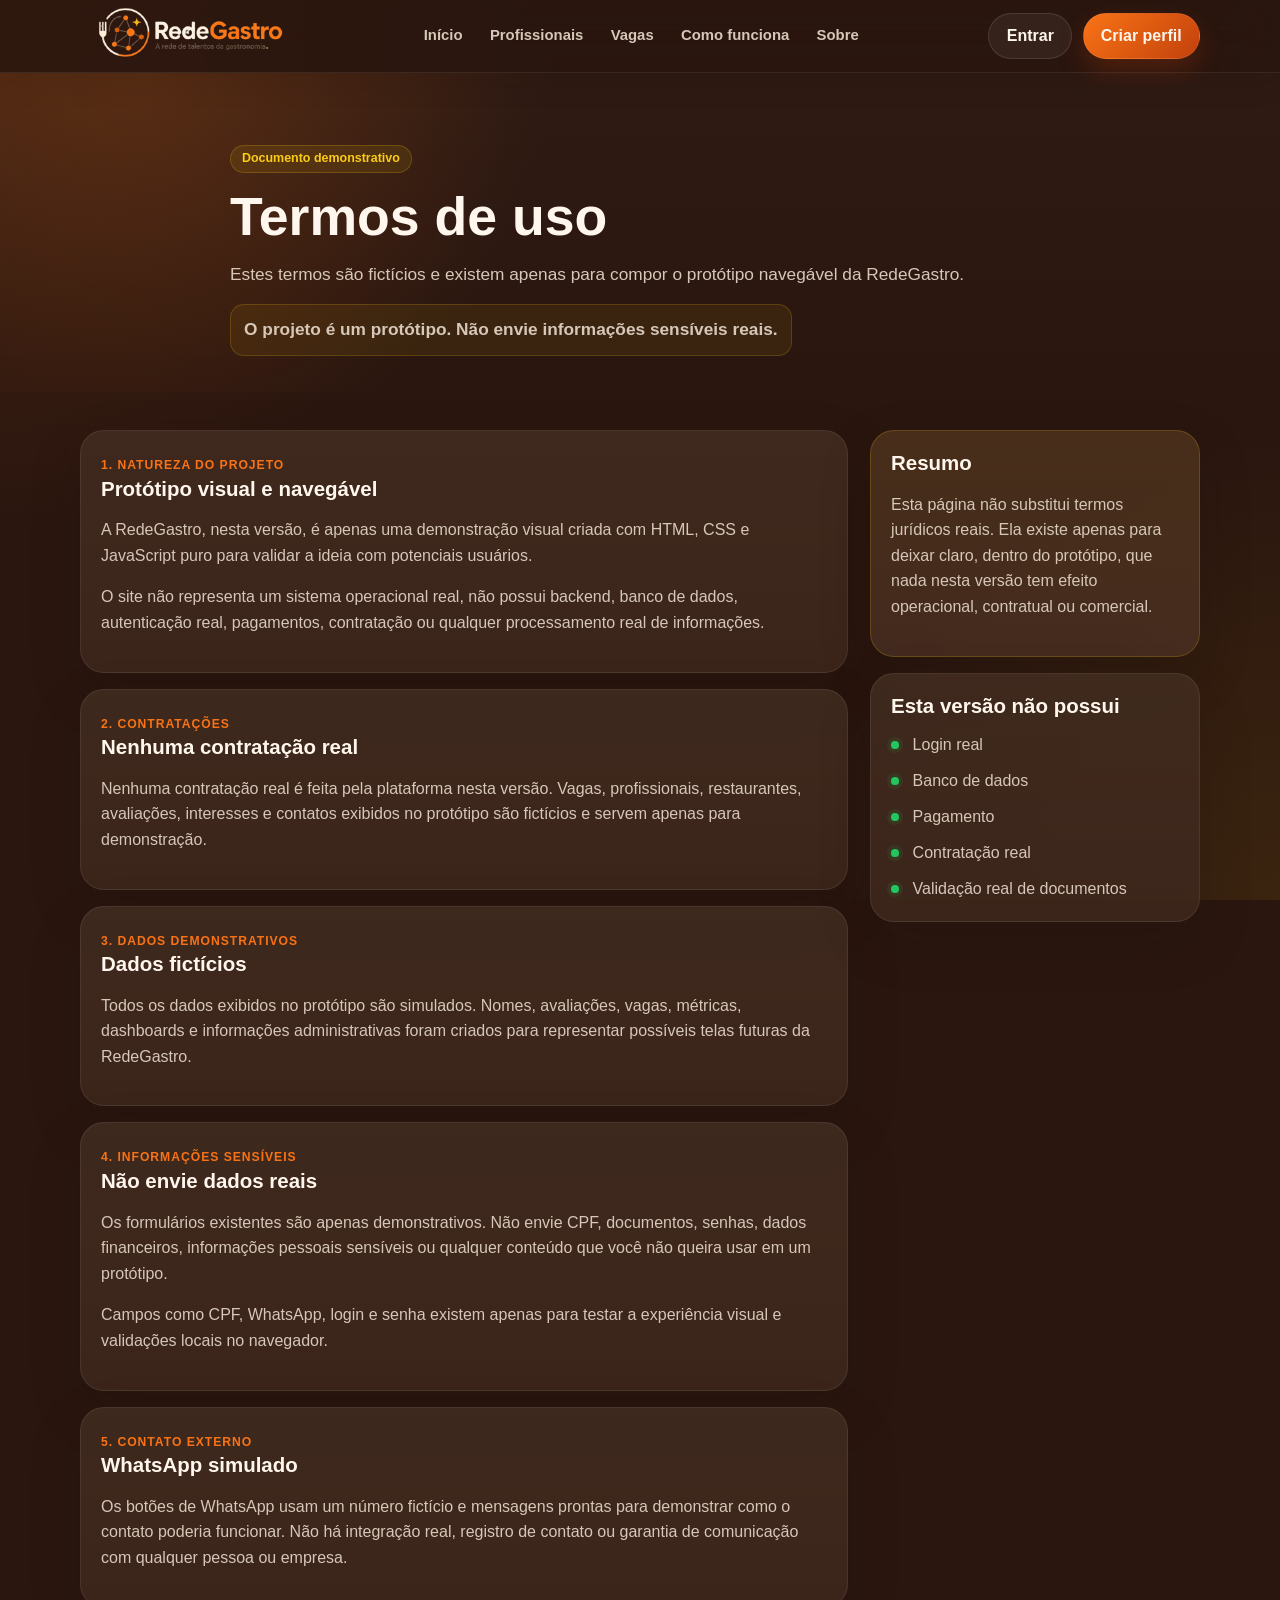
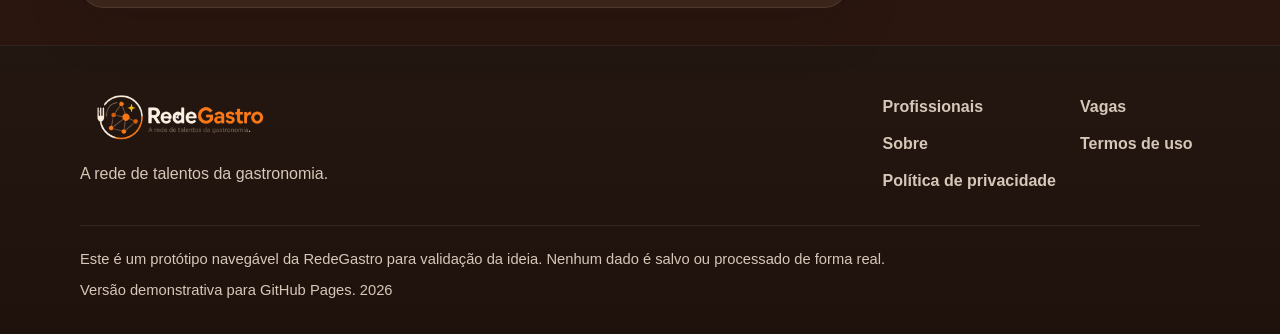
<file: pages/termos.html>
<!DOCTYPE html>
<html lang="pt-BR">
<head>
  <meta charset="UTF-8">
  <meta name="viewport" content="width=device-width, initial-scale=1.0">
  <meta name="description" content="Termos de uso fictícios da RedeGastro, protótipo visual e navegável sem funcionalidades reais.">
  <meta property="og:title" content="RedeGastro | Termos de uso">
  <meta property="og:description" content="Termos demonstrativos do protótipo RedeGastro. Nenhuma contratação real acontece nesta versão.">
  <meta property="og:image" content="../assets/images/og-image.png">
  <meta property="og:type" content="website">
  <meta property="og:locale" content="pt_BR">
  <title>RedeGastro | Termos de uso</title>
  <link rel="icon" href="../assets/images/favicon.png" type="image/png">
  <link rel="stylesheet" href="../css/style.css">
  <link rel="stylesheet" href="../css/responsive.css">
  <link rel="stylesheet" href="../css/utilities.css">
</head>
<body data-page="terms">
  <a class="skip-link" href="#conteudo">Pular para o conteúdo</a>

  <header class="site-header" data-header>
    <div class="container header__inner">
      <a class="brand" href="../index.html" aria-label="RedeGastro - início">
        <img src="../assets/images/logo-redegastro.png" alt="RedeGastro" width="214" height="58">
      </a>

      <button class="menu-toggle" type="button" aria-label="Abrir menu" aria-controls="main-menu" aria-expanded="false" data-menu-toggle>
        <span></span>
        <span></span>
        <span></span>
      </button>

      <nav class="main-nav" id="main-menu" aria-label="Navegação principal" data-main-nav>
        <a class="main-nav__link" href="../index.html">Início</a>
        <a class="main-nav__link" href="profissionais.html">Profissionais</a>
        <a class="main-nav__link" href="vagas.html">Vagas</a>
        <a class="main-nav__link" href="../index.html#como-funciona">Como funciona</a>
        <a class="main-nav__link" href="sobre.html">Sobre</a>
      </nav>

      <div class="header-actions">
        <a class="btn btn--secondary" href="login.html">Entrar</a>
        <a class="btn btn--primary" href="cadastro.html">Criar perfil</a>
      </div>
    </div>
  </header>

  <main id="conteudo">
    <section class="page-hero">
      <div class="container page-hero__content">
        <span class="badge badge--soft">Documento demonstrativo</span>
        <h1>Termos de uso</h1>
        <p>Estes termos são fictícios e existem apenas para compor o protótipo navegável da RedeGastro.</p>
        <p class="notice">O projeto é um protótipo. Não envie informações sensíveis reais.</p>
      </div>
    </section>

    <section class="section section--compact">
      <div class="container">
        <div class="dashboard-layout">
          <div class="dashboard-main">
            <section class="dashboard-card" aria-labelledby="natureza-prototipo">
              <span class="eyebrow">1. Natureza do projeto</span>
              <h2 id="natureza-prototipo">Protótipo visual e navegável</h2>
              <p>A RedeGastro, nesta versão, é apenas uma demonstração visual criada com HTML, CSS e JavaScript puro para validar a ideia com potenciais usuários.</p>
              <p>O site não representa um sistema operacional real, não possui backend, banco de dados, autenticação real, pagamentos, contratação ou qualquer processamento real de informações.</p>
            </section>

            <section class="dashboard-card" aria-labelledby="contratacoes">
              <span class="eyebrow">2. Contratações</span>
              <h2 id="contratacoes">Nenhuma contratação real</h2>
              <p>Nenhuma contratação real é feita pela plataforma nesta versão. Vagas, profissionais, restaurantes, avaliações, interesses e contatos exibidos no protótipo são fictícios e servem apenas para demonstração.</p>
            </section>

            <section class="dashboard-card" aria-labelledby="dados-ficticios">
              <span class="eyebrow">3. Dados demonstrativos</span>
              <h2 id="dados-ficticios">Dados fictícios</h2>
              <p>Todos os dados exibidos no protótipo são simulados. Nomes, avaliações, vagas, métricas, dashboards e informações administrativas foram criados para representar possíveis telas futuras da RedeGastro.</p>
            </section>

            <section class="dashboard-card" aria-labelledby="dados-sensiveis">
              <span class="eyebrow">4. Informações sensíveis</span>
              <h2 id="dados-sensiveis">Não envie dados reais</h2>
              <p>Os formulários existentes são apenas demonstrativos. Não envie CPF, documentos, senhas, dados financeiros, informações pessoais sensíveis ou qualquer conteúdo que você não queira usar em um protótipo.</p>
              <p>Campos como CPF, WhatsApp, login e senha existem apenas para testar a experiência visual e validações locais no navegador.</p>
            </section>

            <section class="dashboard-card" aria-labelledby="whatsapp">
              <span class="eyebrow">5. Contato externo</span>
              <h2 id="whatsapp">WhatsApp simulado</h2>
              <p>Os botões de WhatsApp usam um número fictício e mensagens prontas para demonstrar como o contato poderia funcionar. Não há integração real, registro de contato ou garantia de comunicação com qualquer pessoa ou empresa.</p>
            </section>
          </div>

          <aside class="dashboard-sidebar" aria-label="Resumo dos termos">
            <section class="dashboard-card dashboard-card--notice">
              <h2>Resumo</h2>
              <p>Esta página não substitui termos jurídicos reais. Ela existe apenas para deixar claro, dentro do protótipo, que nada nesta versão tem efeito operacional, contratual ou comercial.</p>
            </section>

            <section class="dashboard-card">
              <h2>Esta versão não possui</h2>
              <ul class="check-list">
                <li>Login real</li>
                <li>Banco de dados</li>
                <li>Pagamento</li>
                <li>Contratação real</li>
                <li>Validação real de documentos</li>
              </ul>
            </section>
          </aside>
        </div>
      </div>
    </section>
  </main>

  <footer class="site-footer">
    <div class="container footer__grid">
      <div>
        <a class="brand brand--footer" href="../index.html" aria-label="RedeGastro - início">
          <img src="../assets/images/logo-redegastro.png" alt="RedeGastro" width="194" height="52">
        </a>
        <p>A rede de talentos da gastronomia.</p>
      </div>
      <nav class="footer-links" aria-label="Links do rodapé">
        <a href="profissionais.html">Profissionais</a>
        <a href="vagas.html">Vagas</a>
        <a href="sobre.html">Sobre</a>
        <a href="termos.html">Termos de uso</a>
        <a href="privacidade.html">Política de privacidade</a>
      </nav>
    </div>
    <div class="container footer__bottom">
      <p>Este é um protótipo navegável da RedeGastro para validação da ideia. Nenhum dado é salvo ou processado de forma real.</p>
      <p>Versão demonstrativa para GitHub Pages. <span data-current-year></span></p>
    </div>
  </footer>

  <div class="toast-region" aria-live="polite" aria-atomic="true" data-toast-region></div>

  <script src="../js/data.js"></script>
  <script src="../js/ui.js"></script>
  <script src="../js/filters.js"></script>
  <script src="../js/forms.js"></script>
  <script src="../js/main.js"></script>
</body>
</html>
</file>
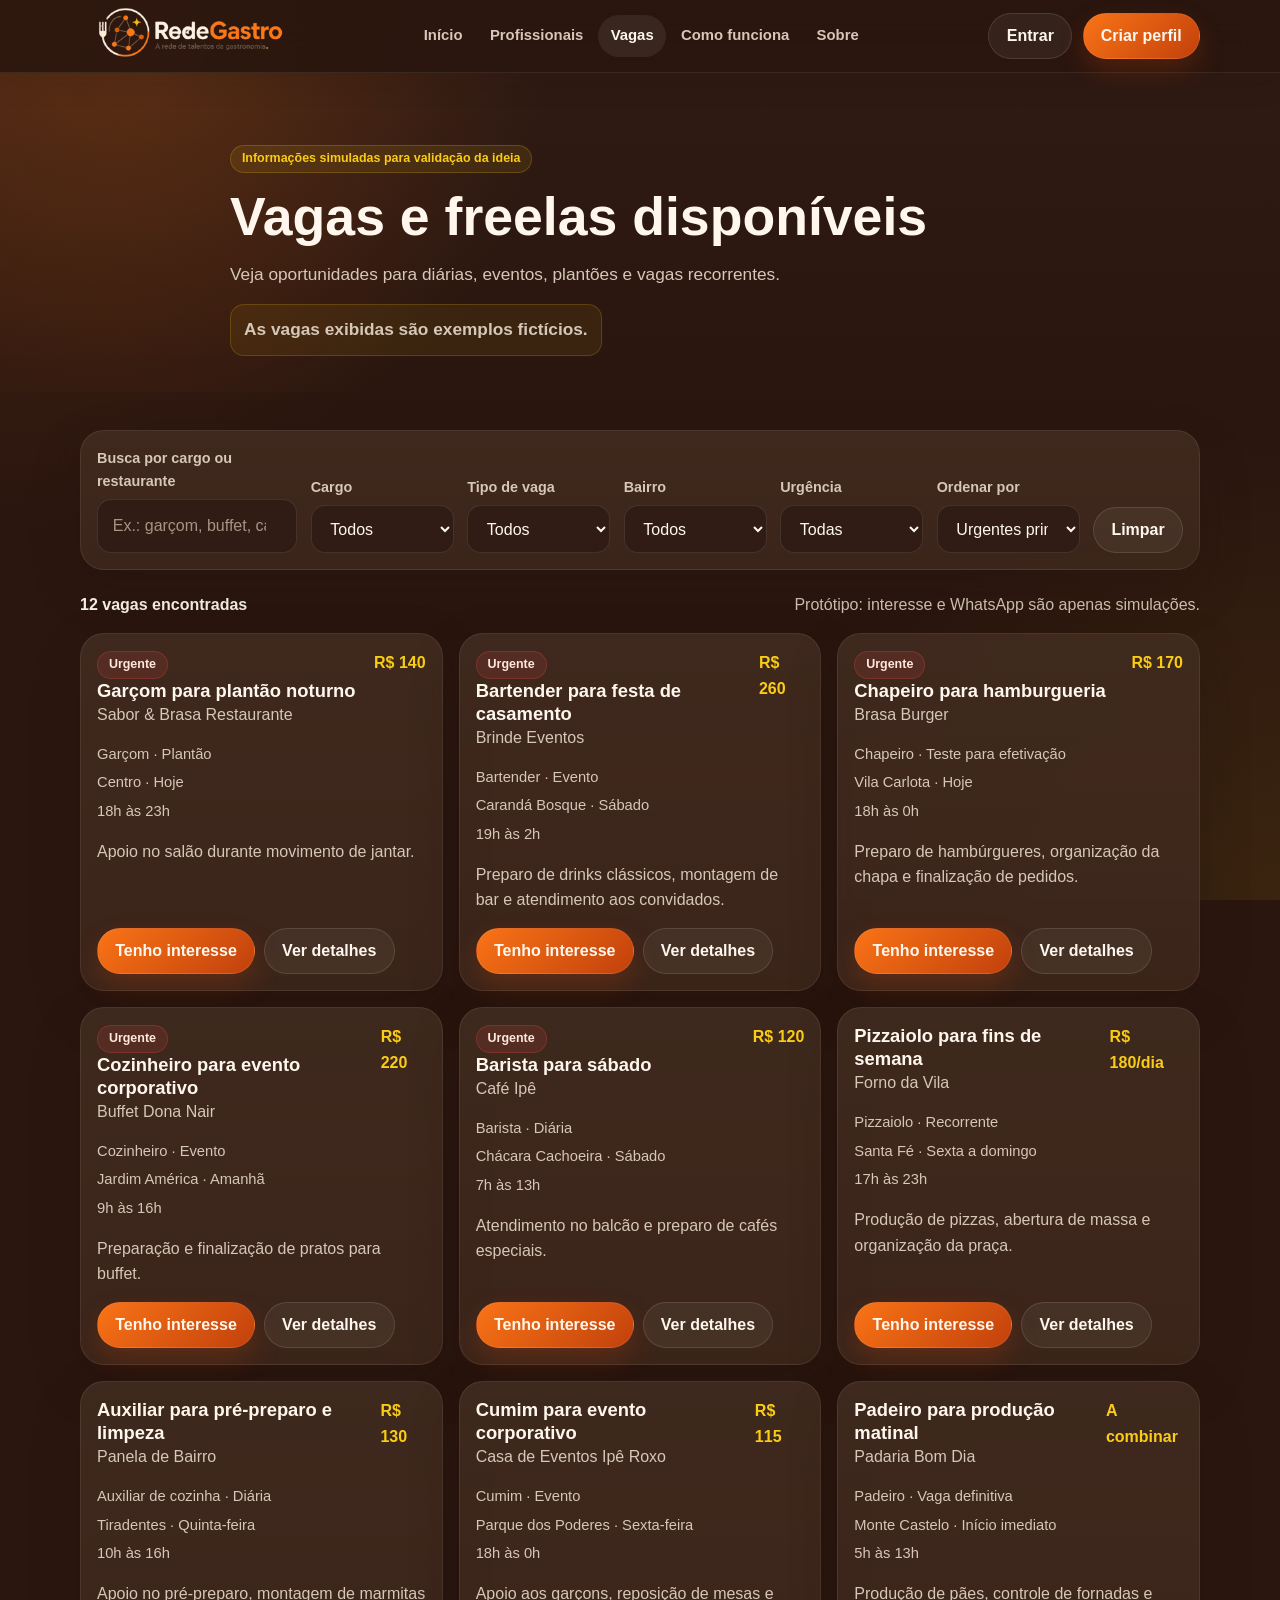
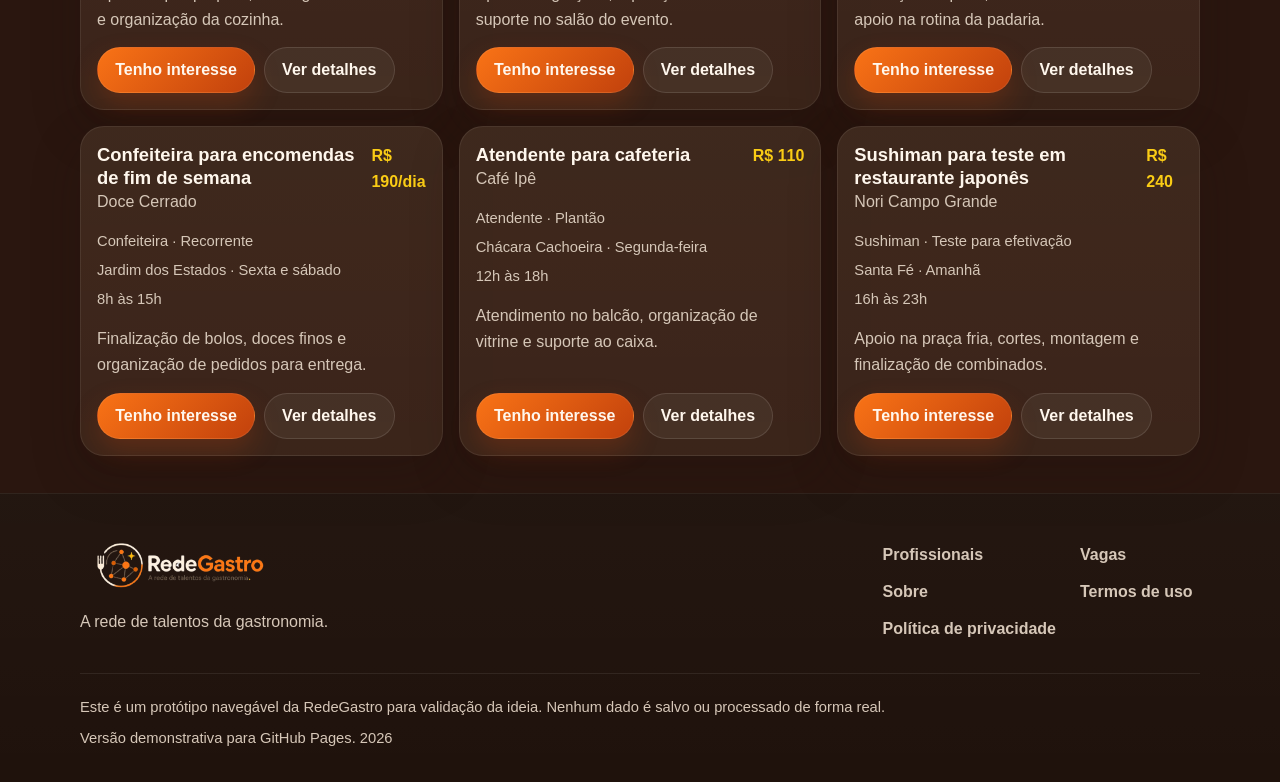
<file: pages/vagas.html>
<!DOCTYPE html>
<html lang="pt-BR">
<head>
  <meta charset="UTF-8">
  <meta name="viewport" content="width=device-width, initial-scale=1.0">
  <meta name="description" content="Vagas e freelas fictícios para profissionais da gastronomia no protótipo RedeGastro.">
  <meta property="og:title" content="RedeGastro | Vagas e freelas disponíveis">
  <meta property="og:description" content="Veja oportunidades fictícias para diárias, eventos, plantões e vagas recorrentes.">
  <meta property="og:image" content="../assets/images/og-image.png">
  <meta property="og:type" content="website">
  <meta property="og:locale" content="pt_BR">
  <title>RedeGastro | Vagas e freelas disponíveis</title>
  <link rel="icon" href="../assets/images/favicon.png" type="image/png">
  <link rel="stylesheet" href="../css/style.css">
  <link rel="stylesheet" href="../css/responsive.css">
  <link rel="stylesheet" href="../css/utilities.css">
</head>
<body data-page="jobs">
  <a class="skip-link" href="#conteudo">Pular para o conteúdo</a>

  <header class="site-header" data-header>
    <div class="container header__inner">
      <a class="brand" href="../index.html" aria-label="RedeGastro - início">
        <img src="../assets/images/logo-redegastro.png" alt="RedeGastro" width="214" height="58">
      </a>

      <button class="menu-toggle" type="button" aria-label="Abrir menu" aria-controls="main-menu" aria-expanded="false" data-menu-toggle>
        <span></span>
        <span></span>
        <span></span>
      </button>

      <nav class="main-nav" id="main-menu" aria-label="Navegação principal" data-main-nav>
        <a class="main-nav__link" href="../index.html">Início</a>
        <a class="main-nav__link" href="profissionais.html">Profissionais</a>
        <a class="main-nav__link is-active" href="vagas.html">Vagas</a>
        <a class="main-nav__link" href="../index.html#como-funciona">Como funciona</a>
        <a class="main-nav__link" href="sobre.html">Sobre</a>
      </nav>

      <div class="header-actions">
        <a class="btn btn--secondary" href="login.html">Entrar</a>
        <a class="btn btn--primary" href="cadastro.html">Criar perfil</a>
      </div>
    </div>
  </header>

  <main id="conteudo">
    <section class="page-hero">
      <div class="container page-hero__content">
        <span class="badge badge--soft">Informações simuladas para validação da ideia</span>
        <h1>Vagas e freelas disponíveis</h1>
        <p>Veja oportunidades para diárias, eventos, plantões e vagas recorrentes.</p>
        <p class="notice">As vagas exibidas são exemplos fictícios.</p>
      </div>
    </section>

    <section class="section section--compact">
      <div class="container">
        <form class="filter-panel" data-jobs-filters>
          <div class="filters-grid filters-grid--jobs">
            <div class="form-field">
              <label for="job-search">Busca por cargo ou restaurante</label>
              <input id="job-search" type="search" placeholder="Ex.: garçom, buffet, cafeteria" data-job-search>
            </div>

            <div class="form-field">
              <label for="job-role">Cargo</label>
              <select id="job-role" data-job-role>
                <option value="">Todos</option>
                <option>Garçom</option>
                <option>Cumim</option>
                <option>Cozinheiro</option>
                <option>Auxiliar de cozinha</option>
                <option>Barista</option>
                <option>Bartender</option>
                <option>Sushiman</option>
                <option>Pizzaiolo</option>
                <option>Confeiteira</option>
                <option>Padeiro</option>
                <option>Chapeiro</option>
                <option>Atendente</option>
              </select>
            </div>

            <div class="form-field">
              <label for="job-type">Tipo de vaga</label>
              <select id="job-type" data-job-type>
                <option value="">Todos</option>
                <option>Diária</option>
                <option>Evento</option>
                <option>Plantão</option>
                <option>Recorrente</option>
                <option>Teste para efetivação</option>
                <option>Vaga definitiva</option>
              </select>
            </div>

            <div class="form-field">
              <label for="job-neighborhood">Bairro</label>
              <select id="job-neighborhood" data-job-neighborhood>
                <option value="">Todos</option>
                <option>Centro</option>
                <option>Jardim América</option>
                <option>Chácara Cachoeira</option>
                <option>Santa Fé</option>
                <option>Tiradentes</option>
                <option>Parque dos Poderes</option>
                <option>Carandá Bosque</option>
                <option>Vila Carlota</option>
                <option>Monte Castelo</option>
                <option>Jardim dos Estados</option>
              </select>
            </div>

            <div class="form-field">
              <label for="job-urgency">Urgência</label>
              <select id="job-urgency" data-job-urgency>
                <option value="">Todas</option>
                <option value="urgent">Urgentes</option>
                <option value="regular">Sem urgência</option>
              </select>
            </div>

            <div class="form-field">
              <label for="job-sort">Ordenar por</label>
              <select id="job-sort" data-job-sort>
                <option value="urgent">Urgentes primeiro</option>
                <option value="value">Maior valor</option>
                <option value="recent">Mais recentes</option>
              </select>
            </div>

            <button class="btn btn--secondary" type="reset">Limpar</button>
          </div>
        </form>

        <div class="results-toolbar" aria-live="polite">
          <strong data-jobs-count>0 vagas encontradas</strong>
          <span>Protótipo: interesse e WhatsApp são apenas simulações.</span>
        </div>

        <div class="card-grid card-grid--directory" id="jobs-grid" aria-live="polite"></div>

        <div class="empty-state" data-jobs-empty hidden>
          Nenhuma vaga encontrada com esses filtros. Ajuste a busca para visualizar outros exemplos fictícios.
        </div>
      </div>
    </section>
  </main>

  <footer class="site-footer">
    <div class="container footer__grid">
      <div>
        <a class="brand brand--footer" href="../index.html" aria-label="RedeGastro - início">
          <img src="../assets/images/logo-redegastro.png" alt="RedeGastro" width="194" height="52">
        </a>
        <p>A rede de talentos da gastronomia.</p>
      </div>
      <nav class="footer-links" aria-label="Links do rodapé">
        <a href="profissionais.html">Profissionais</a>
        <a href="vagas.html">Vagas</a>
        <a href="sobre.html">Sobre</a>
        <a href="termos.html">Termos de uso</a>
        <a href="privacidade.html">Política de privacidade</a>
      </nav>
    </div>
    <div class="container footer__bottom">
      <p>Este é um protótipo navegável da RedeGastro para validação da ideia. Nenhum dado é salvo ou processado de forma real.</p>
      <p>Versão demonstrativa para GitHub Pages. <span data-current-year></span></p>
    </div>
  </footer>

  <div class="toast-region" aria-live="polite" aria-atomic="true" data-toast-region></div>

  <script src="../js/data.js"></script>
  <script src="../js/ui.js"></script>
  <script src="../js/filters.js"></script>
  <script src="../js/forms.js"></script>
  <script src="../js/main.js"></script>
</body>
</html>
</file>
<file: css/style.css>
:root {
  --color-bg: #2A160F;
  --color-bg-secondary: #3A2117;
  --color-bg-dark: #1F120C;
  --color-card: #3B2418;
  --color-card-elevated: #4A2E20;
  --color-orange: #F97316;
  --color-orange-burnt: #C2410C;
  --color-gold: #FACC15;
  --color-cream: #FFF7ED;
  --color-beige: #D6C7B8;
  --color-muted: #A89483;
  --color-border: #5A3928;
  --color-green: #22C55E;
  --color-red: #EF4444;
  --color-focus: #FACC15;
  --color-border-soft: rgba(255, 247, 237, 0.08);
  --color-border-warm: rgba(250, 204, 21, 0.18);
  --surface-soft: rgba(255, 247, 237, 0.035);
  --surface-softer: rgba(255, 247, 237, 0.015);
  --font-base: Arial, Helvetica, sans-serif;
  --container: 1120px;
  --radius-xs: 10px;
  --radius-sm: 14px;
  --radius-md: 18px;
  --radius-lg: 22px;
  --radius-xl: 24px;
  --radius-pill: 999px;
  --shadow-soft: 0 18px 46px rgba(31, 18, 12, 0.22);
  --shadow-card: 0 20px 50px rgba(31, 18, 12, 0.22);
  --shadow-hover: 0 26px 64px rgba(31, 18, 12, 0.3);
  --transition: 180ms ease;
}

* {
  box-sizing: border-box;
}

html {
  scroll-behavior: smooth;
}

body {
  min-height: 100vh;
  margin: 0;
  color: var(--color-cream);
  font-family: var(--font-base);
  line-height: 1.6;
  background:
    radial-gradient(circle at top left, rgba(249, 115, 22, 0.14), transparent 34%),
    radial-gradient(circle at bottom right, rgba(250, 204, 21, 0.08), transparent 30%),
    var(--color-bg);
  background-attachment: fixed;
}

body.is-menu-open {
  overflow: hidden;
}

img,
svg {
  display: block;
  max-width: 100%;
}

a {
  color: inherit;
  text-decoration: none;
}

button,
input,
select,
textarea {
  font: inherit;
}

button {
  cursor: pointer;
}

:focus-visible {
  outline: 3px solid var(--color-focus);
  outline-offset: 3px;
}

::selection {
  color: var(--color-bg-dark);
  background: var(--color-gold);
}

.skip-link {
  position: absolute;
  top: 1rem;
  left: 1rem;
  z-index: 50;
  padding: 0.72rem 1rem;
  color: var(--color-bg-dark);
  background: var(--color-gold);
  border-radius: var(--radius-sm);
  font-weight: 800;
  transform: translateY(-150%);
  transition: transform var(--transition);
}

.skip-link:focus {
  transform: translateY(0);
}

.container {
  width: min(100% - 2rem, var(--container));
  margin-inline: auto;
}

.section {
  padding: 5.25rem 0;
}

.section--compact {
  padding: 2.35rem 0;
}

.section--surface {
  background:
    linear-gradient(180deg, rgba(255, 247, 237, 0.025), rgba(255, 247, 237, 0.012)),
    rgba(58, 33, 23, 0.58);
  border-block: 1px solid var(--color-border-soft);
}

.section--split {
  padding-top: 2.5rem;
}

#como-funciona {
  scroll-margin-top: 92px;
}

.site-header {
  position: sticky;
  top: 0;
  z-index: 40;
  background: rgba(42, 22, 15, 0.82);
  border-bottom: 1px solid var(--color-border-soft);
  backdrop-filter: blur(18px);
  box-shadow: 0 10px 28px rgba(31, 18, 12, 0.12);
}

.header__inner {
  display: flex;
  min-height: 72px;
  align-items: center;
  justify-content: space-between;
  gap: 1.15rem;
}

.brand {
  display: inline-flex;
  width: 214px;
  height: 58px;
  min-width: 214px;
  align-items: center;
}

.brand img {
  width: 100%;
  height: 100%;
  object-fit: cover;
  object-position: center;
}

.brand--footer {
  width: 194px;
  height: 52px;
  min-width: 194px;
  margin-bottom: 0.95rem;
}

.brand--footer img {
  width: 100%;
  height: 100%;
  object-fit: cover;
  object-position: center;
}

.main-nav {
  display: flex;
  align-items: center;
  gap: 0.15rem;
}

.main-nav__link {
  border-radius: var(--radius-pill);
  color: var(--color-beige);
  font-size: 0.93rem;
  font-weight: 800;
  padding: 0.55rem 0.78rem;
  transition:
    color var(--transition),
    background var(--transition),
    transform var(--transition);
}

.main-nav__link:hover,
.main-nav__link.is-active {
  color: var(--color-cream);
  background: rgba(255, 247, 237, 0.07);
}

.main-nav__link:active {
  transform: translateY(1px);
}

.header-actions {
  display: flex;
  align-items: center;
  gap: 0.65rem;
}

.menu-toggle {
  display: none;
  width: 46px;
  height: 46px;
  align-items: center;
  justify-content: center;
  flex-direction: column;
  gap: 5px;
  color: var(--color-cream);
  background: rgba(255, 247, 237, 0.06);
  border: 1px solid var(--color-border-soft);
  border-radius: var(--radius-sm);
  transition:
    background var(--transition),
    border-color var(--transition),
    transform var(--transition);
}

.menu-toggle:hover {
  background: rgba(249, 115, 22, 0.1);
  border-color: rgba(249, 115, 22, 0.32);
}

.menu-toggle span {
  display: block;
  width: 20px;
  height: 2px;
  background: currentColor;
  border-radius: var(--radius-pill);
  transition: transform var(--transition), opacity var(--transition);
}

.is-menu-open .menu-toggle span:nth-child(1) {
  transform: translateY(7px) rotate(45deg);
}

.is-menu-open .menu-toggle span:nth-child(2) {
  opacity: 0;
}

.is-menu-open .menu-toggle span:nth-child(3) {
  transform: translateY(-7px) rotate(-45deg);
}

.btn {
  display: inline-flex;
  min-height: 46px;
  align-items: center;
  justify-content: center;
  gap: 0.5rem;
  border: 1px solid transparent;
  border-radius: var(--radius-pill);
  padding: 0.78rem 1.08rem;
  font-weight: 900;
  line-height: 1;
  text-align: center;
  white-space: nowrap;
  transition:
    transform var(--transition),
    box-shadow var(--transition),
    background var(--transition),
    border-color var(--transition),
    color var(--transition);
}

.btn:hover {
  transform: translateY(-2px);
}

.btn:active {
  transform: translateY(0) scale(0.98);
}

.btn--primary,
.btn-primary {
  color: var(--color-cream);
  background: linear-gradient(135deg, var(--color-orange), var(--color-orange-burnt));
  border-color: rgba(255, 247, 237, 0.08);
  box-shadow: 0 12px 26px rgba(194, 65, 12, 0.25);
}

.btn--primary:hover,
.btn-primary:hover {
  box-shadow: 0 16px 34px rgba(194, 65, 12, 0.34);
}

.btn--secondary,
.btn-secondary {
  color: var(--color-cream);
  background: rgba(255, 247, 237, 0.055);
  border-color: rgba(255, 247, 237, 0.12);
}

.btn--secondary:hover,
.btn-secondary:hover {
  color: var(--color-cream);
  background: rgba(255, 247, 237, 0.08);
  border-color: rgba(249, 115, 22, 0.42);
}

.btn--ghost {
  color: var(--color-beige);
  background: transparent;
  border-color: rgba(255, 247, 237, 0.1);
}

.btn--ghost:hover {
  color: var(--color-cream);
  background: rgba(255, 247, 237, 0.06);
  border-color: rgba(249, 115, 22, 0.36);
}

.btn--whatsapp,
.btn-whatsapp {
  color: #ECFDF5;
  background: linear-gradient(135deg, rgba(34, 197, 94, 0.92), rgba(21, 128, 61, 0.92));
  border-color: rgba(236, 253, 245, 0.14);
  box-shadow: 0 12px 26px rgba(34, 197, 94, 0.16);
}

.btn--whatsapp:hover,
.btn-whatsapp:hover {
  box-shadow: 0 16px 34px rgba(34, 197, 94, 0.22);
}

.btn--large {
  min-height: 52px;
  padding-inline: 1.28rem;
}

.btn--full {
  width: 100%;
}

.btn.is-saved {
  color: var(--color-bg-dark);
  background: linear-gradient(135deg, var(--color-gold), #EAB308);
  border-color: rgba(250, 204, 21, 0.38);
}

.hero {
  position: relative;
  overflow: hidden;
  padding-top: 5rem;
  padding-bottom: 3.25rem;
  background:
    radial-gradient(circle at 20% 10%, rgba(249, 115, 22, 0.12), transparent 34%),
    linear-gradient(180deg, rgba(255, 247, 237, 0.025), transparent 72%);
}

.hero__grid {
  display: grid;
  grid-template-columns: minmax(0, 1.04fr) minmax(320px, 0.76fr);
  gap: 3rem;
  align-items: center;
}

.hero__content h1 {
  max-width: 780px;
  margin: 1rem 0 1rem;
  font-size: 4.25rem;
  line-height: 0.98;
  letter-spacing: 0;
}

.hero__lead {
  max-width: 680px;
  margin: 0;
  color: var(--color-beige);
  font-size: 1.16rem;
}

.hero__actions {
  display: flex;
  flex-wrap: wrap;
  gap: 0.85rem;
  margin-top: 2rem;
}

.hero-panel {
  position: relative;
  padding: 1.35rem;
  overflow: hidden;
  border: 1px solid var(--color-border-soft);
  border-radius: var(--radius-xl);
  background:
    radial-gradient(circle at top right, rgba(250, 204, 21, 0.08), transparent 32%),
    linear-gradient(180deg, var(--surface-soft), var(--surface-softer)),
    rgba(59, 36, 24, 0.9);
  box-shadow: var(--shadow-card);
}

.hero-panel::before {
  content: "";
  position: absolute;
  inset: 0;
  border-radius: inherit;
  pointer-events: none;
  box-shadow: inset 0 1px 0 rgba(255, 247, 237, 0.08);
}

.hero-panel__top,
.hero-panel__profile {
  display: flex;
  align-items: center;
  justify-content: space-between;
  gap: 1rem;
}

.hero-panel h2 {
  margin: 1.3rem 0 0.55rem;
  font-size: 1.45rem;
  line-height: 1.2;
}

.hero-panel p {
  margin: 0;
  color: var(--color-beige);
}

.hero-panel__profile {
  justify-content: flex-start;
  margin: 1.3rem 0;
  padding: 0.95rem;
  border: 1px solid var(--color-border-soft);
  border-radius: var(--radius-lg);
  background: rgba(31, 18, 12, 0.28);
}

.hero-panel__profile span {
  display: block;
  color: var(--color-muted);
  font-size: 0.9rem;
}

.badge {
  display: inline-flex;
  width: fit-content;
  max-width: 100%;
  align-items: center;
  gap: 0.35rem;
  border-radius: var(--radius-pill);
  padding: 0.38rem 0.68rem;
  font-size: 0.78rem;
  font-weight: 900;
  line-height: 1.1;
}

.badge--soft {
  color: var(--color-gold);
  background: rgba(250, 204, 21, 0.09);
  border: 1px solid rgba(250, 204, 21, 0.2);
}

.badge--urgent {
  color: #FFE8DD;
  background: rgba(239, 68, 68, 0.13);
  border: 1px solid rgba(239, 68, 68, 0.26);
}

.badge--status {
  color: #DDFBE8;
  background: rgba(34, 197, 94, 0.12);
  border: 1px solid rgba(34, 197, 94, 0.22);
}

.rating {
  color: var(--color-gold);
  font-weight: 900;
}

.avatar {
  display: inline-flex;
  width: 54px;
  height: 54px;
  flex: 0 0 auto;
  align-items: center;
  justify-content: center;
  border: 1px solid rgba(249, 115, 22, 0.34);
  border-radius: 50%;
  color: var(--color-cream);
  background:
    radial-gradient(circle at 30% 22%, rgba(250, 204, 21, 0.28), transparent 32%),
    linear-gradient(135deg, var(--color-orange-burnt), var(--color-card-elevated));
  box-shadow: 0 12px 24px rgba(31, 18, 12, 0.16);
  font-weight: 900;
}

.avatar--lg {
  width: 64px;
  height: 64px;
  font-size: 1.1rem;
}

.avatar--xl {
  width: 112px;
  height: 112px;
  font-size: 2rem;
}

.avatar--business {
  border-radius: var(--radius-lg);
  background:
    radial-gradient(circle at 30% 22%, rgba(250, 204, 21, 0.22), transparent 34%),
    linear-gradient(135deg, var(--color-card-elevated), var(--color-orange-burnt));
}

.check-list {
  display: grid;
  gap: 0.65rem;
  margin: 0;
  padding: 0;
  color: var(--color-beige);
  list-style: none;
}

.check-list li {
  position: relative;
  padding-left: 1.35rem;
}

.check-list li::before {
  content: "";
  position: absolute;
  top: 0.58rem;
  left: 0;
  width: 0.48rem;
  height: 0.48rem;
  border-radius: 50%;
  background: var(--color-green);
  box-shadow: 0 0 0 4px rgba(34, 197, 94, 0.1);
}

.quick-search {
  display: grid;
  grid-template-columns: 1fr 1fr auto;
  gap: 0.9rem;
  align-items: end;
  margin-top: 2.1rem;
  padding: 1rem;
  border: 1px solid var(--color-border-soft);
  border-radius: var(--radius-xl);
  background:
    linear-gradient(180deg, var(--surface-soft), var(--surface-softer)),
    rgba(59, 36, 24, 0.84);
  box-shadow: var(--shadow-soft);
}

.form-field {
  display: grid;
  gap: 0.38rem;
}

.form-field label {
  color: var(--color-beige);
  font-size: 0.9rem;
  font-weight: 900;
}

.form-field input,
.form-field select {
  width: 100%;
  min-height: 48px;
  border: 1px solid rgba(255, 247, 237, 0.1);
  border-radius: var(--radius-sm);
  color: var(--color-cream);
  background: rgba(31, 18, 12, 0.42);
  padding: 0.82rem 0.92rem;
  transition:
    border-color var(--transition),
    background var(--transition),
    box-shadow var(--transition);
}

.form-field input:hover,
.form-field select:hover {
  border-color: rgba(255, 247, 237, 0.18);
}

.form-field input:focus,
.form-field select:focus {
  border-color: rgba(250, 204, 21, 0.52);
  background: rgba(31, 18, 12, 0.58);
  box-shadow: 0 0 0 4px rgba(250, 204, 21, 0.08);
  outline: none;
}

.form-field input::placeholder {
  color: var(--color-muted);
}

.form-field input.is-invalid,
.form-field select.is-invalid,
.checkbox-field input.is-invalid {
  border-color: rgba(239, 68, 68, 0.74);
}

.field-error {
  min-height: 1.15rem;
  color: #FCA5A5;
  font-size: 0.84rem;
  font-weight: 800;
}

.form-layout {
  display: grid;
  grid-template-columns: minmax(260px, 340px) 1fr;
  gap: 1.4rem;
  align-items: start;
}

.form-aside,
.form-card {
  border: 1px solid var(--color-border-soft);
  border-radius: var(--radius-xl);
  background:
    linear-gradient(180deg, var(--surface-soft), var(--surface-softer)),
    rgba(59, 36, 24, 0.9);
  box-shadow: var(--shadow-card);
}

.form-aside {
  position: sticky;
  top: 92px;
  padding: 1.25rem;
}

.form-aside h2,
.form-card__header h2 {
  margin: 0;
  line-height: 1.15;
}

.form-aside p,
.form-card__header p {
  margin: 0.55rem 0 0;
  color: var(--color-beige);
}

.account-switch {
  display: grid;
  gap: 0.65rem;
  margin-top: 1.2rem;
}

.account-option {
  min-height: 50px;
  padding: 0.85rem 1rem;
  color: var(--color-cream);
  background: rgba(31, 18, 12, 0.28);
  border: 1px solid rgba(255, 247, 237, 0.1);
  border-radius: var(--radius-sm);
  font-weight: 900;
  text-align: left;
  transition:
    transform var(--transition),
    background var(--transition),
    border-color var(--transition);
}

.account-option:hover {
  transform: translateY(-2px);
  border-color: rgba(249, 115, 22, 0.34);
}

.account-option.is-active {
  color: var(--color-cream);
  background: linear-gradient(135deg, rgba(249, 115, 22, 0.95), rgba(194, 65, 12, 0.95));
  border-color: rgba(255, 247, 237, 0.12);
}

.form-stack {
  display: grid;
  gap: 1rem;
}

.form-card {
  padding: 1.3rem;
}

.form-card[hidden] {
  display: none;
}

.form-card__header {
  margin-bottom: 1rem;
}

.form-alert,
.notice {
  display: inline-flex;
  width: fit-content;
  max-width: 100%;
  align-items: center;
  border: 1px solid rgba(250, 204, 21, 0.18);
  border-radius: var(--radius-sm);
  color: var(--color-gold);
  background: rgba(250, 204, 21, 0.075);
  padding: 0.68rem 0.82rem;
  font-weight: 900;
}

.form-alert {
  margin-bottom: 1rem;
  color: #FFE8DD;
  background: rgba(239, 68, 68, 0.1);
  border-color: rgba(239, 68, 68, 0.22);
}

.form-grid {
  display: grid;
  grid-template-columns: repeat(2, 1fr);
  gap: 0.85rem 1rem;
}

.checkbox-field {
  display: flex;
  gap: 0.65rem;
  align-items: flex-start;
  margin: 1rem 0 0.25rem;
  color: var(--color-beige);
  font-weight: 800;
}

.checkbox-field input {
  width: 18px;
  height: 18px;
  flex: 0 0 auto;
  margin-top: 0.2rem;
  accent-color: var(--color-orange);
}

.auth-section {
  min-height: 680px;
  display: grid;
  align-items: center;
}

.auth-layout {
  display: grid;
  justify-items: center;
}

.auth-card {
  width: min(100%, 500px);
  box-shadow: var(--shadow-card);
}

.auth-logo {
  display: inline-flex;
  width: 230px;
  height: 62px;
  margin-bottom: 1rem;
}

.auth-logo img {
  width: 100%;
  height: 100%;
  object-fit: cover;
  object-position: center;
}

.auth-card__header h1 {
  margin: 0;
  font-size: 2.15rem;
  line-height: 1.08;
  letter-spacing: 0;
}

.google-button {
  margin-bottom: 1rem;
}

.google-button span {
  display: inline-flex;
  width: 24px;
  height: 24px;
  align-items: center;
  justify-content: center;
  border-radius: 50%;
  color: var(--color-bg-dark);
  background: var(--color-cream);
  font-weight: 900;
}

.auth-divider {
  display: flex;
  align-items: center;
  gap: 1rem;
  margin: 0.25rem 0 1rem;
}

.auth-divider span {
  display: block;
  width: 100%;
  height: 1px;
  background: rgba(255, 247, 237, 0.1);
}

.auth-note {
  display: flex;
  flex-wrap: wrap;
  justify-content: center;
  gap: 0.25rem 0.35rem;
  margin: 1rem 0 0;
  color: var(--color-beige);
  font-size: 0.92rem;
  text-align: center;
}

.auth-note a {
  color: var(--color-gold);
  font-weight: 900;
}

.demo-access {
  margin-top: 1rem;
  padding: 0.95rem;
  border: 1px solid rgba(255, 247, 237, 0.08);
  border-radius: var(--radius-lg);
  background: rgba(31, 18, 12, 0.24);
}

.demo-access h2 {
  margin: 0 0 0.75rem;
  color: var(--color-beige);
  font-size: 0.88rem;
  line-height: 1.2;
}

.demo-access__grid {
  display: grid;
  grid-template-columns: repeat(2, minmax(0, 1fr));
  gap: 0.65rem;
}

.demo-access__grid .btn {
  width: 100%;
  min-height: 42px;
  border-radius: var(--radius-sm);
  padding: 0.68rem 0.85rem;
  font-size: 0.86rem;
  white-space: normal;
}

.demo-access__grid .btn:last-child {
  grid-column: 1 / -1;
}

.dashboard-hero {
  display: grid;
  grid-template-columns: 1fr auto;
  gap: 1.5rem;
  align-items: end;
}

.dashboard-actions,
.profile-actions,
.profile-rating {
  display: flex;
  flex-wrap: wrap;
  gap: 0.75rem;
  align-items: center;
}

.dashboard-actions,
.profile-actions {
  justify-content: flex-end;
}

.dashboard-metrics,
.metrics__grid {
  display: grid;
  grid-template-columns: repeat(4, 1fr);
  gap: 1rem;
}

.dashboard-layout {
  display: grid;
  grid-template-columns: minmax(0, 1fr) minmax(260px, 330px);
  gap: 1.4rem;
  align-items: start;
}

.dashboard-main,
.dashboard-sidebar,
.dashboard-list {
  display: grid;
  gap: 1rem;
}

.dashboard-sidebar {
  position: sticky;
  top: 92px;
}

.dashboard-card,
.profile-panel,
.profile-section,
.review-card,
.work-grid article,
.availability-grid div,
.metric-card,
.step-card,
.cta-panel,
.info-card,
.filter-panel,
.empty-state,
.card {
  border: 1px solid var(--color-border-soft);
  border-radius: var(--radius-xl);
  background:
    linear-gradient(180deg, var(--surface-soft), var(--surface-softer)),
    rgba(59, 36, 24, 0.88);
  box-shadow: var(--shadow-card);
}

.dashboard-card,
.profile-panel,
.profile-section,
.review-card,
.work-grid article,
.availability-grid div,
.step-card,
.info-card,
.card {
  transition:
    transform var(--transition),
    border-color var(--transition),
    box-shadow var(--transition),
    background var(--transition);
}

.dashboard-card:hover,
.profile-section:hover,
.review-card:hover,
.work-grid article:hover,
.availability-grid div:hover,
.step-card:hover,
.info-card:hover,
.card:hover {
  transform: translateY(-4px);
  border-color: rgba(249, 115, 22, 0.24);
  box-shadow: var(--shadow-hover);
}

.dashboard-card {
  padding: 1.25rem;
}

.dashboard-card h2 {
  margin: 0 0 0.85rem;
  font-size: 1.28rem;
  line-height: 1.2;
}

.dashboard-card p {
  color: var(--color-beige);
}

.dashboard-card--notice,
.profile-panel--safe {
  border-color: var(--color-border-warm);
  background:
    linear-gradient(180deg, rgba(250, 204, 21, 0.04), rgba(255, 247, 237, 0.015)),
    rgba(74, 46, 32, 0.74);
}

.dashboard-list__item {
  display: grid;
  grid-template-columns: 1fr auto;
  gap: 1rem;
  align-items: center;
  padding: 0.95rem;
  border: 1px solid rgba(255, 247, 237, 0.08);
  border-radius: var(--radius-lg);
  background: rgba(31, 18, 12, 0.26);
}

.dashboard-list__item h3 {
  margin: 0.55rem 0 0.22rem;
  font-size: 1.08rem;
}

.dashboard-list__item p {
  margin: 0;
  color: var(--color-beige);
}

.dashboard-list__actions {
  display: grid;
  gap: 0.7rem;
  justify-items: end;
}

.dashboard-profile {
  display: flex;
  gap: 0.8rem;
  align-items: center;
  margin-bottom: 1rem;
}

.dashboard-profile span {
  display: block;
  color: var(--color-beige);
}

.admin-grid {
  display: grid;
  grid-template-columns: minmax(0, 1fr) minmax(260px, 360px);
  gap: 1.4rem;
  margin-bottom: 1.4rem;
}

.admin-tables {
  display: grid;
  gap: 1.4rem;
}

.bar-chart {
  display: grid;
  gap: 1rem;
}

.bar-chart__row {
  display: grid;
  grid-template-columns: 140px 1fr 56px;
  gap: 0.8rem;
  align-items: center;
  color: var(--color-beige);
}

.bar-chart__row div {
  height: 14px;
  overflow: hidden;
  border-radius: var(--radius-pill);
  background: rgba(31, 18, 12, 0.5);
}

.bar-chart__row i {
  display: block;
  width: var(--bar-size);
  height: 100%;
  border-radius: inherit;
  background: linear-gradient(90deg, var(--color-orange), var(--color-gold));
  animation: scaleIn 500ms ease both;
  transform-origin: left center;
}

.bar-chart__row strong {
  color: var(--color-cream);
  text-align: right;
}

.table-wrap {
  overflow-x: auto;
}

.data-table {
  width: 100%;
  min-width: 640px;
  border-collapse: collapse;
  color: var(--color-beige);
}

.data-table th,
.data-table td {
  padding: 0.85rem;
  border-bottom: 1px solid rgba(255, 247, 237, 0.08);
  text-align: left;
  vertical-align: middle;
}

.data-table th {
  color: var(--color-cream);
  font-size: 0.8rem;
  letter-spacing: 0.06em;
  text-transform: uppercase;
}

.data-table td:first-child {
  color: var(--color-cream);
  font-weight: 900;
}

.page-hero {
  padding: 4.5rem 0 2.3rem;
  background:
    radial-gradient(circle at 12% 0, rgba(249, 115, 22, 0.12), transparent 34%),
    linear-gradient(180deg, rgba(255, 247, 237, 0.02), transparent);
}

.page-hero__content {
  display: grid;
  gap: 1rem;
  max-width: 820px;
}

.page-hero h1 {
  margin: 0;
  font-size: 3.35rem;
  line-height: 1.04;
  letter-spacing: 0;
}

.page-hero p {
  margin: 0;
  color: var(--color-beige);
  font-size: 1.08rem;
}

.filter-panel {
  margin-bottom: 1.35rem;
  padding: 1rem;
}

.filters-grid {
  display: grid;
  grid-template-columns: 1.4fr repeat(4, minmax(140px, 1fr)) auto;
  gap: 0.85rem;
  align-items: end;
}

.filters-grid--jobs {
  grid-template-columns: 1.4fr repeat(5, minmax(130px, 1fr)) auto;
}

.results-toolbar {
  display: flex;
  align-items: center;
  justify-content: space-between;
  gap: 1rem;
  margin-bottom: 1rem;
  color: var(--color-beige);
}

.results-toolbar strong {
  color: var(--color-cream);
}

.empty-state {
  margin-top: 1rem;
  padding: 1.2rem;
  color: var(--color-beige);
}

.profile-hero {
  padding: 4rem 0 2rem;
  border-bottom: 1px solid var(--color-border-soft);
  background:
    radial-gradient(circle at 14% 0, rgba(249, 115, 22, 0.12), transparent 34%),
    rgba(31, 18, 12, 0.22);
}

.profile-hero__grid {
  display: grid;
  grid-template-columns: 1fr auto;
  gap: 1.5rem;
  align-items: center;
}

.profile-hero__identity {
  display: flex;
  align-items: center;
  gap: 1.25rem;
}

.profile-hero h1 {
  margin: 0.7rem 0 0.2rem;
  font-size: 3.05rem;
  line-height: 1;
  letter-spacing: 0;
}

.profile-hero p,
.profile-rating {
  color: var(--color-beige);
}

.profile-hero p {
  margin: 0;
  font-size: 1.05rem;
}

.profile-rating {
  margin-top: 0.8rem;
}

.profile-layout {
  display: grid;
  grid-template-columns: minmax(260px, 320px) 1fr;
  gap: 1.4rem;
  align-items: start;
}

.profile-sidebar,
.profile-main {
  display: grid;
  gap: 1rem;
}

.profile-sidebar {
  position: sticky;
  top: 92px;
}

.profile-panel,
.profile-section {
  padding: 1.25rem;
}

.profile-panel h2,
.profile-section h2 {
  margin: 0 0 0.78rem;
  font-size: 1.28rem;
  line-height: 1.2;
}

.profile-section p,
.profile-panel p {
  margin: 0;
  color: var(--color-beige);
}

.profile-panel p + p {
  margin-top: 0.75rem;
}

.detail-list {
  display: grid;
  gap: 0.85rem;
  margin: 0;
}

.detail-list div {
  display: grid;
  gap: 0.12rem;
}

.detail-list dt,
.criteria-list dt {
  color: var(--color-muted);
  font-size: 0.84rem;
  font-weight: 900;
}

.detail-list dd,
.criteria-list dd {
  margin: 0;
  color: var(--color-cream);
  font-weight: 900;
}

.timeline-list,
.review-list,
.availability-grid,
.work-grid {
  display: grid;
  gap: 1rem;
}

.timeline-list article {
  padding-left: 1rem;
  border-left: 3px solid rgba(249, 115, 22, 0.72);
}

.timeline-list span,
.review-card__top span,
.work-grid span {
  color: var(--color-muted);
  font-size: 0.9rem;
}

.timeline-list h3,
.review-card h3 {
  margin: 0.15rem 0 0.35rem;
  font-size: 1.08rem;
}

.availability-grid {
  grid-template-columns: repeat(3, 1fr);
}

.availability-grid div,
.work-grid article,
.review-card {
  padding: 1rem;
}

.availability-grid strong,
.availability-grid span,
.work-grid strong,
.work-grid span {
  display: block;
}

.availability-grid span,
.work-grid span {
  margin-top: 0.25rem;
  color: var(--color-beige);
}

.section-heading--compact {
  margin-bottom: 1rem;
}

.review-card__top {
  display: flex;
  justify-content: space-between;
  gap: 1rem;
  margin-bottom: 0.75rem;
}

.criteria-list {
  display: grid;
  grid-template-columns: repeat(4, 1fr);
  gap: 0.75rem;
  margin: 1rem 0 0;
}

.criteria-list div {
  padding-top: 0.65rem;
  border-top: 1px solid rgba(255, 247, 237, 0.08);
}

.work-grid {
  grid-template-columns: repeat(3, 1fr);
}

.metric-card {
  padding: 1.08rem;
}

.metric-card strong {
  display: block;
  color: var(--color-orange);
  font-size: 1.9rem;
  line-height: 1;
}

.metric-card span {
  display: block;
  margin-top: 0.45rem;
  color: var(--color-beige);
  font-size: 0.94rem;
}

.section-heading {
  display: flex;
  align-items: end;
  justify-content: space-between;
  gap: 1.5rem;
  margin-bottom: 1.45rem;
}

.section-heading h2 {
  max-width: 820px;
  margin: 0.25rem 0 0;
  font-size: 2.65rem;
  line-height: 1.08;
  letter-spacing: 0;
}

.section-heading--center {
  display: grid;
  justify-items: center;
  text-align: center;
}

.eyebrow {
  color: var(--color-orange);
  font-size: 0.76rem;
  font-weight: 900;
  letter-spacing: 0.08em;
  text-transform: uppercase;
}

.link-arrow {
  color: var(--color-gold);
  font-weight: 900;
  white-space: nowrap;
}

.link-arrow::after {
  content: " ->";
}

.card-grid {
  display: grid;
  gap: 1rem;
}

.card-grid--jobs {
  grid-template-columns: repeat(3, 1fr);
}

.card-grid--professionals {
  grid-template-columns: repeat(4, 1fr);
}

.card-grid--directory {
  grid-template-columns: repeat(3, 1fr);
}

.info-card {
  display: flex;
  min-height: 100%;
  flex-direction: column;
  gap: 0.95rem;
  padding: 1rem;
}

.info-card__top {
  display: flex;
  align-items: flex-start;
  justify-content: space-between;
  gap: 0.85rem;
}

.info-card h3 {
  margin: 0;
  font-size: 1.15rem;
  line-height: 1.25;
}

.info-card p {
  margin: 0;
  color: var(--color-beige);
}

.info-card__meta {
  display: grid;
  gap: 0.32rem;
  color: var(--color-beige);
  font-size: 0.92rem;
}

.info-card__footer {
  display: flex;
  flex-wrap: wrap;
  gap: 0.55rem;
  margin-top: auto;
}

.tag-list {
  display: flex;
  flex-wrap: wrap;
  gap: 0.42rem;
  margin: 0;
  padding: 0;
  list-style: none;
}

.tag {
  padding: 0.25rem 0.5rem;
  color: var(--color-beige);
  background: rgba(31, 18, 12, 0.24);
  border: 1px solid rgba(214, 199, 184, 0.14);
  border-radius: var(--radius-pill);
  font-size: 0.76rem;
  font-weight: 800;
}

.professional-card__head {
  display: flex;
  align-items: center;
  gap: 0.8rem;
}

.professional-card .rating {
  font-size: 0.94rem;
}

.steps,
.split-grid {
  display: grid;
  grid-template-columns: repeat(3, 1fr);
  gap: 1rem;
}

.step-card {
  padding: 1.25rem;
}

.step-card__number {
  display: inline-flex;
  width: 36px;
  height: 36px;
  align-items: center;
  justify-content: center;
  color: var(--color-bg-dark);
  background: linear-gradient(135deg, var(--color-gold), #EAB308);
  border-radius: 50%;
  font-weight: 900;
}

.step-card h3 {
  margin: 1rem 0 0.5rem;
  font-size: 1.12rem;
}

.step-card p,
.cta-panel p {
  margin: 0;
  color: var(--color-beige);
}

.split-grid {
  grid-template-columns: 1fr 1fr;
}

.cta-panel {
  padding: 2rem;
  background:
    radial-gradient(circle at top right, rgba(249, 115, 22, 0.1), transparent 32%),
    linear-gradient(180deg, var(--surface-soft), var(--surface-softer)),
    rgba(59, 36, 24, 0.9);
}

.cta-panel--accent {
  border-color: var(--color-border-warm);
}

.cta-panel h2 {
  margin: 0.35rem 0 0.75rem;
  font-size: 2.25rem;
  line-height: 1.05;
}

.cta-panel .btn {
  margin-top: 1.35rem;
}

.site-footer {
  padding: 3rem 0 2rem;
  color: var(--color-beige);
  background:
    linear-gradient(180deg, rgba(255, 247, 237, 0.018), transparent),
    var(--color-bg-dark);
  border-top: 1px solid var(--color-border-soft);
}

.footer__grid {
  display: grid;
  grid-template-columns: 1fr auto;
  gap: 2rem;
  align-items: start;
}

.footer__grid p,
.footer__bottom p {
  margin: 0;
}

.footer-links {
  display: grid;
  grid-template-columns: repeat(2, minmax(120px, auto));
  gap: 0.7rem 1.5rem;
}

.footer-links a {
  color: var(--color-beige);
  font-weight: 800;
  transition: color var(--transition);
}

.footer-links a:hover {
  color: var(--color-orange);
}

.footer__bottom {
  display: grid;
  gap: 0.45rem;
  margin-top: 2rem;
  padding-top: 1.35rem;
  border-top: 1px solid rgba(255, 247, 237, 0.08);
  font-size: 0.92rem;
}

.toast-region {
  position: fixed;
  right: 1rem;
  bottom: 1rem;
  z-index: 60;
  display: grid;
  gap: 0.7rem;
  width: min(380px, calc(100vw - 2rem));
}

.toast {
  padding: 0.95rem 1rem;
  color: var(--color-cream);
  background:
    linear-gradient(180deg, rgba(255, 247, 237, 0.045), rgba(255, 247, 237, 0.02)),
    var(--color-card-elevated);
  border: 1px solid rgba(250, 204, 21, 0.24);
  border-radius: var(--radius-lg);
  box-shadow: var(--shadow-hover);
  animation: scaleIn 180ms ease both;
}

.hero__content,
.hero-panel,
.quick-search,
.page-hero__content,
.section-heading,
.metric-card,
.info-card,
.step-card,
.cta-panel,
.filter-panel,
.dashboard-card,
.profile-panel,
.profile-section,
.form-card,
.form-aside,
.auth-card {
  animation: fadeUp 500ms ease both;
}

@keyframes fadeUp {
  from {
    opacity: 0;
    transform: translateY(18px);
  }

  to {
    opacity: 1;
    transform: translateY(0);
  }
}

@keyframes fadeIn {
  from {
    opacity: 0;
  }

  to {
    opacity: 1;
  }
}

@keyframes scaleIn {
  from {
    opacity: 0;
    transform: scale(0.96);
  }

  to {
    opacity: 1;
    transform: scale(1);
  }
}

@keyframes slideDown {
  from {
    opacity: 0;
    transform: translateY(-10px);
  }

  to {
    opacity: 1;
    transform: translateY(0);
  }
}

@media (prefers-reduced-motion: reduce) {
  * {
    animation: none !important;
    scroll-behavior: auto !important;
    transition: none !important;
  }
}
</file>
<file: css/responsive.css>
@media (max-width: 1200px) {
  :root {
    --container: 1040px;
  }

  .filters-grid,
  .filters-grid--jobs {
    grid-template-columns: repeat(3, minmax(0, 1fr));
  }

  .filters-grid .btn,
  .filters-grid--jobs .btn {
    width: 100%;
  }

  .card-grid--professionals,
  .card-grid--directory {
    grid-template-columns: repeat(3, 1fr);
  }
}

@media (max-width: 1024px) {
  :root {
    --container: 920px;
  }

  .header-actions {
    display: none;
  }

  .hero {
    padding-top: 4rem;
  }

  .hero__grid,
  .dashboard-hero,
  .dashboard-layout,
  .admin-grid,
  .profile-hero__grid,
  .profile-layout,
  .form-layout {
    grid-template-columns: 1fr;
  }

  .hero-panel {
    max-width: 680px;
  }

  .dashboard-sidebar,
  .profile-sidebar,
  .form-aside {
    position: static;
  }

  .dashboard-actions,
  .profile-actions {
    justify-content: flex-start;
  }

  .card-grid--jobs,
  .card-grid--professionals,
  .card-grid--directory,
  .steps,
  .metrics__grid,
  .dashboard-metrics {
    grid-template-columns: repeat(2, 1fr);
  }

  .split-grid {
    grid-template-columns: 1fr;
  }

  .section-heading h2 {
    font-size: 2.35rem;
  }
}

@media (max-width: 768px) {
  :root {
    --container: 100%;
  }

  .container {
    width: min(100% - 1.5rem, var(--container));
  }

  .section {
    padding: 3.75rem 0;
  }

  .section--compact {
    padding: 2rem 0;
  }

  .header__inner {
    min-height: 68px;
  }

  .brand {
    width: 176px;
    height: 48px;
    min-width: 176px;
  }

  .brand img {
    width: 100%;
    height: 100%;
  }

  .brand--footer {
    width: 180px;
    height: 48px;
    min-width: 180px;
  }

  .brand--footer img {
    width: 100%;
    height: 100%;
  }

  .auth-logo {
    width: 210px;
    height: 56px;
  }

  .auth-logo img {
    width: 100%;
    height: 100%;
  }

  .menu-toggle {
    display: inline-flex;
  }

  .main-nav {
    position: fixed;
    top: 76px;
    right: 0.75rem;
    left: 0.75rem;
    display: flex;
    flex-direction: column;
    align-items: stretch;
    gap: 0.15rem;
    padding: 0.75rem;
    pointer-events: none;
    background:
      linear-gradient(180deg, rgba(255, 247, 237, 0.04), rgba(255, 247, 237, 0.02)),
      rgba(59, 36, 24, 0.98);
    border: 1px solid var(--color-border-soft);
    border-radius: var(--radius-xl);
    box-shadow: var(--shadow-hover);
    opacity: 0;
    transform: translateY(-10px);
    transition:
      opacity var(--transition),
      transform var(--transition);
  }

  .main-nav.is-open {
    pointer-events: auto;
    opacity: 1;
    transform: translateY(0);
    animation: slideDown 180ms ease both;
  }

  .main-nav__link {
    border-radius: var(--radius-sm);
    padding: 0.92rem 1rem;
  }

  .hero__content h1 {
    font-size: 3rem;
  }

  .hero__lead,
  .page-hero p {
    font-size: 1rem;
  }

  .page-hero {
    padding: 3.4rem 0 2rem;
  }

  .page-hero h1,
  .profile-hero h1 {
    font-size: 2.45rem;
  }

  .quick-search,
  .filters-grid,
  .filters-grid--jobs,
  .footer__grid,
  .form-grid,
  .availability-grid,
  .criteria-list,
  .work-grid {
    grid-template-columns: 1fr;
  }

  .section-heading {
    display: grid;
    align-items: start;
    gap: 0.8rem;
  }

  .section-heading h2,
  .cta-panel h2 {
    font-size: 2rem;
  }

  .results-toolbar {
    align-items: flex-start;
    flex-direction: column;
  }

  .profile-hero__identity {
    align-items: flex-start;
    flex-direction: column;
  }

  .profile-actions .btn,
  .dashboard-actions .btn {
    width: 100%;
  }

  .dashboard-list__item {
    grid-template-columns: 1fr;
  }

  .dashboard-list__actions,
  .dashboard-list__actions .btn {
    width: 100%;
    justify-items: stretch;
  }

  .bar-chart__row {
    grid-template-columns: 1fr;
  }

  .bar-chart__row strong {
    text-align: left;
  }

  .footer-links {
    grid-template-columns: 1fr;
  }

  .table-wrap {
    overflow: visible;
  }

  .data-table,
  .data-table thead,
  .data-table tbody,
  .data-table tr,
  .data-table th,
  .data-table td {
    display: block;
    width: 100%;
    min-width: 0;
  }

  .data-table thead {
    display: none;
  }

  .data-table tr {
    margin-bottom: 0.85rem;
    padding: 0.85rem;
    background: rgba(31, 18, 12, 0.28);
    border: 1px solid var(--color-border-soft);
    border-radius: var(--radius-lg);
  }

  .data-table td {
    padding: 0.3rem 0;
    border-bottom: 0;
  }
}

@media (max-width: 480px) {
  .container {
    width: min(100% - 1rem, var(--container));
  }

  .section {
    padding: 3rem 0;
  }

  .hero {
    padding-top: 3rem;
  }

  .hero__grid,
  .card-grid--jobs,
  .card-grid--professionals,
  .card-grid--directory,
  .steps,
  .metrics__grid,
  .dashboard-metrics {
    grid-template-columns: 1fr;
  }

  .demo-access__grid {
    grid-template-columns: 1fr;
  }

  .hero__content h1 {
    font-size: 2.35rem;
  }

  .page-hero h1,
  .profile-hero h1 {
    font-size: 2rem;
  }

  .section-heading h2,
  .cta-panel h2 {
    font-size: 1.72rem;
  }

  .hero__actions,
  .info-card__footer {
    flex-direction: column;
  }

  .hero__actions .btn,
  .info-card__footer .btn,
  .quick-search .btn,
  .cta-panel .btn,
  .filter-panel .btn {
    width: 100%;
  }

  .hero-panel,
  .cta-panel,
  .dashboard-card,
  .profile-panel,
  .profile-section,
  .form-card,
  .form-aside,
  .filter-panel,
  .info-card {
    border-radius: var(--radius-lg);
    padding: 1rem;
  }

  .hero-panel__top,
  .hero-panel__profile,
  .review-card__top {
    align-items: flex-start;
    flex-direction: column;
  }

  .avatar--xl {
    width: 88px;
    height: 88px;
    font-size: 1.55rem;
  }

  .metric-card strong {
    font-size: 1.65rem;
  }

  .btn {
    min-height: 48px;
    white-space: normal;
  }
}
</file>
<file: css/utilities.css>
.container {
  width: min(100% - 2rem, var(--container));
  margin-inline: auto;
}

.section {
  padding-block: 5.25rem;
}

.section--compact {
  padding-block: 2.35rem;
}

.section--split {
  padding-top: 2.5rem;
}

.section-header,
.section-heading {
  margin-bottom: 1.45rem;
}

.grid {
  display: grid;
  gap: 1rem;
}

.grid-2 {
  display: grid;
  grid-template-columns: repeat(2, 1fr);
  gap: 1rem;
}

.grid-3 {
  display: grid;
  grid-template-columns: repeat(3, 1fr);
  gap: 1rem;
}

.grid-4 {
  display: grid;
  grid-template-columns: repeat(4, 1fr);
  gap: 1rem;
}

.card {
  padding: 1rem;
}

.muted,
.text-muted {
  color: var(--color-muted);
}

.text-beige {
  color: var(--color-beige);
}

.text-gradient {
  color: var(--color-orange);
  background: linear-gradient(135deg, var(--color-orange), var(--color-gold));
  background-clip: text;
  -webkit-text-fill-color: transparent;
}

.fade-up {
  animation: fadeUp 500ms ease both;
}

.sr-only {
  position: absolute;
  width: 1px;
  height: 1px;
  padding: 0;
  margin: -1px;
  overflow: hidden;
  clip: rect(0, 0, 0, 0);
  white-space: nowrap;
  border: 0;
}

.mt-0 {
  margin-top: 0;
}

.mb-0 {
  margin-bottom: 0;
}

@media (max-width: 768px) {
  .container {
    width: min(100% - 1.5rem, var(--container));
  }

  .section {
    padding-block: 3.75rem;
  }

  .section--compact {
    padding-block: 2rem;
  }

  .grid-2,
  .grid-3,
  .grid-4 {
    grid-template-columns: 1fr;
  }
}

@media (max-width: 480px) {
  .container {
    width: min(100% - 1rem, var(--container));
  }

  .section {
    padding-block: 3rem;
  }

  .section--compact {
    padding-block: 2rem;
  }
}
</file>
